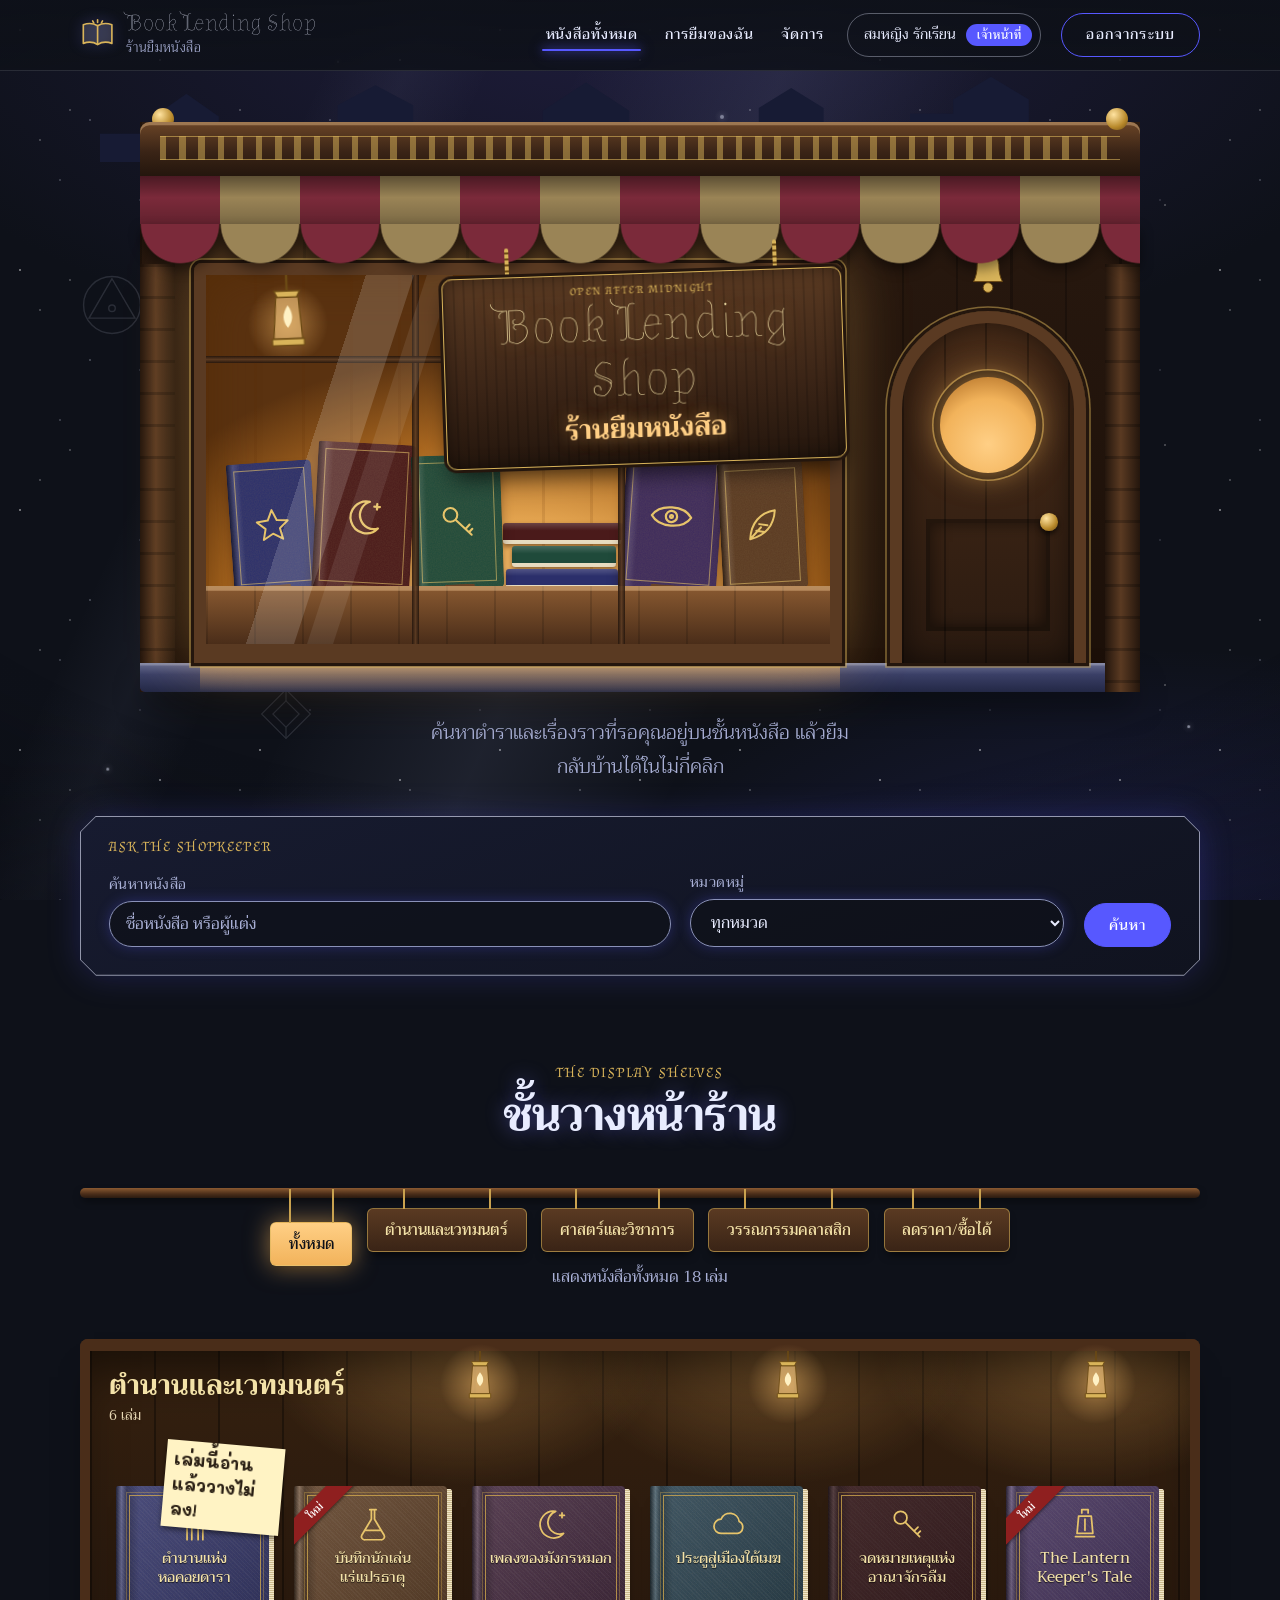
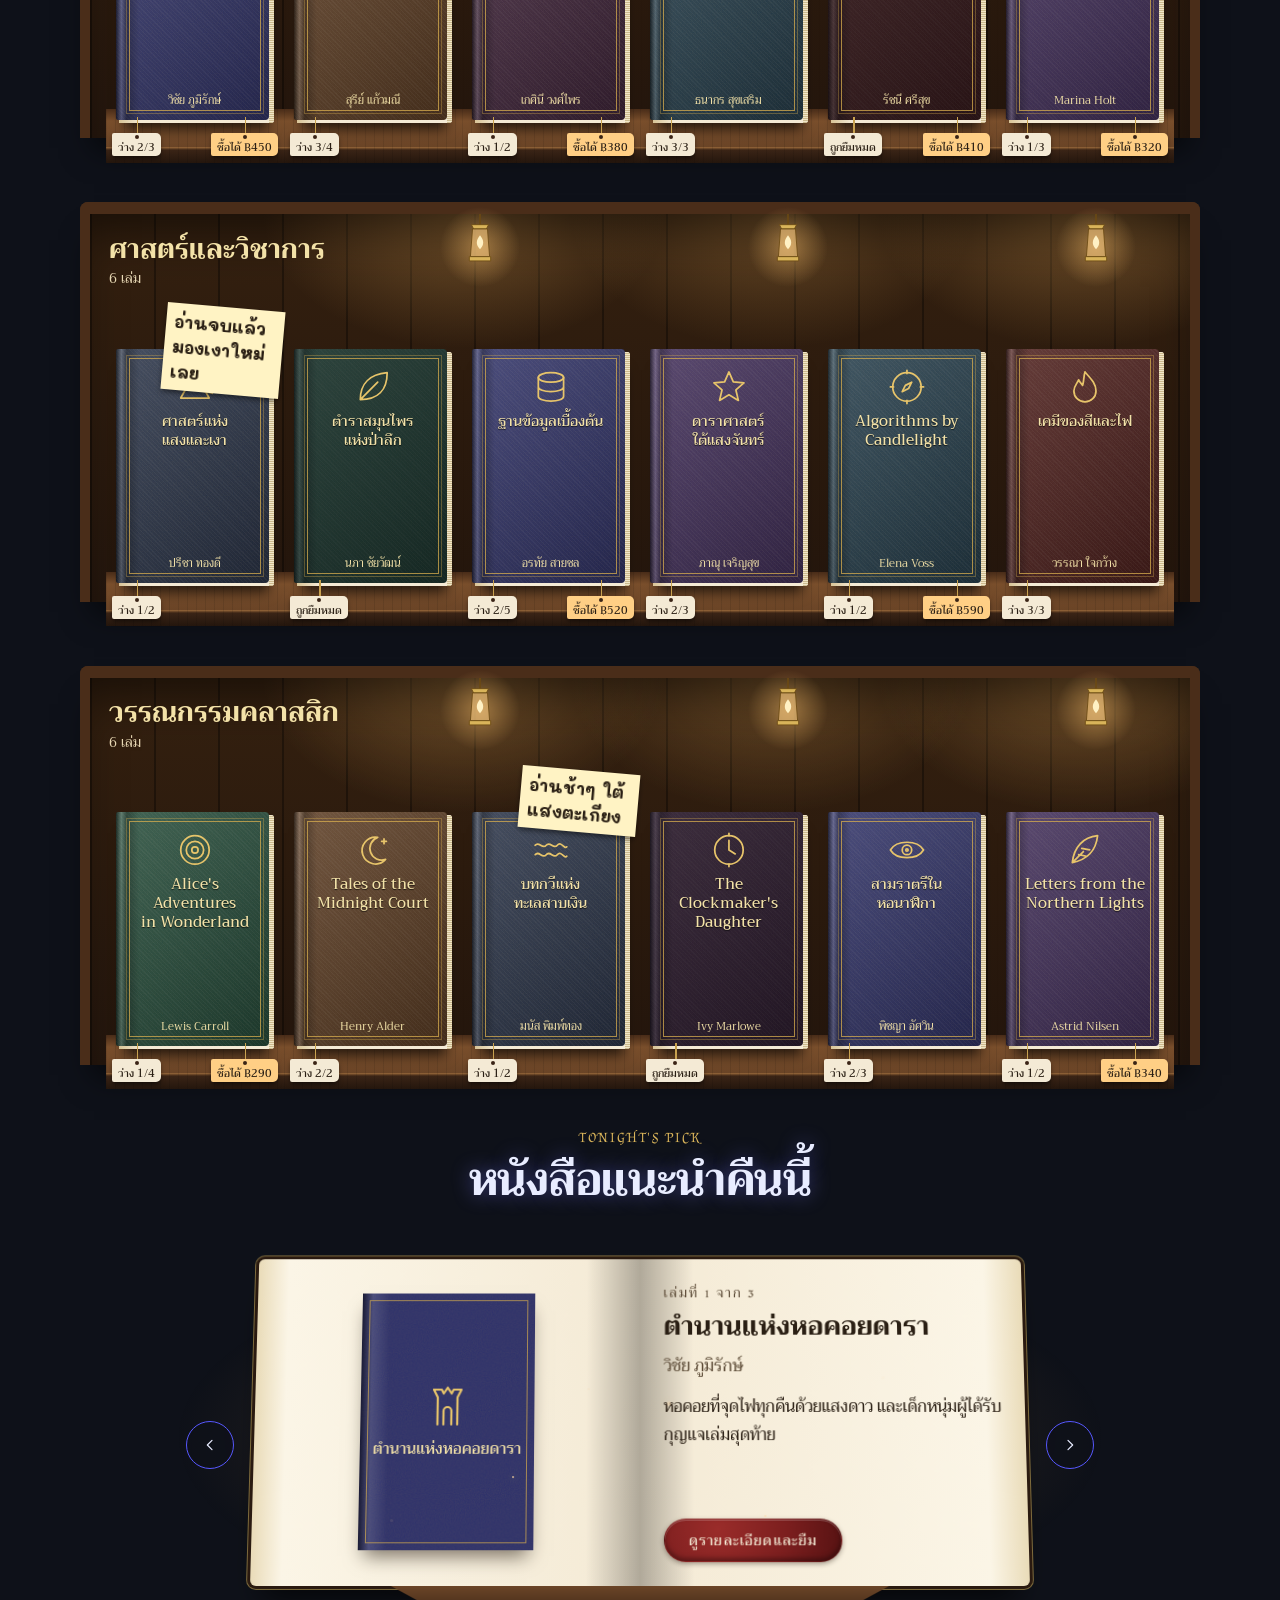
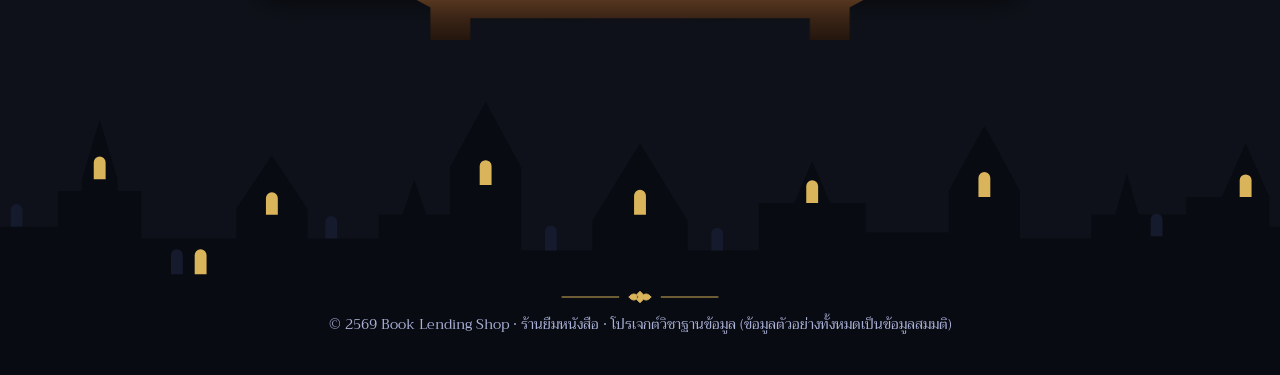
<file: index.html>
<!doctype html>
<html lang="th">
<head>
  <meta charset="utf-8">
  <title>Book Lending Shop</title>
  <meta http-equiv="refresh" content="0; url=prototype/index.html">
</head>
<body>
  <a href="prototype/index.html">เข้าสู่ร้าน Book Lending Shop</a>
</body>
</html>
</file>
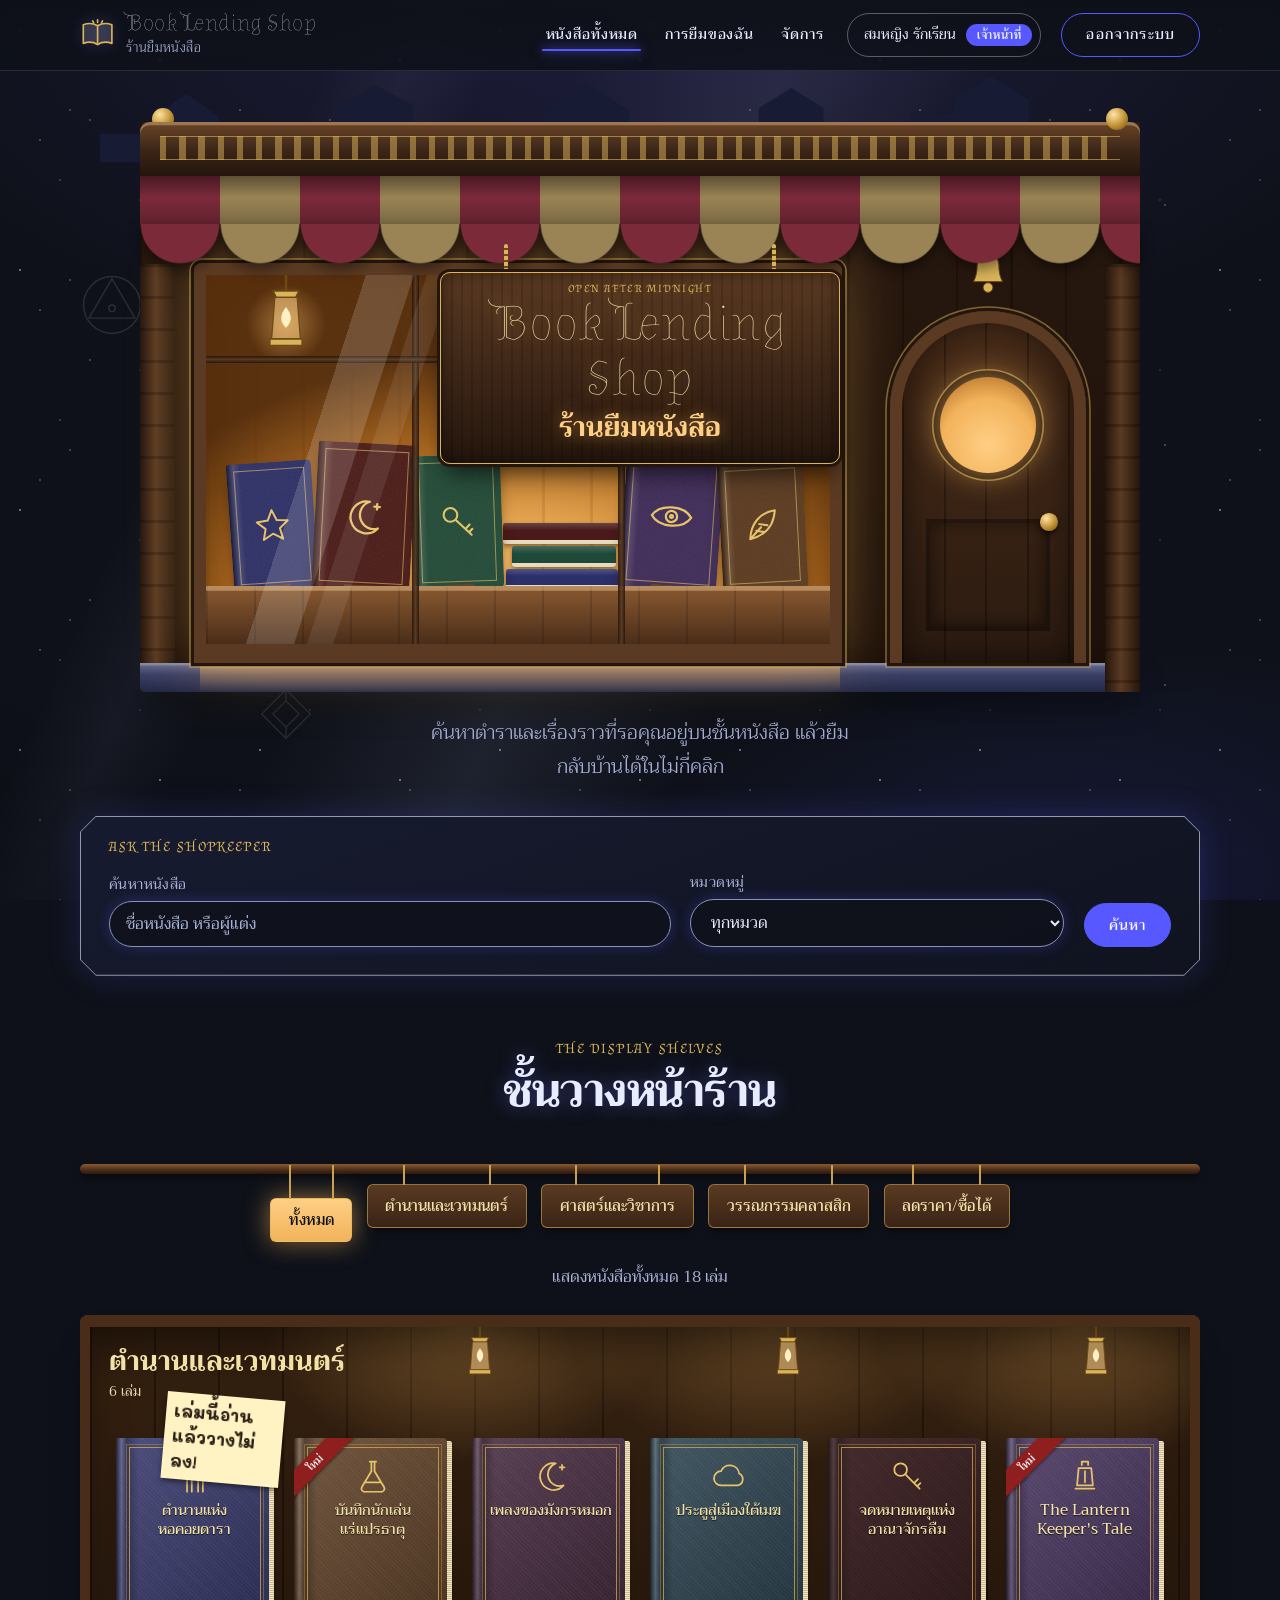
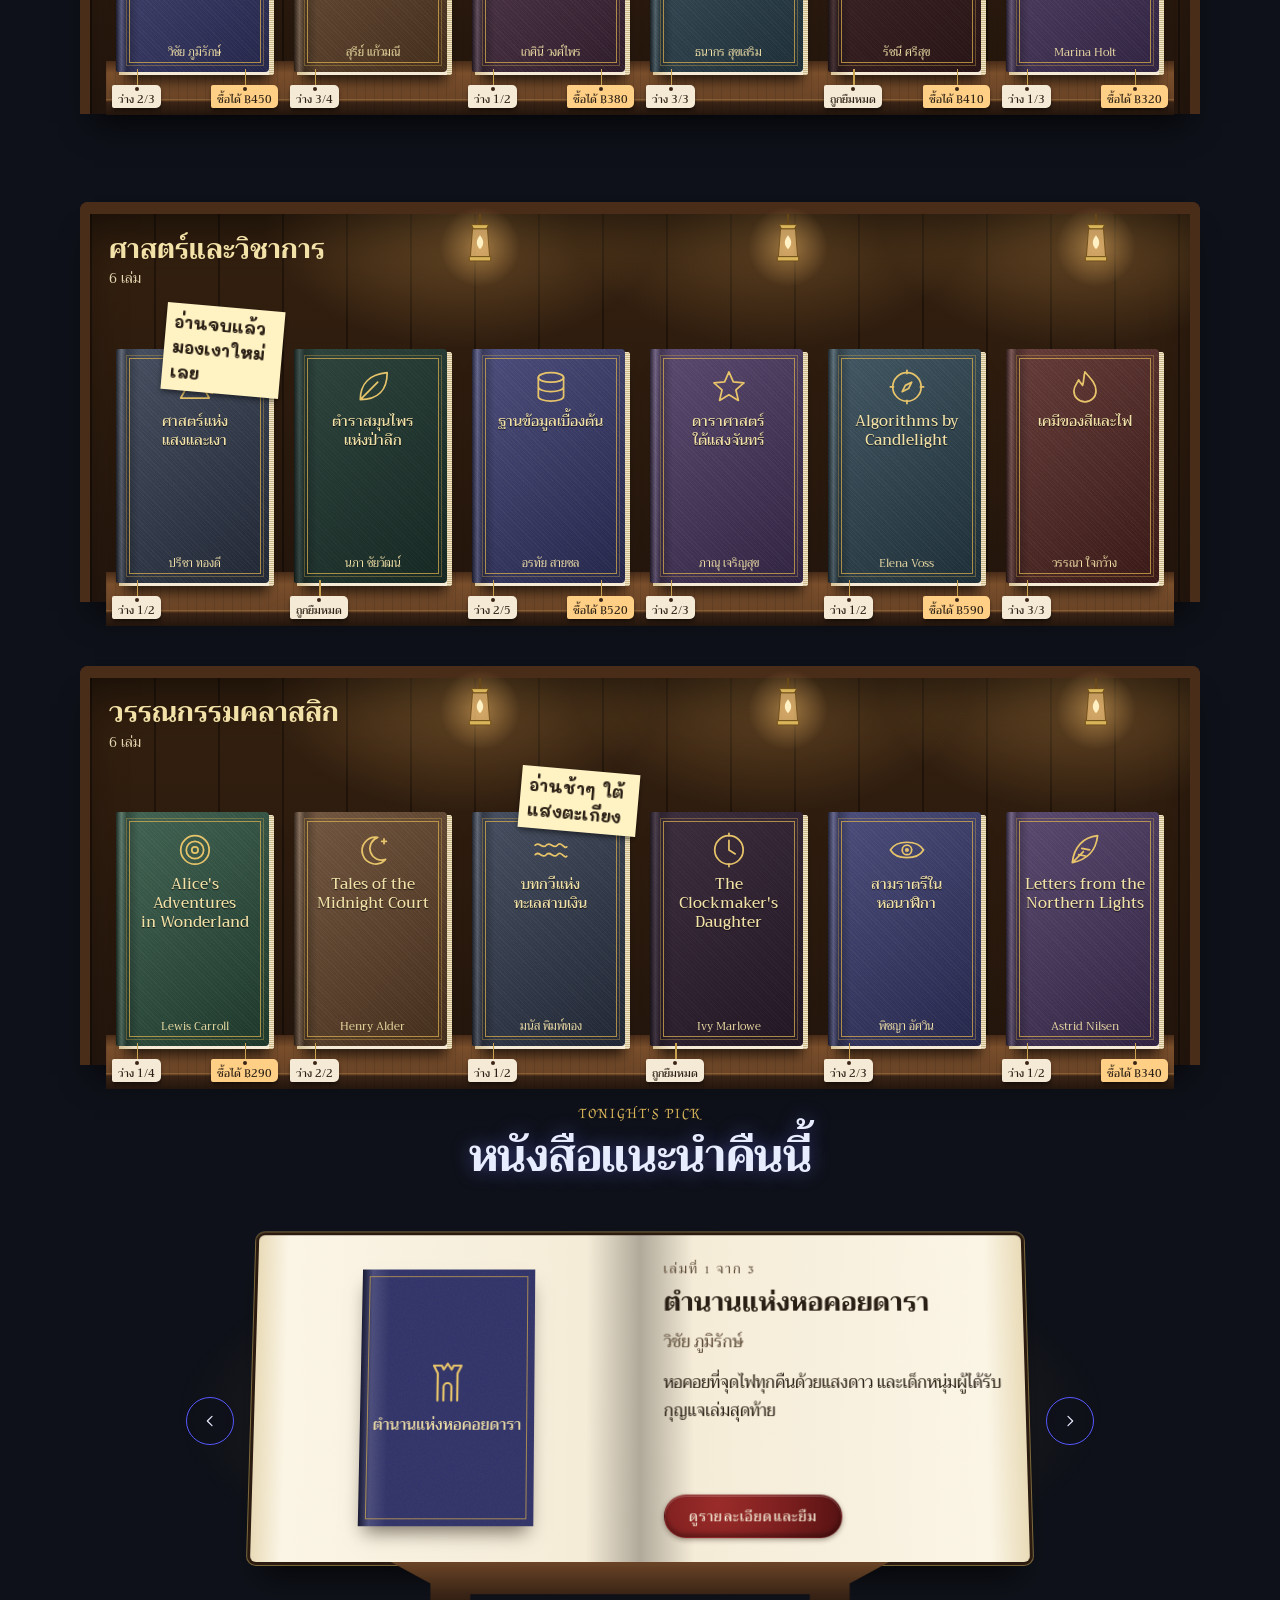
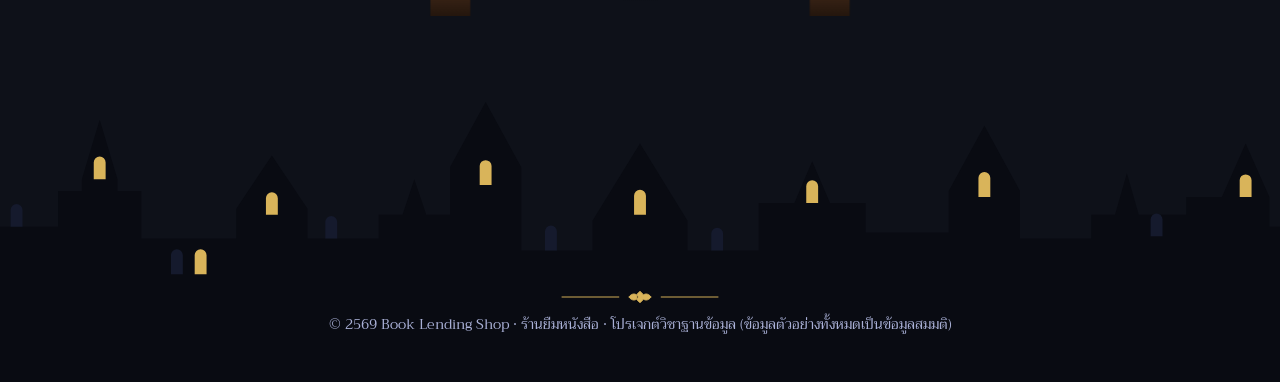
<file: prototype/index.html>
<!DOCTYPE html>
<html lang="th">
<head>
  <meta charset="utf-8">
  <meta name="viewport" content="width=device-width, initial-scale=1">
  <title>หนังสือทั้งหมด | Book Lending Shop</title>
  <link rel="preconnect" href="https://fonts.googleapis.com">
  <link rel="preconnect" href="https://fonts.gstatic.com" crossorigin>
  <link href="https://fonts.googleapis.com/css2?family=Almendra+Display&amp;family=Almendra+SC&amp;family=Mali:wght@400;600&amp;family=IM+Fell+English+SC&amp;family=Special+Elite&amp;family=Trirong:wght@300;400;500;700&amp;display=swap" rel="stylesheet">
  <link rel="stylesheet" href="../assets/css/style.css">
</head>
<body>
<!-- header start -->
<a class="skip-link" href="#main">ข้ามไปยังเนื้อหา</a>
<div class="atmos" aria-hidden="true">
  <div class="stars"></div><div class="stars stars--far"></div><div class="moonbeam"></div>
  <span class="mote" style="--x:8%;--s:3px;--t:38s;--d:-4s;--dx:30px"></span>
  <span class="mote" style="--x:18%;--s:2px;--t:46s;--d:-20s;--dx:-20px"></span>
  <span class="mote" style="--x:30%;--s:3px;--t:52s;--d:-33s;--dx:40px"></span>
  <span class="mote" style="--x:42%;--s:2px;--t:41s;--d:-9s;--dx:-30px"></span>
  <span class="mote" style="--x:55%;--s:4px;--t:58s;--d:-45s;--dx:20px"></span>
  <span class="mote" style="--x:66%;--s:2px;--t:44s;--d:-15s;--dx:50px"></span>
  <span class="mote" style="--x:76%;--s:3px;--t:49s;--d:-27s;--dx:-40px"></span>
  <span class="mote" style="--x:86%;--s:2px;--t:55s;--d:-38s;--dx:25px"></span>
  <span class="mote" style="--x:93%;--s:3px;--t:40s;--d:-6s;--dx:-15px"></span>
  <span class="mote" style="--x:24%;--s:2px;--t:60s;--d:-50s;--dx:35px"></span>
  <svg class="rune" style="--x:6%;--y:30%;--s:70px" viewBox="0 0 64 64"><circle cx="32" cy="32" r="26"/><path d="M32 8 53 44H11z"/><circle cx="32" cy="35" r="3"/></svg>
  <svg class="rune" style="--x:84%;--y:18%;--s:56px;animation-delay:-20s" viewBox="0 0 64 64"><path d="M32 6 54 19v26L32 58 10 45V19z"/><path d="M32 6v52M10 19l44 26M54 19 10 45"/></svg>
  <svg class="rune" style="--x:72%;--y:68%;--s:64px;animation-delay:-40s" viewBox="0 0 64 64"><path d="M40 8a24 24 0 1 0 0 48 18 18 0 1 1 0-48z"/><path d="M18 32h14M25 25v14"/></svg>
  <svg class="rune" style="--x:20%;--y:76%;--s:60px;animation-delay:-55s" viewBox="0 0 64 64"><path d="M32 6 58 32 32 58 6 32z"/><path d="M32 18 46 32 32 46 18 32z"/><path d="M32 6v12M32 46v12"/></svg>
</div>
<header class="site-header">
  <div class="container nav-bar">
    <a class="logo" href="index.html"><svg class="logo-mark" viewBox="0 0 32 32" aria-hidden="true"><path d="M16 8C12 5.5 7 5.5 3 7v17c4-1.5 9-1.5 13 1 4-2.5 9-2.5 13-1V7c-4-1.5-9-1.5-13 1z"/><path d="M16 8v17M16 2.5v2.5M11.5 3.5l1 1.8M20.5 3.5l-1 1.8"/></svg><span class="logo-text">Book Lending Shop<small>ร้านยืมหนังสือ</small></span></a>
    <button class="nav-toggle" type="button" aria-expanded="false" aria-controls="nav-menu" aria-label="เปิด/ปิดเมนู"><svg class="icon" viewBox="0 0 24 24" aria-hidden="true"><path d="M4 6h16M4 12h16M4 18h16"/></svg></button>
    <nav aria-label="เมนูหลัก">
      <ul class="nav-menu" id="nav-menu">
        <li><a href="index.html" aria-current="page">หนังสือทั้งหมด</a></li>
        <li><a href="my-loans.html">การยืมของฉัน</a></li>
        <li><a href="overdue.html">จัดการ</a></li>
        <li><span class="user-name">สมหญิง รักเรียน <span class="role-badge">เจ้าหน้าที่</span></span></li>
        <li><a class="btn btn-outline" href="login.html">ออกจากระบบ</a></li>
      </ul>
    </nav>
  </div>
</header>
<!-- header end -->

<main id="main">
  <svg class="sprite" width="0" height="0" aria-hidden="true" focusable="false"><defs>
  <symbol id="e-tower" viewBox="0 0 48 48"><path d="M14 44V16M34 44V16M14 16l-4-8h8l2 4 4-6 4 6 2-4h8l-4 8M20 44V30a4 4 0 0 1 8 0v14"/></symbol>
  <symbol id="e-potion" viewBox="0 0 48 48"><path d="M20 6h8M22 6v12L10 38a4 4 0 0 0 4 6h20a4 4 0 0 0 4-6L26 18V6M14 32h20"/></symbol>
  <symbol id="e-moon" viewBox="0 0 48 48"><path d="M30 8a17 17 0 1 0 10 28A14 14 0 0 1 30 8zM38 10v6M35 13h6"/></symbol>
  <symbol id="e-cloud" viewBox="0 0 48 48"><path d="M14 36a9 9 0 0 1 0-18 12 12 0 0 1 23 3 8 8 0 0 1-2 15z"/></symbol>
  <symbol id="e-key" viewBox="0 0 48 48"><circle cx="16" cy="16" r="8"/><path d="M22 22 40 40M33 33l5-5M37 37l4-4"/></symbol>
  <symbol id="e-lantern" viewBox="0 0 48 48"><path d="M20 10V6h8v4M16 14h16l2 22H14zM12 40h24M24 18v14"/></symbol>
  <symbol id="e-prism" viewBox="0 0 48 48"><path d="M24 6 42 38H6zM2 26l15-2M27 24l19-8M28 28l18 4"/></symbol>
  <symbol id="e-leaf" viewBox="0 0 48 48"><path d="M8 40C8 20 20 8 42 6 42 28 30 40 8 40zM8 40 30 18"/></symbol>
  <symbol id="e-database" viewBox="0 0 48 48"><ellipse cx="24" cy="12" rx="16" ry="6"/><path d="M8 12v24c0 3.3 7 6 16 6s16-2.7 16-6V12M8 24c0 3.3 7 6 16 6s16-2.7 16-6"/></symbol>
  <symbol id="e-star" viewBox="0 0 48 48"><path d="M24 5l5.5 12.5 13.5 1.3-10.2 9 3.1 13.2L24 34 12.1 41l3.1-13.2-10.2-9 13.5-1.3z"/></symbol>
  <symbol id="e-compass" viewBox="0 0 48 48"><circle cx="24" cy="24" r="18"/><path d="M30 18l-4 8-8 4 4-8zM24 3v4M24 41v4M3 24h4M41 24h4"/></symbol>
  <symbol id="e-flame" viewBox="0 0 48 48"><path d="M24 5c8 9 14 15 14 24a14 14 0 0 1-28 0c0-6 4-9 6-14 2 4 4 5 5 7 2-6 1-10 3-17z"/></symbol>
  <symbol id="e-spiral" viewBox="0 0 48 48"><circle cx="24" cy="24" r="18"/><circle cx="24" cy="24" r="11"/><circle cx="24" cy="24" r="4"/></symbol>
  <symbol id="e-wave" viewBox="0 0 48 48"><path d="M4 18c5-6 9 6 14 0s9 6 14 0 9 6 12 2M4 30c5-6 9 6 14 0s9 6 14 0 9 6 12 2"/></symbol>
  <symbol id="e-clock" viewBox="0 0 48 48"><circle cx="24" cy="24" r="18"/><path d="M24 12v12l8 5M24 3v3M24 42v3"/></symbol>
  <symbol id="e-eye" viewBox="0 0 48 48"><path d="M3 24C11 11 37 11 45 24 37 37 11 37 3 24z"/><circle cx="24" cy="24" r="6"/><circle cx="24" cy="24" r="1.5"/></symbol>
  <symbol id="e-feather" viewBox="0 0 48 48"><path d="M40 6C22 8 10 20 8 40M40 6C38 24 28 36 8 40M8 40 22 26M20 22l10 2M16 30l10 2"/></symbol>
</defs></svg>
  <div class="container">
    <section class="hero" id="hero" aria-labelledby="hero-title">
      <div class="shop" id="shop">
        <svg class="px-roofs" viewBox="0 0 1000 160" preserveAspectRatio="none" aria-hidden="true"><path d="M0 160V110h50V80l30-40 30 40v30h70V90h40V60l35-35 35 35v30h60v30h60V70l40-50 40 50v50h70V95h50V65l30-35 30 35v30h80v-20h40V50l35-40 35 40v70h90v40z"/><path class="win" d="M70 120v-14a6 6 0 0 1 12 0v14zM300 130v-14a6 6 0 0 1 12 0v14zM560 128v-14a6 6 0 0 1 12 0v14zM820 120v-14a6 6 0 0 1 12 0v14z"/></svg>
        <div class="facade">
          <div class="roof" aria-hidden="true"><div class="fascia"></div><div class="awning"></div></div>
          <div class="sign"><div class="sign-swing"><span class="chain"></span><span class="chain"></span>
            <div class="board"><p class="eyebrow">OPEN AFTER MIDNIGHT</p><h1 id="hero-title"><span class="h1-latin">Book Lending Shop</span><span class="h1-th">ร้านยืมหนังสือ</span></h1></div></div></div>
          <div class="front">
            <div class="shop-window" aria-hidden="true">
              <div class="win-back"></div>
              <span class="win-lantern" style="--x:9%;--d:0s"><svg viewBox="0 0 30 56" aria-hidden="true"><path d="M15 0v12" class="ln"/><path d="M9 14h12l2-4H7z" class="lg"/><path d="M8 14h14l2 26H6z" class="lg lg-glass"/><path class="lf" d="M15 20c4 5 4 9 0 13-4-4-4-8 0-13z"/><path d="M5 40h20v4H5z" class="lg"/></svg></span><span class="win-lantern" style="--x:88%;--d:-2.2s"><svg viewBox="0 0 30 56" aria-hidden="true"><path d="M15 0v12" class="ln"/><path d="M9 14h12l2-4H7z" class="lg"/><path d="M8 14h14l2 26H6z" class="lg lg-glass"/><path class="lf" d="M15 20c4 5 4 9 0 13-4-4-4-8 0-13z"/><path d="M5 40h20v4H5z" class="lg"/></svg></span>
              <div class="display"><span class="mini" style="--c:#2b2f6b;--r:-4deg;--k:1"><svg class="emb" viewBox="0 0 48 48" aria-hidden="true"><use href="#e-star"/></svg></span><span class="mini" style="--c:#4a1a1a;--r:3deg;--k:1.15"><svg class="emb" viewBox="0 0 48 48" aria-hidden="true"><use href="#e-moon"/></svg></span><span class="mini" style="--c:#1f4a3a;--r:-2deg;--k:1.05"><svg class="emb" viewBox="0 0 48 48" aria-hidden="true"><use href="#e-key"/></svg></span><span class="stack"><i style="--c:#4a1a1a;--w:7.5em"></i><i style="--c:#1f4a3a;--w:6.5em;--o:.6em"></i><i style="--c:#2b2f6b;--w:7em;--o:.2em"></i></span><span class="mini" style="--c:#3d2a5c;--r:4deg;--k:1.15"><svg class="emb" viewBox="0 0 48 48" aria-hidden="true"><use href="#e-eye"/></svg></span><span class="mini" style="--c:#5a3a22;--r:-3deg;--k:1"><svg class="emb" viewBox="0 0 48 48" aria-hidden="true"><use href="#e-feather"/></svg></span></div>
              <div class="win-floor"></div>
              <span class="mullion mullion--v" style="--x:33%"></span><span class="mullion mullion--v" style="--x:66%"></span><span class="mullion mullion--h"></span>
            </div>
            <a class="door" href="#shelves" aria-label="เข้าร้าน ไปที่ชั้นหนังสือ">
              <svg class="bell" viewBox="0 0 40 52" aria-hidden="true"><path d="M20 0v10" class="ln"/><path d="M8 38c2-4 3-8 3-14a9 9 0 0 1 18 0c0 6 1 10 3 14z" class="lg"/><circle cx="20" cy="43" r="4" class="lg"/></svg>
              <span class="ting" aria-hidden="true">ติ๊ง</span><span class="door-inset" aria-hidden="true"></span>
            </a>
          </div>
          <div class="step" aria-hidden="true"></div>
        </div>
      </div>
      <p class="tagline">ค้นหาตำราและเรื่องราวที่รอคุณอยู่บนชั้นหนังสือ แล้วยืมกลับบ้านได้ในไม่กี่คลิก</p>
    </section>

    <form class="ask frame-silver reveal" action="index.html" method="get" aria-label="ค้นหาหนังสือ">
      <!-- ฟอร์ม GET จริงจะส่ง ?q=...&category=... ให้ PHP กรองด้วย WHERE ... LIKE ส่วนหน้านี้กรองสดในเบราว์เซอร์ (progressive enhancement) -->
      <p class="eyebrow">Ask the shopkeeper</p>
      <div class="field">
        <label for="q">ค้นหาหนังสือ</label>
        <input type="text" id="q" name="q" placeholder="ชื่อหนังสือ หรือผู้แต่ง" autocomplete="off">
      </div>
      <div class="field">
        <label for="category">หมวดหมู่</label>
        <select id="category" name="category"><option value="">ทุกหมวด</option><option>นิยายแฟนตาซี</option><option>วิทยาศาสตร์</option><option>ประวัติศาสตร์</option><option>วรรณกรรมคลาสสิก</option><option>คอมพิวเตอร์</option></select>
      </div>
      <button type="submit" class="btn btn-primary btn-magic">ค้นหา</button>
    </form>

    <div class="section-head reveal">
      <p class="eyebrow">The Display Shelves</p>
      <h2 id="catalogue-title">ชั้นวางหน้าร้าน</h2>
    </div>
    <!-- ป้ายหมวดเป็น progressive enhancement: PHP จริงกรองด้วย GET เช่น index.php?group=myth ส่วนนี้ซ่อน/แสดงฝั่งเบราว์เซอร์ -->
    <div class="sign-rail reveal" role="group" aria-label="เลือกหมวดหนังสือ"><button type="button" class="sign-tab" data-filter="all" aria-pressed="true">ทั้งหมด</button><button type="button" class="sign-tab" data-filter="myth" aria-pressed="false">ตำนานและเวทมนตร์</button><button type="button" class="sign-tab" data-filter="science" aria-pressed="false">ศาสตร์และวิชาการ</button><button type="button" class="sign-tab" data-filter="classic" aria-pressed="false">วรรณกรรมคลาสสิก</button><button type="button" class="sign-tab" data-filter="sale" aria-pressed="false">ลดราคา/ซื้อได้</button></div>
    <p class="shelf-status" id="status" aria-live="polite">แสดงหนังสือทั้งหมด 18 เล่ม</p>

    <div id="shelves">
      <section class="shelf-row reveal" data-group="myth" aria-labelledby="shelf-1">
        <div class="lanterns" aria-hidden="true"><span class="lantern" style="--x:34%;--d:0s"><svg viewBox="0 0 30 56" aria-hidden="true"><path d="M15 0v12" class="ln"/><path d="M9 14h12l2-4H7z" class="lg"/><path d="M8 14h14l2 26H6z" class="lg lg-glass"/><path class="lf" d="M15 20c4 5 4 9 0 13-4-4-4-8 0-13z"/><path d="M5 40h20v4H5z" class="lg"/></svg></span><span class="lantern" style="--x:62%;--d:-1.7s"><svg viewBox="0 0 30 56" aria-hidden="true"><path d="M15 0v12" class="ln"/><path d="M9 14h12l2-4H7z" class="lg"/><path d="M8 14h14l2 26H6z" class="lg lg-glass"/><path class="lf" d="M15 20c4 5 4 9 0 13-4-4-4-8 0-13z"/><path d="M5 40h20v4H5z" class="lg"/></svg></span><span class="lantern" style="--x:90%;--d:-3.1s"><svg viewBox="0 0 30 56" aria-hidden="true"><path d="M15 0v12" class="ln"/><path d="M9 14h12l2-4H7z" class="lg"/><path d="M8 14h14l2 26H6z" class="lg lg-glass"/><path class="lf" d="M15 20c4 5 4 9 0 13-4-4-4-8 0-13z"/><path d="M5 40h20v4H5z" class="lg"/></svg></span></div>
        <header class="shelf-head"><h2 id="shelf-1">ตำนานและเวทมนตร์</h2><p class="row-count">6 เล่ม</p></header>
        <ul class="books">
          <li style="--i:0"><button type="button" class="book" style="--c:#2b2f6b" aria-label="ตำนานแห่งหอคอยดารา — วิชัย ภูมิรักษ์ (ว่าง 2 จาก 3 เล่ม, ซื้อได้ ฿450)" data-title="ตำนานแห่งหอคอยดารา" data-author="วิชัย ภูมิรักษ์" data-category="นิยายแฟนตาซี" data-available="2" data-total="3" data-sale="450" data-blurb="หอคอยที่จุดไฟทุกคืนด้วยแสงดาว และเด็กหนุ่มผู้ได้รับกุญแจเล่มสุดท้าย" data-pick><span class="pages"></span><span class="face"><svg class="emb" viewBox="0 0 48 48" aria-hidden="true"><use href="#e-tower"/></svg><span class="c-title">ตำนานแห่งหอคอยดารา</span><span class="c-author">วิชัย ภูมิรักษ์</span></span></button><span class="hang" aria-hidden="true"><span class="hang-tag"><i>ว่าง 2/3</i></span><span class="hang-tag hang-tag--sale"><i>ซื้อได้ ฿450</i></span></span><span class="note" aria-hidden="true">เล่มนี้อ่านแล้ววางไม่ลง!</span></li>
          <li style="--i:1"><button type="button" class="book" style="--c:#5a3a22" aria-label="บันทึกนักเล่นแร่แปรธาตุ — สุรีย์ แก้วมณี (ว่าง 3 จาก 4 เล่ม)" data-title="บันทึกนักเล่นแร่แปรธาตุ" data-author="สุรีย์ แก้วมณี" data-category="ประวัติศาสตร์" data-available="3" data-total="4" data-blurb="สมุดจดสูตรและความล้มเหลวของนักเล่นแร่ตลอดสามสิบปี"><span class="pages"></span><span class="face"><svg class="emb" viewBox="0 0 48 48" aria-hidden="true"><use href="#e-potion"/></svg><span class="c-title">บันทึกนักเล่นแร่แปรธาตุ</span><span class="c-author">สุรีย์ แก้วมณี</span><span class="ribbon-new">ใหม่</span></span></button><span class="hang" aria-hidden="true"><span class="hang-tag"><i>ว่าง 3/4</i></span></span></li>
          <li style="--i:2"><button type="button" class="book" style="--c:#3b1f3a" aria-label="เพลงของมังกรหมอก — เกศินี วงศ์ไพร (ว่าง 1 จาก 2 เล่ม, ซื้อได้ ฿380)" data-title="เพลงของมังกรหมอก" data-author="เกศินี วงศ์ไพร" data-category="นิยายแฟนตาซี" data-available="1" data-total="2" data-sale="380" data-blurb="มังกรตัวเล็กที่ร้องเพลงเรียกหมอกมาปกคลุมหุบเขา" data-pick><span class="pages"></span><span class="face"><svg class="emb" viewBox="0 0 48 48" aria-hidden="true"><use href="#e-moon"/></svg><span class="c-title">เพลงของมังกรหมอก</span><span class="c-author">เกศินี วงศ์ไพร</span></span></button><span class="hang" aria-hidden="true"><span class="hang-tag"><i>ว่าง 1/2</i></span><span class="hang-tag hang-tag--sale"><i>ซื้อได้ ฿380</i></span></span></li>
          <li style="--i:3"><button type="button" class="book" style="--c:#1f3b4d" aria-label="ประตูสู่เมืองใต้เมฆ — ธนากร สุขเสริม (ว่าง 3 จาก 3 เล่ม)" data-title="ประตูสู่เมืองใต้เมฆ" data-author="ธนากร สุขเสริม" data-category="นิยายแฟนตาซี" data-available="3" data-total="3" data-blurb="บันไดวนที่ไม่มีที่สิ้นสุดพาเด็กสามคนขึ้นไปสู่เมืองลอยฟ้า"><span class="pages"></span><span class="face"><svg class="emb" viewBox="0 0 48 48" aria-hidden="true"><use href="#e-cloud"/></svg><span class="c-title">ประตูสู่เมืองใต้เมฆ</span><span class="c-author">ธนากร สุขเสริม</span></span></button><span class="hang" aria-hidden="true"><span class="hang-tag"><i>ว่าง 3/3</i></span></span></li>
          <li style="--i:4"><button type="button" class="book is-out" style="--c:#4a1a1a" aria-label="จดหมายเหตุแห่งอาณาจักรลืม — รัชนี ศรีสุข (ถูกยืมหมด, ซื้อได้ ฿410)" data-title="จดหมายเหตุแห่งอาณาจักรลืม" data-author="รัชนี ศรีสุข" data-category="ประวัติศาสตร์" data-available="0" data-total="2" data-sale="410" data-blurb="บันทึกของอาณาจักรที่แผนที่ไม่เคยกล่าวถึง"><span class="pages"></span><span class="face"><svg class="emb" viewBox="0 0 48 48" aria-hidden="true"><use href="#e-key"/></svg><span class="c-title">จดหมายเหตุแห่งอาณาจักรลืม</span><span class="c-author">รัชนี ศรีสุข</span></span></button><span class="hang" aria-hidden="true"><span class="hang-tag"><i>ถูกยืมหมด</i></span><span class="hang-tag hang-tag--sale"><i>ซื้อได้ ฿410</i></span></span></li>
          <li style="--i:5"><button type="button" class="book" style="--c:#3d2a5c" aria-label="The Lantern Keeper&#x27;s Tale — Marina Holt (ว่าง 1 จาก 3 เล่ม, ซื้อได้ ฿320)" data-title="The Lantern Keeper&#x27;s Tale" data-author="Marina Holt" data-category="นิยายแฟนตาซี" data-available="1" data-total="3" data-sale="320" data-blurb="A keeper of lanterns follows a light that moves against the wind."><span class="pages"></span><span class="face"><svg class="emb" viewBox="0 0 48 48" aria-hidden="true"><use href="#e-lantern"/></svg><span class="c-title">The Lantern Keeper&#x27;s Tale</span><span class="c-author">Marina Holt</span><span class="ribbon-new">ใหม่</span></span></button><span class="hang" aria-hidden="true"><span class="hang-tag"><i>ว่าง 1/3</i></span><span class="hang-tag hang-tag--sale"><i>ซื้อได้ ฿320</i></span></span></li>
        </ul>
      </section>
      <section class="shelf-row reveal" data-group="science" aria-labelledby="shelf-2">
        <div class="lanterns" aria-hidden="true"><span class="lantern" style="--x:34%;--d:0s"><svg viewBox="0 0 30 56" aria-hidden="true"><path d="M15 0v12" class="ln"/><path d="M9 14h12l2-4H7z" class="lg"/><path d="M8 14h14l2 26H6z" class="lg lg-glass"/><path class="lf" d="M15 20c4 5 4 9 0 13-4-4-4-8 0-13z"/><path d="M5 40h20v4H5z" class="lg"/></svg></span><span class="lantern" style="--x:62%;--d:-1.7s"><svg viewBox="0 0 30 56" aria-hidden="true"><path d="M15 0v12" class="ln"/><path d="M9 14h12l2-4H7z" class="lg"/><path d="M8 14h14l2 26H6z" class="lg lg-glass"/><path class="lf" d="M15 20c4 5 4 9 0 13-4-4-4-8 0-13z"/><path d="M5 40h20v4H5z" class="lg"/></svg></span><span class="lantern" style="--x:90%;--d:-3.1s"><svg viewBox="0 0 30 56" aria-hidden="true"><path d="M15 0v12" class="ln"/><path d="M9 14h12l2-4H7z" class="lg"/><path d="M8 14h14l2 26H6z" class="lg lg-glass"/><path class="lf" d="M15 20c4 5 4 9 0 13-4-4-4-8 0-13z"/><path d="M5 40h20v4H5z" class="lg"/></svg></span></div>
        <header class="shelf-head"><h2 id="shelf-2">ศาสตร์และวิชาการ</h2><p class="row-count">6 เล่ม</p></header>
        <ul class="books">
          <li style="--i:0"><button type="button" class="book" style="--c:#243049" aria-label="ศาสตร์แห่งแสงและเงา — ปรีชา ทองดี (ว่าง 1 จาก 2 เล่ม)" data-title="ศาสตร์แห่งแสงและเงา" data-author="ปรีชา ทองดี" data-category="วิทยาศาสตร์" data-available="1" data-total="2" data-blurb="ทำไมเงาจึงยาวขึ้นยามเย็น และแสงเดินทางอย่างไร"><span class="pages"></span><span class="face"><svg class="emb" viewBox="0 0 48 48" aria-hidden="true"><use href="#e-prism"/></svg><span class="c-title">ศาสตร์แห่งแสงและเงา</span><span class="c-author">ปรีชา ทองดี</span></span></button><span class="hang" aria-hidden="true"><span class="hang-tag"><i>ว่าง 1/2</i></span></span><span class="note" aria-hidden="true">อ่านจบแล้วมองเงาใหม่เลย</span></li>
          <li style="--i:1"><button type="button" class="book is-out" style="--c:#1f4a3a" aria-label="ตำราสมุนไพรแห่งป่าลึก — นภา ชัยวัฒน์ (ถูกยืมหมด)" data-title="ตำราสมุนไพรแห่งป่าลึก" data-author="นภา ชัยวัฒน์" data-category="วิทยาศาสตร์" data-available="0" data-total="2" data-blurb="ภาพวาดมือของพืชสมุนไพรกว่าร้อยชนิด พร้อมวิธีสังเกต"><span class="pages"></span><span class="face"><svg class="emb" viewBox="0 0 48 48" aria-hidden="true"><use href="#e-leaf"/></svg><span class="c-title">ตำราสมุนไพรแห่งป่าลึก</span><span class="c-author">นภา ชัยวัฒน์</span></span></button><span class="hang" aria-hidden="true"><span class="hang-tag"><i>ถูกยืมหมด</i></span></span></li>
          <li style="--i:2"><button type="button" class="book" style="--c:#2b2f6b" aria-label="ฐานข้อมูลเบื้องต้น — อรทัย สายชล (ว่าง 2 จาก 5 เล่ม, ซื้อได้ ฿520)" data-title="ฐานข้อมูลเบื้องต้น" data-author="อรทัย สายชล" data-category="คอมพิวเตอร์" data-available="2" data-total="5" data-sale="520" data-blurb="ตาราง คีย์ และคำสั่ง SQL แรกๆ สำหรับผู้เริ่มต้น"><span class="pages"></span><span class="face"><svg class="emb" viewBox="0 0 48 48" aria-hidden="true"><use href="#e-database"/></svg><span class="c-title">ฐานข้อมูลเบื้องต้น</span><span class="c-author">อรทัย สายชล</span></span></button><span class="hang" aria-hidden="true"><span class="hang-tag"><i>ว่าง 2/5</i></span><span class="hang-tag hang-tag--sale"><i>ซื้อได้ ฿520</i></span></span></li>
          <li style="--i:3"><button type="button" class="book" style="--c:#3d2a5c" aria-label="ดาราศาสตร์ใต้แสงจันทร์ — ภาณุ เจริญสุข (ว่าง 2 จาก 3 เล่ม)" data-title="ดาราศาสตร์ใต้แสงจันทร์" data-author="ภาณุ เจริญสุข" data-category="วิทยาศาสตร์" data-available="2" data-total="3" data-blurb="คู่มือดูดาวด้วยตาเปล่าในคืนที่พระจันทร์เต็มดวง" data-pick><span class="pages"></span><span class="face"><svg class="emb" viewBox="0 0 48 48" aria-hidden="true"><use href="#e-star"/></svg><span class="c-title">ดาราศาสตร์ใต้แสงจันทร์</span><span class="c-author">ภาณุ เจริญสุข</span></span></button><span class="hang" aria-hidden="true"><span class="hang-tag"><i>ว่าง 2/3</i></span></span></li>
          <li style="--i:4"><button type="button" class="book" style="--c:#1f3b4d" aria-label="Algorithms by Candlelight — Elena Voss (ว่าง 1 จาก 2 เล่ม, ซื้อได้ ฿590)" data-title="Algorithms by Candlelight" data-author="Elena Voss" data-category="คอมพิวเตอร์" data-available="1" data-total="2" data-sale="590" data-blurb="Sorting, searching and other small spells for the curious coder."><span class="pages"></span><span class="face"><svg class="emb" viewBox="0 0 48 48" aria-hidden="true"><use href="#e-compass"/></svg><span class="c-title">Algorithms by Candlelight</span><span class="c-author">Elena Voss</span></span></button><span class="hang" aria-hidden="true"><span class="hang-tag"><i>ว่าง 1/2</i></span><span class="hang-tag hang-tag--sale"><i>ซื้อได้ ฿590</i></span></span></li>
          <li style="--i:5"><button type="button" class="book" style="--c:#4a1a1a" aria-label="เคมีของสีและไฟ — วรรณา ใจกว้าง (ว่าง 3 จาก 3 เล่ม)" data-title="เคมีของสีและไฟ" data-author="วรรณา ใจกว้าง" data-category="วิทยาศาสตร์" data-available="3" data-total="3" data-blurb="ทำไมดอกไม้ไฟจึงมีหลายสี และสีย้อมผ้าทำมาจากอะไร"><span class="pages"></span><span class="face"><svg class="emb" viewBox="0 0 48 48" aria-hidden="true"><use href="#e-flame"/></svg><span class="c-title">เคมีของสีและไฟ</span><span class="c-author">วรรณา ใจกว้าง</span></span></button><span class="hang" aria-hidden="true"><span class="hang-tag"><i>ว่าง 3/3</i></span></span></li>
        </ul>
      </section>
      <section class="shelf-row reveal" data-group="classic" aria-labelledby="shelf-3">
        <div class="lanterns" aria-hidden="true"><span class="lantern" style="--x:34%;--d:0s"><svg viewBox="0 0 30 56" aria-hidden="true"><path d="M15 0v12" class="ln"/><path d="M9 14h12l2-4H7z" class="lg"/><path d="M8 14h14l2 26H6z" class="lg lg-glass"/><path class="lf" d="M15 20c4 5 4 9 0 13-4-4-4-8 0-13z"/><path d="M5 40h20v4H5z" class="lg"/></svg></span><span class="lantern" style="--x:62%;--d:-1.7s"><svg viewBox="0 0 30 56" aria-hidden="true"><path d="M15 0v12" class="ln"/><path d="M9 14h12l2-4H7z" class="lg"/><path d="M8 14h14l2 26H6z" class="lg lg-glass"/><path class="lf" d="M15 20c4 5 4 9 0 13-4-4-4-8 0-13z"/><path d="M5 40h20v4H5z" class="lg"/></svg></span><span class="lantern" style="--x:90%;--d:-3.1s"><svg viewBox="0 0 30 56" aria-hidden="true"><path d="M15 0v12" class="ln"/><path d="M9 14h12l2-4H7z" class="lg"/><path d="M8 14h14l2 26H6z" class="lg lg-glass"/><path class="lf" d="M15 20c4 5 4 9 0 13-4-4-4-8 0-13z"/><path d="M5 40h20v4H5z" class="lg"/></svg></span></div>
        <header class="shelf-head"><h2 id="shelf-3">วรรณกรรมคลาสสิก</h2><p class="row-count">6 เล่ม</p></header>
        <ul class="books">
          <li style="--i:0"><button type="button" class="book" style="--c:#1f4a3a" aria-label="Alice&#x27;s Adventures in Wonderland — Lewis Carroll (ว่าง 1 จาก 4 เล่ม, ซื้อได้ ฿290)" data-title="Alice&#x27;s Adventures in Wonderland" data-author="Lewis Carroll" data-category="วรรณกรรมคลาสสิก" data-available="1" data-total="4" data-sale="290" data-blurb="หลุมกระต่ายที่พาเด็กหญิงไปพบโลกที่กลับหัวกลับหาง"><span class="pages"></span><span class="face"><svg class="emb" viewBox="0 0 48 48" aria-hidden="true"><use href="#e-spiral"/></svg><span class="c-title">Alice&#x27;s Adventures in Wonderland</span><span class="c-author">Lewis Carroll</span></span></button><span class="hang" aria-hidden="true"><span class="hang-tag"><i>ว่าง 1/4</i></span><span class="hang-tag hang-tag--sale"><i>ซื้อได้ ฿290</i></span></span></li>
          <li style="--i:1"><button type="button" class="book" style="--c:#5a3a22" aria-label="Tales of the Midnight Court — Henry Alder (ว่าง 2 จาก 2 เล่ม)" data-title="Tales of the Midnight Court" data-author="Henry Alder" data-category="วรรณกรรมคลาสสิก" data-available="2" data-total="2" data-blurb="Stories whispered between the last clock chime and dawn."><span class="pages"></span><span class="face"><svg class="emb" viewBox="0 0 48 48" aria-hidden="true"><use href="#e-moon"/></svg><span class="c-title">Tales of the Midnight Court</span><span class="c-author">Henry Alder</span></span></button><span class="hang" aria-hidden="true"><span class="hang-tag"><i>ว่าง 2/2</i></span></span></li>
          <li style="--i:2"><button type="button" class="book" style="--c:#243049" aria-label="บทกวีแห่งทะเลสาบเงิน — มนัส พิมพ์ทอง (ว่าง 1 จาก 2 เล่ม)" data-title="บทกวีแห่งทะเลสาบเงิน" data-author="มนัส พิมพ์ทอง" data-category="วรรณกรรมคลาสสิก" data-available="1" data-total="2" data-blurb="รวมบทกวีว่าด้วยผิวน้ำ แสงเดือน และคนพายเรือ"><span class="pages"></span><span class="face"><svg class="emb" viewBox="0 0 48 48" aria-hidden="true"><use href="#e-wave"/></svg><span class="c-title">บทกวีแห่งทะเลสาบเงิน</span><span class="c-author">มนัส พิมพ์ทอง</span></span></button><span class="hang" aria-hidden="true"><span class="hang-tag"><i>ว่าง 1/2</i></span></span><span class="note" aria-hidden="true">อ่านช้าๆ ใต้แสงตะเกียง</span></li>
          <li style="--i:3"><button type="button" class="book is-out" style="--c:#3b1f3a" aria-label="The Clockmaker&#x27;s Daughter — Ivy Marlowe (ถูกยืมหมด)" data-title="The Clockmaker&#x27;s Daughter" data-author="Ivy Marlowe" data-category="วรรณกรรมคลาสสิก" data-available="0" data-total="1" data-blurb="A girl who can hear every clock in the city, and one that has stopped."><span class="pages"></span><span class="face"><svg class="emb" viewBox="0 0 48 48" aria-hidden="true"><use href="#e-clock"/></svg><span class="c-title">The Clockmaker&#x27;s Daughter</span><span class="c-author">Ivy Marlowe</span></span></button><span class="hang" aria-hidden="true"><span class="hang-tag"><i>ถูกยืมหมด</i></span></span></li>
          <li style="--i:4"><button type="button" class="book" style="--c:#2b2f6b" aria-label="สามราตรีในหอนาฬิกา — พิชญา อัศวิน (ว่าง 2 จาก 3 เล่ม)" data-title="สามราตรีในหอนาฬิกา" data-author="พิชญา อัศวิน" data-category="วรรณกรรมคลาสสิก" data-available="2" data-total="3" data-blurb="สามคืนที่เด็กกลุ่มหนึ่งถูกลืมไว้ในหอนาฬิกาเก่า"><span class="pages"></span><span class="face"><svg class="emb" viewBox="0 0 48 48" aria-hidden="true"><use href="#e-eye"/></svg><span class="c-title">สามราตรีในหอนาฬิกา</span><span class="c-author">พิชญา อัศวิน</span></span></button><span class="hang" aria-hidden="true"><span class="hang-tag"><i>ว่าง 2/3</i></span></span></li>
          <li style="--i:5"><button type="button" class="book" style="--c:#3d2a5c" aria-label="Letters from the Northern Lights — Astrid Nilsen (ว่าง 1 จาก 2 เล่ม, ซื้อได้ ฿340)" data-title="Letters from the Northern Lights" data-author="Astrid Nilsen" data-category="วรรณกรรมคลาสสิก" data-available="1" data-total="2" data-sale="340" data-blurb="Postcards sent from a village where the sky never sleeps."><span class="pages"></span><span class="face"><svg class="emb" viewBox="0 0 48 48" aria-hidden="true"><use href="#e-feather"/></svg><span class="c-title">Letters from the Northern Lights</span><span class="c-author">Astrid Nilsen</span></span></button><span class="hang" aria-hidden="true"><span class="hang-tag"><i>ว่าง 1/2</i></span><span class="hang-tag hang-tag--sale"><i>ซื้อได้ ฿340</i></span></span></li>
        </ul>
      </section>
    </div>

    <section class="feature reveal" aria-labelledby="ft-head">
      <div class="section-head"><p class="eyebrow">Tonight's pick</p><h2 id="ft-head">หนังสือแนะนำคืนนี้</h2></div>
      <div class="ft-wrap">
        <button type="button" class="ft-arrow" id="ft-prev" aria-label="เล่มแนะนำก่อนหน้า"><svg class="icon" viewBox="0 0 24 24" aria-hidden="true"><path d="M15 5l-7 7 7 7"/></svg></button>
        <div class="reading">
          <span class="dust" style="--x:18%;--s:3px;--t:7s;--d:0s;--dx:12px"></span><span class="dust" style="--x:34%;--s:2px;--t:9s;--d:-3s;--dx:-10px"></span><span class="dust" style="--x:52%;--s:4px;--t:8s;--d:-5s;--dx:14px"></span><span class="dust" style="--x:66%;--s:2px;--t:10s;--d:-1s;--dx:-16px"></span><span class="dust" style="--x:80%;--s:3px;--t:7.5s;--d:-6s;--dx:8px"></span><span class="dust" style="--x:44%;--s:2px;--t:11s;--d:-8s;--dx:-6px"></span>
          <div class="ft-book">
            <div class="ft-page ft-left" id="ft-art" style="--c:#2b2f6b" aria-hidden="true"><div class="ft-cover"><svg class="emb" viewBox="0 0 48 48"><use id="ft-use" href="#e-tower"/></svg><span id="ft-cover-title">ตำนานแห่งหอคอยดารา</span></div></div>
            <div class="ft-page ft-right paper">
              <p class="eyebrow" id="ft-count">เล่มที่ 1 จาก 3</p>
              <div aria-live="polite" aria-atomic="true"><h3 id="ft-title">ตำนานแห่งหอคอยดารา</h3><p class="meta" id="ft-author">วิชัย ภูมิรักษ์</p><p id="ft-blurb">หอคอยที่จุดไฟทุกคืนด้วยแสงดาว และเด็กหนุ่มผู้ได้รับกุญแจเล่มสุดท้าย</p></div>
              <div class="actions"><button type="button" class="btn btn-primary btn-magic" id="ft-borrow">ดูรายละเอียดและยืม</button></div>
            </div>
          </div>
          <div class="ft-stand" aria-hidden="true"></div>
        </div>
        <button type="button" class="ft-arrow" id="ft-next" aria-label="เล่มแนะนำถัดไป"><svg class="icon" viewBox="0 0 24 24" aria-hidden="true"><path d="M9 5l7 7-7 7"/></svg></button>
      </div>
    </section>
  </div>

<dialog class="book-dialog" aria-labelledby="bd-title">
  <div class="tome"><!-- หนังสือที่เปิดอยู่ตรงหน้า: ปกหนังหมุนเปิดรอบสันหนังสือ -->
    <div class="tome-board" aria-hidden="true"></div>
    <div class="tome-page tome-left" aria-hidden="true"></div><!-- ที่ว่างฝั่งซ้าย: หน้าซ้ายจริงคือด้านในของปก (.cover-back) -->

    <section class="tome-page tome-right paper">
      <p class="eyebrow">Book Lending Shop</p>
      <h2 id="bd-title"></h2>
      <p class="meta" id="bd-author"></p>
      <p id="bd-blurb"></p>
      <p><span class="stamp stamp--ok" id="bd-stamp"></span> <span class="bd-price" id="bd-price" hidden></span></p>
      <div class="actions">
        <button type="button" class="btn btn-primary btn-magic" id="bd-borrow">ยืมหนังสือ</button>
        <button type="button" class="btn btn-outline" id="bd-buy" hidden>ซื้อเล่มนี้</button>
        <button type="button" class="btn btn-outline" id="bd-close">ปิด</button>
      </div>
    </section>
    <div class="tome-cover" aria-hidden="true">
      <div class="cover-front"><span id="bd-front-title"></span></div>
      <div class="cover-back"><!-- ด้านในของปก = หน้าซ้ายของหนังสือที่เปิดแล้ว -->
        <div class="tome-art">
          <svg class="emb" viewBox="0 0 24 24"><path d="M4 5h6a2 2 0 0 1 2 2v12a2 2 0 0 0-2-2H4zM20 5h-6a2 2 0 0 0-2 2v12a2 2 0 0 1 2-2h6z"/></svg>
          <span id="bd-cover-title"></span>
        </div>
        <p class="tome-hand">อ่านแล้วอย่าลืมคืนนะ</p>
        <p class="tome-flourish">❦</p>
      </div>
    </div>
    <span class="tome-ribbon" aria-hidden="true"></span>
  </div>
</dialog>
</main>

<!-- footer start -->
<footer class="site-footer">
  <svg class="skyline" viewBox="0 0 1200 160" preserveAspectRatio="xMidYMax slice" aria-hidden="true">
    <path d="M0 160V110H40V90L50 60 60 90V110H110V80H130V70L145 20 160 70V80H180V120H260V95L290 50 320 95V120H380V100H400L410 70 420 100H440V60L470 5 500 60V130H560V105L600 40 640 105V130H700V90H730L745 55 760 90H790V115H860V80L890 25 920 80V120H980V100H1000L1010 65 1020 100H1060V85H1090L1110 40 1130 85V110H1200V160Z"/>
    <path class="win" d="M70 110v-14a5 5 0 0 1 10 0v14zM205 150v-16a5 5 0 0 1 10 0v16zM335 120v-14a5 5 0 0 1 10 0v14zM520 130v-16a5 5 0 0 1 10 0v16zM660 130v-14a5 5 0 0 1 10 0v14zM1030 118v-14a5 5 0 0 1 10 0v14z"/>
    <path class="lit" style="--d:0s" d="M465 75v-16a5 5 0 0 1 10 0v16zM595 100v-16a5 5 0 0 1 10 0v16z"/>
    <path class="lit" style="--d:-2s" d="M140 70v-14a5 5 0 0 1 10 0v14zM885 85v-16a5 5 0 0 1 10 0v16zM1105 85v-14a5 5 0 0 1 10 0v14z"/>
    <path class="lit" style="--d:-3.5s" d="M285 100v-14a5 5 0 0 1 10 0v14zM740 90v-14a5 5 0 0 1 10 0v14zM225 150v-16a5 5 0 0 1 10 0v16z"/>
  </svg>
  <div class="foot-strip">
    <div class="container">
      <svg class="flourish" viewBox="0 0 200 20" aria-hidden="true"><path d="M2 10h72M126 10h72"/><path d="M100 3c-6 4-6 10 0 14 6-4 6-10 0-14zM86 10c4-5 9-5 12 0-3 5-8 5-12 0zM114 10c-4-5-9-5-12 0 3 5 8 5 12 0z"/></svg>
      <p>&copy; 2569 Book Lending Shop &middot; ร้านยืมหนังสือ &middot; โปรเจกต์วิชาฐานข้อมูล (ข้อมูลตัวอย่างทั้งหมดเป็นข้อมูลสมมติ)</p>
    </div>
  </div>
</footer>
<!-- footer end -->
<script src="../assets/js/app.js"></script>
</body>
</html>
</file>
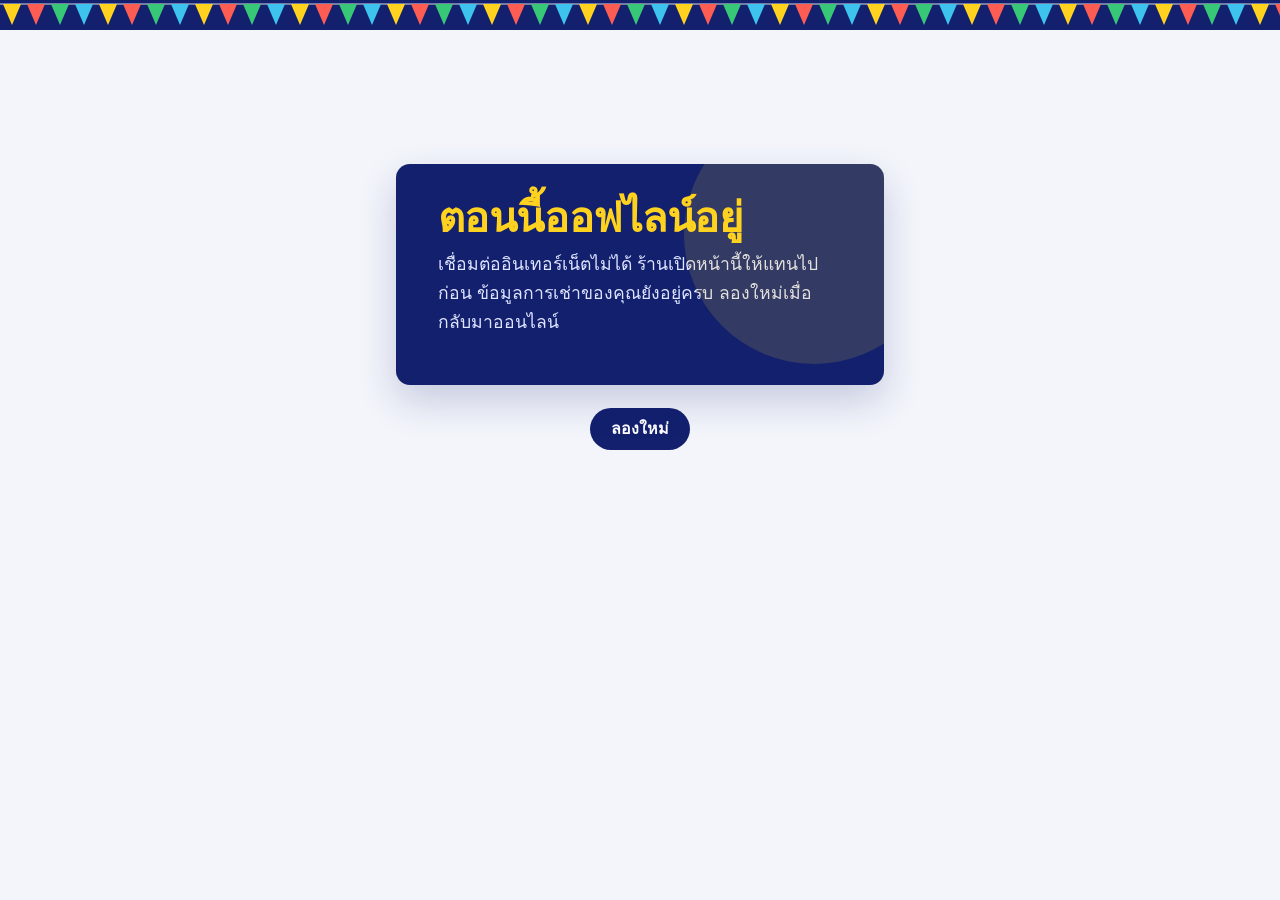
<file: offline.html>
<!DOCTYPE html>
<html lang="th">
<head>
  <meta charset="utf-8">
  <meta name="viewport" content="width=device-width, initial-scale=1">
  <meta name="theme-color" content="#12206e">
  <title>ออฟไลน์ | Book Lending Shop</title>
  <link rel="stylesheet" href="assets/css/app.css">
  <style>.off{max-width:520px;margin:12vh auto 0;text-align:center}.off .banner{text-align:left}.off h1{font-size:clamp(1.8rem,7vw,2.6rem)}</style>
</head>
<body>
<div class="bunting" aria-hidden="true"></div>
<main class="container off">
  <div class="banner">
    <h1>ตอนนี้ออฟไลน์อยู่</h1>
    <p>เชื่อมต่ออินเทอร์เน็ตไม่ได้ ร้านเปิดหน้านี้ให้แทนไปก่อน ข้อมูลการเช่าของคุณยังอยู่ครบ ลองใหม่เมื่อกลับมาออนไลน์</p>
  </div>
  <a class="btn btn-primary" href="index.php">ลองใหม่</a>
</main>
</body>
</html>
</file>
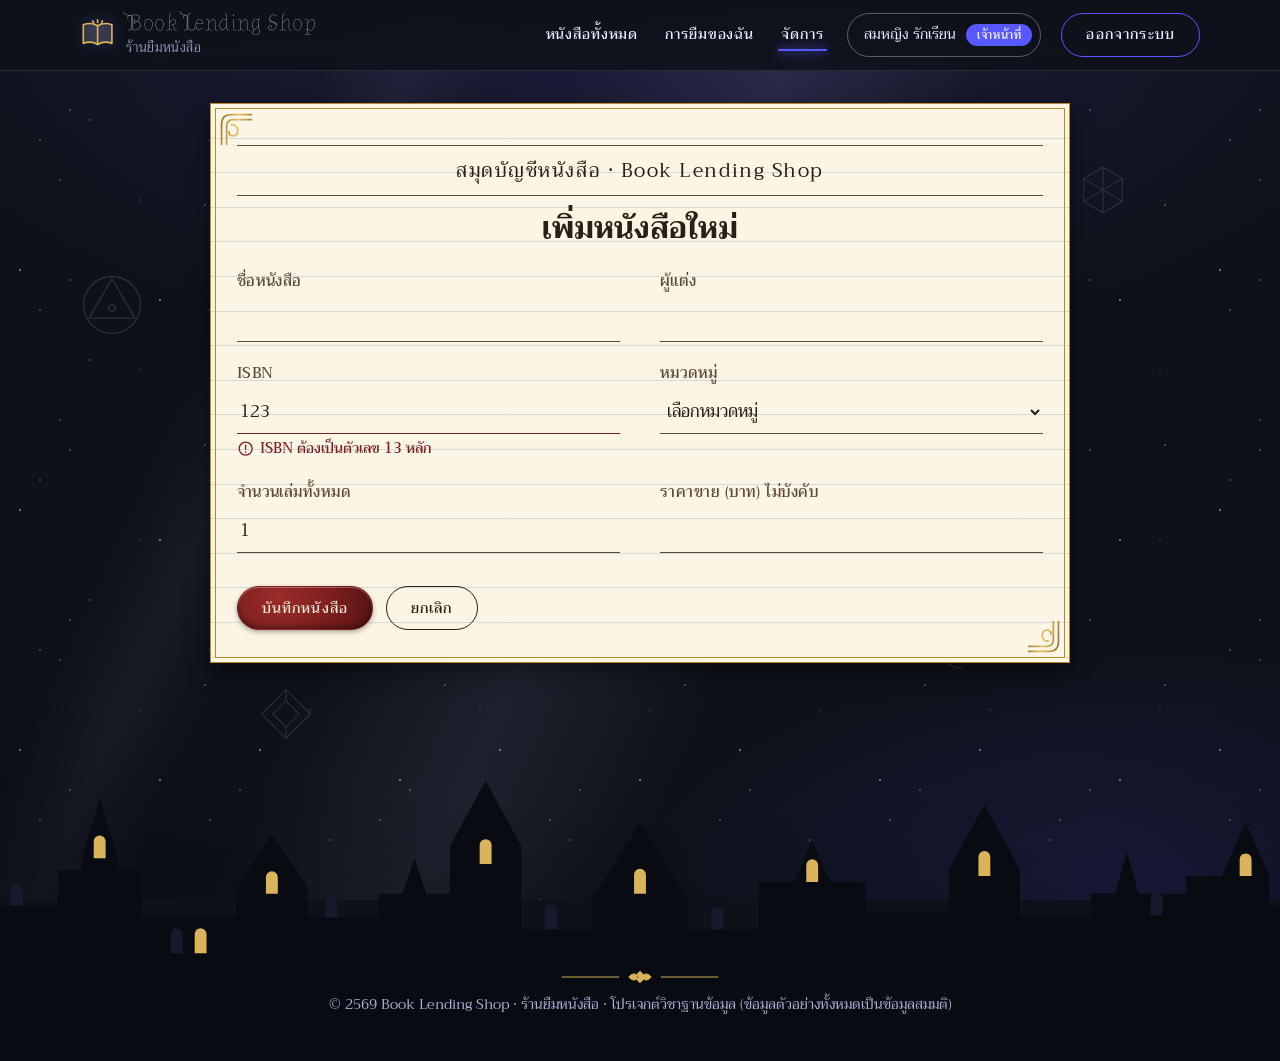
<file: prototype/book-form.html>
<!DOCTYPE html>
<html lang="th">
<head>
  <meta charset="utf-8">
  <meta name="viewport" content="width=device-width, initial-scale=1">
  <title>เพิ่มหนังสือใหม่ | Book Lending Shop</title>
  <link rel="preconnect" href="https://fonts.googleapis.com">
  <link rel="preconnect" href="https://fonts.gstatic.com" crossorigin>
  <link href="https://fonts.googleapis.com/css2?family=Almendra+Display&amp;family=Almendra+SC&amp;family=Mali:wght@400;600&amp;family=IM+Fell+English+SC&amp;family=Special+Elite&amp;family=Trirong:wght@300;400;500;700&amp;display=swap" rel="stylesheet">
  <link rel="stylesheet" href="../assets/css/style.css">
</head>
<body>
<!-- header start -->
<a class="skip-link" href="#main">ข้ามไปยังเนื้อหา</a>
<div class="atmos" aria-hidden="true">
  <div class="stars"></div><div class="stars stars--far"></div><div class="moonbeam"></div>
  <span class="mote" style="--x:8%;--s:3px;--t:38s;--d:-4s;--dx:30px"></span>
  <span class="mote" style="--x:18%;--s:2px;--t:46s;--d:-20s;--dx:-20px"></span>
  <span class="mote" style="--x:30%;--s:3px;--t:52s;--d:-33s;--dx:40px"></span>
  <span class="mote" style="--x:42%;--s:2px;--t:41s;--d:-9s;--dx:-30px"></span>
  <span class="mote" style="--x:55%;--s:4px;--t:58s;--d:-45s;--dx:20px"></span>
  <span class="mote" style="--x:66%;--s:2px;--t:44s;--d:-15s;--dx:50px"></span>
  <span class="mote" style="--x:76%;--s:3px;--t:49s;--d:-27s;--dx:-40px"></span>
  <span class="mote" style="--x:86%;--s:2px;--t:55s;--d:-38s;--dx:25px"></span>
  <span class="mote" style="--x:93%;--s:3px;--t:40s;--d:-6s;--dx:-15px"></span>
  <span class="mote" style="--x:24%;--s:2px;--t:60s;--d:-50s;--dx:35px"></span>
  <svg class="rune" style="--x:6%;--y:30%;--s:70px" viewBox="0 0 64 64"><circle cx="32" cy="32" r="26"/><path d="M32 8 53 44H11z"/><circle cx="32" cy="35" r="3"/></svg>
  <svg class="rune" style="--x:84%;--y:18%;--s:56px;animation-delay:-20s" viewBox="0 0 64 64"><path d="M32 6 54 19v26L32 58 10 45V19z"/><path d="M32 6v52M10 19l44 26M54 19 10 45"/></svg>
  <svg class="rune" style="--x:72%;--y:68%;--s:64px;animation-delay:-40s" viewBox="0 0 64 64"><path d="M40 8a24 24 0 1 0 0 48 18 18 0 1 1 0-48z"/><path d="M18 32h14M25 25v14"/></svg>
  <svg class="rune" style="--x:20%;--y:76%;--s:60px;animation-delay:-55s" viewBox="0 0 64 64"><path d="M32 6 58 32 32 58 6 32z"/><path d="M32 18 46 32 32 46 18 32z"/><path d="M32 6v12M32 46v12"/></svg>
</div>
<header class="site-header">
  <div class="container nav-bar">
    <a class="logo" href="index.html"><svg class="logo-mark" viewBox="0 0 32 32" aria-hidden="true"><path d="M16 8C12 5.5 7 5.5 3 7v17c4-1.5 9-1.5 13 1 4-2.5 9-2.5 13-1V7c-4-1.5-9-1.5-13 1z"/><path d="M16 8v17M16 2.5v2.5M11.5 3.5l1 1.8M20.5 3.5l-1 1.8"/></svg><span class="logo-text">Book Lending Shop<small>ร้านยืมหนังสือ</small></span></a>
    <button class="nav-toggle" type="button" aria-expanded="false" aria-controls="nav-menu" aria-label="เปิด/ปิดเมนู"><svg class="icon" viewBox="0 0 24 24" aria-hidden="true"><path d="M4 6h16M4 12h16M4 18h16"/></svg></button>
    <nav aria-label="เมนูหลัก">
      <ul class="nav-menu" id="nav-menu">
        <li><a href="index.html">หนังสือทั้งหมด</a></li>
        <li><a href="my-loans.html">การยืมของฉัน</a></li>
        <li><a href="overdue.html" aria-current="page">จัดการ</a></li>
        <li><span class="user-name">สมหญิง รักเรียน <span class="role-badge">เจ้าหน้าที่</span></span></li>
        <li><a class="btn btn-outline" href="login.html">ออกจากระบบ</a></li>
      </ul>
    </nav>
  </div>
</header>
<!-- header end -->

<main id="main">
  <div class="container">
    <section class="ledger paper frame" aria-labelledby="bf-title">
      <p class="card-head"><span>สมุดบัญชีหนังสือ</span> &middot; <span>Book Lending Shop</span></p>
      <h1 id="bf-title">เพิ่มหนังสือใหม่</h1>
      <!-- ต้นแบบ: JS ดัก submit แล้วไปหน้า data-demo-next (ไม่ส่งข้อมูลไปไหน) / เวอร์ชัน PHP: ลบ data-demo-next แล้วให้ action ชี้ไฟล์ .php -->
      <form action="book-form.html" method="post" data-demo-next="index.html">
        <input type="hidden" name="csrf_token" value="CSRF_TOKEN_HERE">
        <div class="cols">
          <div class="field">
            <label for="title">ชื่อหนังสือ</label>
            <input type="text" id="title" name="title" required>
          </div>
          <div class="field">
            <label for="author">ผู้แต่ง</label>
            <input type="text" id="author" name="author" required>
          </div>
          <div class="field has-error">
            <label for="isbn">ISBN</label>
            <input type="text" id="isbn" name="isbn" value="123" aria-invalid="true" aria-describedby="isbn-error" required>
            <p class="field-error" id="isbn-error"><svg class="icon" viewBox="0 0 24 24" aria-hidden="true"><circle cx="12" cy="12" r="9"/><path d="M12 7v6M12 16.5v.5"/></svg>ISBN ต้องเป็นตัวเลข 13 หลัก</p>
          </div>
          <div class="field">
            <label for="category_id">หมวดหมู่</label>
            <select id="category_id" name="category_id" required><option value="">เลือกหมวดหมู่</option><option>นิยายแฟนตาซี</option><option>วิทยาศาสตร์</option><option>ประวัติศาสตร์</option><option>วรรณกรรมคลาสสิก</option><option>คอมพิวเตอร์</option></select>
          </div>
          <div class="field">
            <label for="copies_total">จำนวนเล่มทั้งหมด</label>
            <input type="number" id="copies_total" name="copies_total" min="1" value="1" required>
          </div>
          <div class="field">
            <label for="sale_price">ราคาขาย (บาท) ไม่บังคับ</label>
            <input type="number" id="sale_price" name="sale_price" min="0" step="0.01">
          </div>
        </div>
        <div class="actions">
          <button type="submit" class="btn btn-primary btn-magic">บันทึกหนังสือ</button>
          <a class="btn btn-outline" href="index.html">ยกเลิก</a>
        </div>
      </form>
    </section>
  </div>
</main>

<!-- footer start -->
<footer class="site-footer">
  <svg class="skyline" viewBox="0 0 1200 160" preserveAspectRatio="xMidYMax slice" aria-hidden="true">
    <path d="M0 160V110H40V90L50 60 60 90V110H110V80H130V70L145 20 160 70V80H180V120H260V95L290 50 320 95V120H380V100H400L410 70 420 100H440V60L470 5 500 60V130H560V105L600 40 640 105V130H700V90H730L745 55 760 90H790V115H860V80L890 25 920 80V120H980V100H1000L1010 65 1020 100H1060V85H1090L1110 40 1130 85V110H1200V160Z"/>
    <path class="win" d="M70 110v-14a5 5 0 0 1 10 0v14zM205 150v-16a5 5 0 0 1 10 0v16zM335 120v-14a5 5 0 0 1 10 0v14zM520 130v-16a5 5 0 0 1 10 0v16zM660 130v-14a5 5 0 0 1 10 0v14zM1030 118v-14a5 5 0 0 1 10 0v14z"/>
    <path class="lit" style="--d:0s" d="M465 75v-16a5 5 0 0 1 10 0v16zM595 100v-16a5 5 0 0 1 10 0v16z"/>
    <path class="lit" style="--d:-2s" d="M140 70v-14a5 5 0 0 1 10 0v14zM885 85v-16a5 5 0 0 1 10 0v16zM1105 85v-14a5 5 0 0 1 10 0v14z"/>
    <path class="lit" style="--d:-3.5s" d="M285 100v-14a5 5 0 0 1 10 0v14zM740 90v-14a5 5 0 0 1 10 0v14zM225 150v-16a5 5 0 0 1 10 0v16z"/>
  </svg>
  <div class="foot-strip">
    <div class="container">
      <svg class="flourish" viewBox="0 0 200 20" aria-hidden="true"><path d="M2 10h72M126 10h72"/><path d="M100 3c-6 4-6 10 0 14 6-4 6-10 0-14zM86 10c4-5 9-5 12 0-3 5-8 5-12 0zM114 10c-4-5-9-5-12 0 3 5 8 5 12 0z"/></svg>
      <p>&copy; 2569 Book Lending Shop &middot; ร้านยืมหนังสือ &middot; โปรเจกต์วิชาฐานข้อมูล (ข้อมูลตัวอย่างทั้งหมดเป็นข้อมูลสมมติ)</p>
    </div>
  </div>
</footer>
<!-- footer end -->
<script src="../assets/js/app.js"></script>
</body>
</html>
</file>
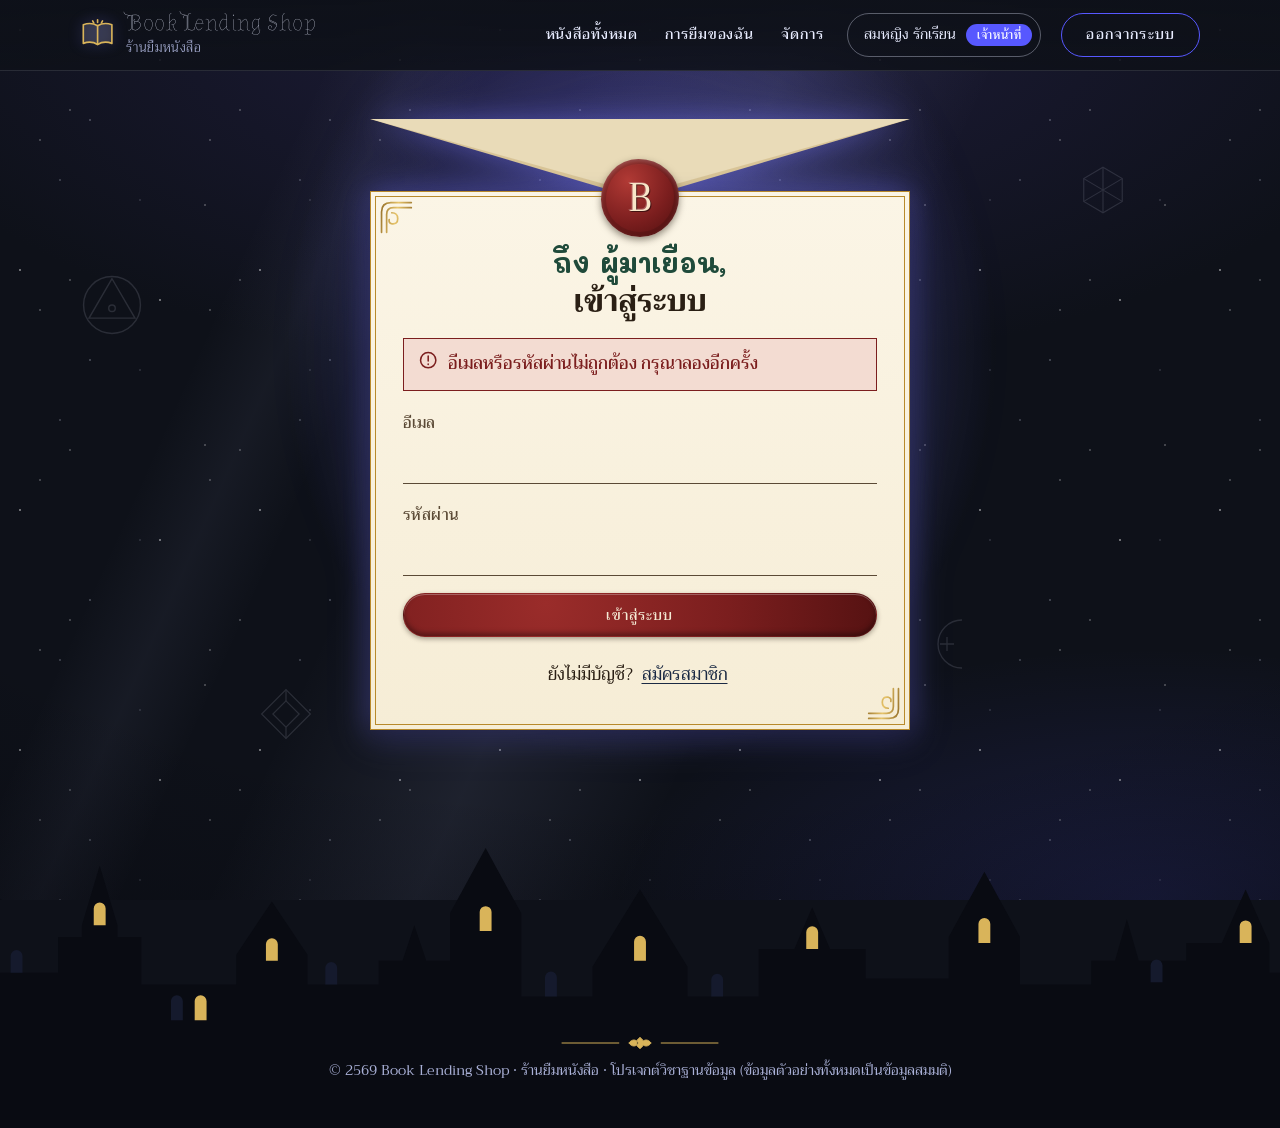
<file: prototype/login.html>
<!DOCTYPE html>
<html lang="th">
<head>
  <meta charset="utf-8">
  <meta name="viewport" content="width=device-width, initial-scale=1">
  <title>เข้าสู่ระบบ | Book Lending Shop</title>
  <link rel="preconnect" href="https://fonts.googleapis.com">
  <link rel="preconnect" href="https://fonts.gstatic.com" crossorigin>
  <link href="https://fonts.googleapis.com/css2?family=Almendra+Display&amp;family=Almendra+SC&amp;family=Mali:wght@400;600&amp;family=IM+Fell+English+SC&amp;family=Special+Elite&amp;family=Trirong:wght@300;400;500;700&amp;display=swap" rel="stylesheet">
  <link rel="stylesheet" href="../assets/css/style.css">
</head>
<body>
<!-- header start -->
<a class="skip-link" href="#main">ข้ามไปยังเนื้อหา</a>
<div class="atmos" aria-hidden="true">
  <div class="stars"></div><div class="stars stars--far"></div><div class="moonbeam"></div>
  <span class="mote" style="--x:8%;--s:3px;--t:38s;--d:-4s;--dx:30px"></span>
  <span class="mote" style="--x:18%;--s:2px;--t:46s;--d:-20s;--dx:-20px"></span>
  <span class="mote" style="--x:30%;--s:3px;--t:52s;--d:-33s;--dx:40px"></span>
  <span class="mote" style="--x:42%;--s:2px;--t:41s;--d:-9s;--dx:-30px"></span>
  <span class="mote" style="--x:55%;--s:4px;--t:58s;--d:-45s;--dx:20px"></span>
  <span class="mote" style="--x:66%;--s:2px;--t:44s;--d:-15s;--dx:50px"></span>
  <span class="mote" style="--x:76%;--s:3px;--t:49s;--d:-27s;--dx:-40px"></span>
  <span class="mote" style="--x:86%;--s:2px;--t:55s;--d:-38s;--dx:25px"></span>
  <span class="mote" style="--x:93%;--s:3px;--t:40s;--d:-6s;--dx:-15px"></span>
  <span class="mote" style="--x:24%;--s:2px;--t:60s;--d:-50s;--dx:35px"></span>
  <svg class="rune" style="--x:6%;--y:30%;--s:70px" viewBox="0 0 64 64"><circle cx="32" cy="32" r="26"/><path d="M32 8 53 44H11z"/><circle cx="32" cy="35" r="3"/></svg>
  <svg class="rune" style="--x:84%;--y:18%;--s:56px;animation-delay:-20s" viewBox="0 0 64 64"><path d="M32 6 54 19v26L32 58 10 45V19z"/><path d="M32 6v52M10 19l44 26M54 19 10 45"/></svg>
  <svg class="rune" style="--x:72%;--y:68%;--s:64px;animation-delay:-40s" viewBox="0 0 64 64"><path d="M40 8a24 24 0 1 0 0 48 18 18 0 1 1 0-48z"/><path d="M18 32h14M25 25v14"/></svg>
  <svg class="rune" style="--x:20%;--y:76%;--s:60px;animation-delay:-55s" viewBox="0 0 64 64"><path d="M32 6 58 32 32 58 6 32z"/><path d="M32 18 46 32 32 46 18 32z"/><path d="M32 6v12M32 46v12"/></svg>
</div>
<header class="site-header">
  <div class="container nav-bar">
    <a class="logo" href="index.html"><svg class="logo-mark" viewBox="0 0 32 32" aria-hidden="true"><path d="M16 8C12 5.5 7 5.5 3 7v17c4-1.5 9-1.5 13 1 4-2.5 9-2.5 13-1V7c-4-1.5-9-1.5-13 1z"/><path d="M16 8v17M16 2.5v2.5M11.5 3.5l1 1.8M20.5 3.5l-1 1.8"/></svg><span class="logo-text">Book Lending Shop<small>ร้านยืมหนังสือ</small></span></a>
    <button class="nav-toggle" type="button" aria-expanded="false" aria-controls="nav-menu" aria-label="เปิด/ปิดเมนู"><svg class="icon" viewBox="0 0 24 24" aria-hidden="true"><path d="M4 6h16M4 12h16M4 18h16"/></svg></button>
    <nav aria-label="เมนูหลัก">
      <ul class="nav-menu" id="nav-menu">
        <li><a href="index.html">หนังสือทั้งหมด</a></li>
        <li><a href="my-loans.html">การยืมของฉัน</a></li>
        <li><a href="overdue.html">จัดการ</a></li>
        <li><span class="user-name">สมหญิง รักเรียน <span class="role-badge">เจ้าหน้าที่</span></span></li>
        <li><a class="btn btn-outline" href="login.html">ออกจากระบบ</a></li>
      </ul>
    </nav>
  </div>
</header>
<!-- header end -->

<main id="main">
  <div class="container">
    <div class="letter-wrap">
      <div class="envelope" aria-hidden="true"></div>
      <span class="seal" aria-hidden="true">B</span>
      <section class="letter paper frame" aria-labelledby="login-title">
        <p class="greeting">ถึง ผู้มาเยือน,</p>
        <h1 id="login-title">เข้าสู่ระบบ</h1>
        <div class="alert" role="alert"><svg class="icon" viewBox="0 0 24 24" aria-hidden="true"><circle cx="12" cy="12" r="9"/><path d="M12 7v6M12 16.5v.5"/></svg><span>อีเมลหรือรหัสผ่านไม่ถูกต้อง กรุณาลองอีกครั้ง</span></div>
        <!-- ต้นแบบ: JS ดัก submit แล้วไปหน้า data-demo-next (ไม่ส่งข้อมูลไปไหน) / เวอร์ชัน PHP: ลบ data-demo-next แล้วให้ action ชี้ไฟล์ .php -->
        <form action="login.html" method="post" data-demo-next="my-loans.html">
          <input type="hidden" name="csrf_token" value="CSRF_TOKEN_HERE">
          <div class="field">
            <label for="email">อีเมล</label>
            <input type="email" id="email" name="email" autocomplete="email" required>
          </div>
          <div class="field">
            <label for="password">รหัสผ่าน</label>
            <input type="password" id="password" name="password" autocomplete="current-password" required>
          </div>
          <button type="submit" class="btn btn-primary btn-magic btn-block">เข้าสู่ระบบ</button>
        </form>
        <p class="form-foot">ยังไม่มีบัญชี? <a href="register.html">สมัครสมาชิก</a></p>
      </section>
    </div>
  </div>
</main>

<!-- footer start -->
<footer class="site-footer">
  <svg class="skyline" viewBox="0 0 1200 160" preserveAspectRatio="xMidYMax slice" aria-hidden="true">
    <path d="M0 160V110H40V90L50 60 60 90V110H110V80H130V70L145 20 160 70V80H180V120H260V95L290 50 320 95V120H380V100H400L410 70 420 100H440V60L470 5 500 60V130H560V105L600 40 640 105V130H700V90H730L745 55 760 90H790V115H860V80L890 25 920 80V120H980V100H1000L1010 65 1020 100H1060V85H1090L1110 40 1130 85V110H1200V160Z"/>
    <path class="win" d="M70 110v-14a5 5 0 0 1 10 0v14zM205 150v-16a5 5 0 0 1 10 0v16zM335 120v-14a5 5 0 0 1 10 0v14zM520 130v-16a5 5 0 0 1 10 0v16zM660 130v-14a5 5 0 0 1 10 0v14zM1030 118v-14a5 5 0 0 1 10 0v14z"/>
    <path class="lit" style="--d:0s" d="M465 75v-16a5 5 0 0 1 10 0v16zM595 100v-16a5 5 0 0 1 10 0v16z"/>
    <path class="lit" style="--d:-2s" d="M140 70v-14a5 5 0 0 1 10 0v14zM885 85v-16a5 5 0 0 1 10 0v16zM1105 85v-14a5 5 0 0 1 10 0v14z"/>
    <path class="lit" style="--d:-3.5s" d="M285 100v-14a5 5 0 0 1 10 0v14zM740 90v-14a5 5 0 0 1 10 0v14zM225 150v-16a5 5 0 0 1 10 0v16z"/>
  </svg>
  <div class="foot-strip">
    <div class="container">
      <svg class="flourish" viewBox="0 0 200 20" aria-hidden="true"><path d="M2 10h72M126 10h72"/><path d="M100 3c-6 4-6 10 0 14 6-4 6-10 0-14zM86 10c4-5 9-5 12 0-3 5-8 5-12 0zM114 10c-4-5-9-5-12 0 3 5 8 5 12 0z"/></svg>
      <p>&copy; 2569 Book Lending Shop &middot; ร้านยืมหนังสือ &middot; โปรเจกต์วิชาฐานข้อมูล (ข้อมูลตัวอย่างทั้งหมดเป็นข้อมูลสมมติ)</p>
    </div>
  </div>
</footer>
<!-- footer end -->
<script src="../assets/js/app.js"></script>
</body>
</html>
</file>
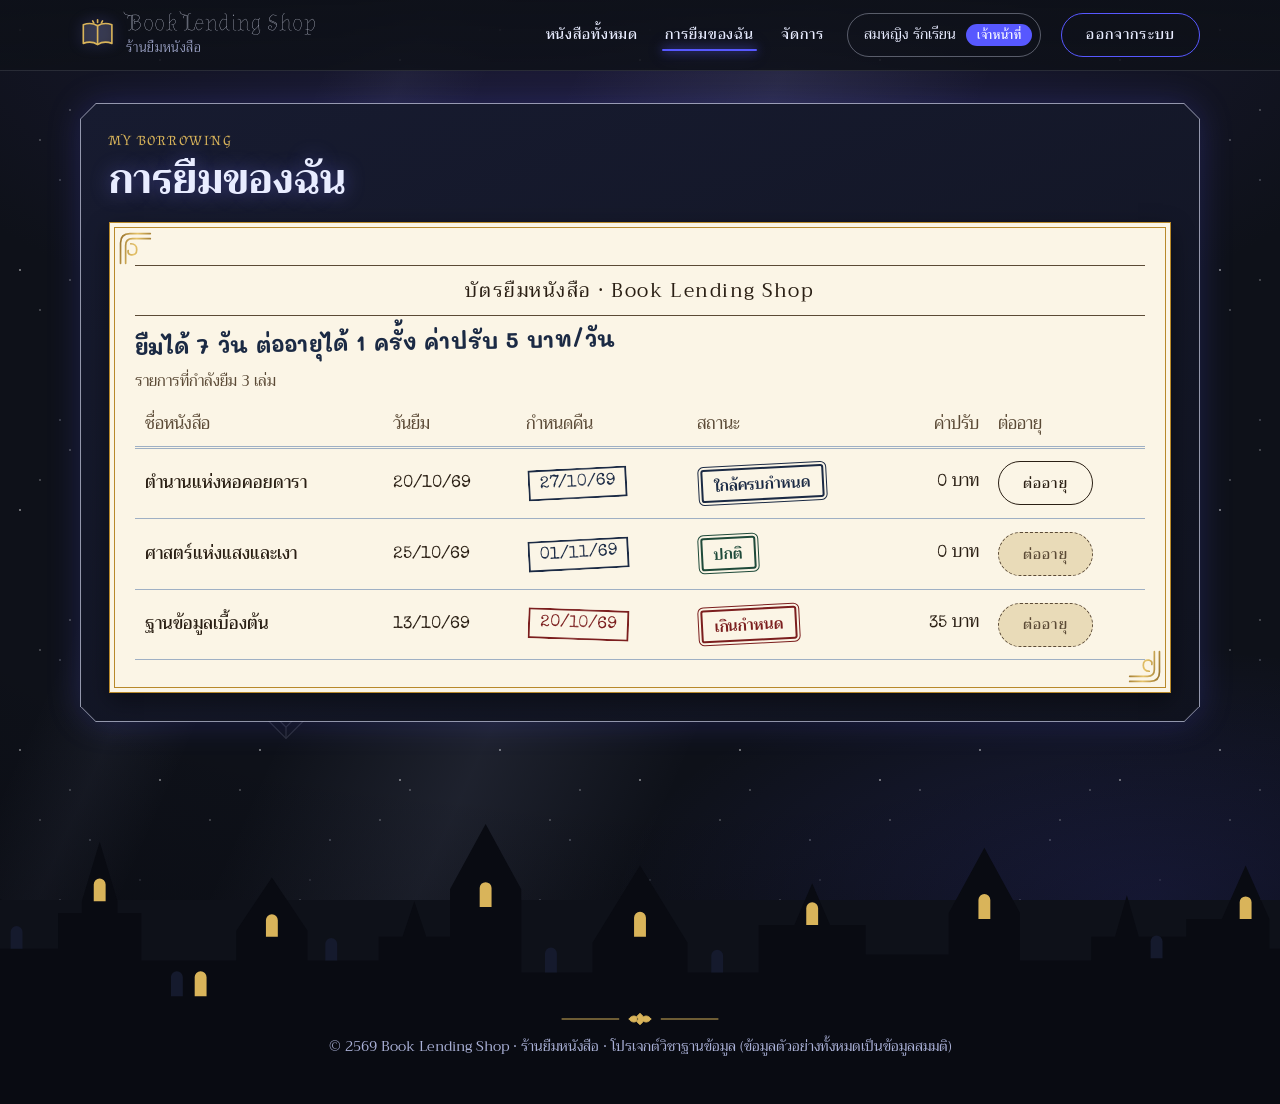
<file: prototype/my-loans.html>
<!DOCTYPE html>
<html lang="th">
<head>
  <meta charset="utf-8">
  <meta name="viewport" content="width=device-width, initial-scale=1">
  <title>การยืมของฉัน | Book Lending Shop</title>
  <link rel="preconnect" href="https://fonts.googleapis.com">
  <link rel="preconnect" href="https://fonts.gstatic.com" crossorigin>
  <link href="https://fonts.googleapis.com/css2?family=Almendra+Display&amp;family=Almendra+SC&amp;family=Mali:wght@400;600&amp;family=IM+Fell+English+SC&amp;family=Special+Elite&amp;family=Trirong:wght@300;400;500;700&amp;display=swap" rel="stylesheet">
  <link rel="stylesheet" href="../assets/css/style.css">
</head>
<body>
<!-- header start -->
<a class="skip-link" href="#main">ข้ามไปยังเนื้อหา</a>
<div class="atmos" aria-hidden="true">
  <div class="stars"></div><div class="stars stars--far"></div><div class="moonbeam"></div>
  <span class="mote" style="--x:8%;--s:3px;--t:38s;--d:-4s;--dx:30px"></span>
  <span class="mote" style="--x:18%;--s:2px;--t:46s;--d:-20s;--dx:-20px"></span>
  <span class="mote" style="--x:30%;--s:3px;--t:52s;--d:-33s;--dx:40px"></span>
  <span class="mote" style="--x:42%;--s:2px;--t:41s;--d:-9s;--dx:-30px"></span>
  <span class="mote" style="--x:55%;--s:4px;--t:58s;--d:-45s;--dx:20px"></span>
  <span class="mote" style="--x:66%;--s:2px;--t:44s;--d:-15s;--dx:50px"></span>
  <span class="mote" style="--x:76%;--s:3px;--t:49s;--d:-27s;--dx:-40px"></span>
  <span class="mote" style="--x:86%;--s:2px;--t:55s;--d:-38s;--dx:25px"></span>
  <span class="mote" style="--x:93%;--s:3px;--t:40s;--d:-6s;--dx:-15px"></span>
  <span class="mote" style="--x:24%;--s:2px;--t:60s;--d:-50s;--dx:35px"></span>
  <svg class="rune" style="--x:6%;--y:30%;--s:70px" viewBox="0 0 64 64"><circle cx="32" cy="32" r="26"/><path d="M32 8 53 44H11z"/><circle cx="32" cy="35" r="3"/></svg>
  <svg class="rune" style="--x:84%;--y:18%;--s:56px;animation-delay:-20s" viewBox="0 0 64 64"><path d="M32 6 54 19v26L32 58 10 45V19z"/><path d="M32 6v52M10 19l44 26M54 19 10 45"/></svg>
  <svg class="rune" style="--x:72%;--y:68%;--s:64px;animation-delay:-40s" viewBox="0 0 64 64"><path d="M40 8a24 24 0 1 0 0 48 18 18 0 1 1 0-48z"/><path d="M18 32h14M25 25v14"/></svg>
  <svg class="rune" style="--x:20%;--y:76%;--s:60px;animation-delay:-55s" viewBox="0 0 64 64"><path d="M32 6 58 32 32 58 6 32z"/><path d="M32 18 46 32 32 46 18 32z"/><path d="M32 6v12M32 46v12"/></svg>
</div>
<header class="site-header">
  <div class="container nav-bar">
    <a class="logo" href="index.html"><svg class="logo-mark" viewBox="0 0 32 32" aria-hidden="true"><path d="M16 8C12 5.5 7 5.5 3 7v17c4-1.5 9-1.5 13 1 4-2.5 9-2.5 13-1V7c-4-1.5-9-1.5-13 1z"/><path d="M16 8v17M16 2.5v2.5M11.5 3.5l1 1.8M20.5 3.5l-1 1.8"/></svg><span class="logo-text">Book Lending Shop<small>ร้านยืมหนังสือ</small></span></a>
    <button class="nav-toggle" type="button" aria-expanded="false" aria-controls="nav-menu" aria-label="เปิด/ปิดเมนู"><svg class="icon" viewBox="0 0 24 24" aria-hidden="true"><path d="M4 6h16M4 12h16M4 18h16"/></svg></button>
    <nav aria-label="เมนูหลัก">
      <ul class="nav-menu" id="nav-menu">
        <li><a href="index.html">หนังสือทั้งหมด</a></li>
        <li><a href="my-loans.html" aria-current="page">การยืมของฉัน</a></li>
        <li><a href="overdue.html">จัดการ</a></li>
        <li><span class="user-name">สมหญิง รักเรียน <span class="role-badge">เจ้าหน้าที่</span></span></li>
        <li><a class="btn btn-outline" href="login.html">ออกจากระบบ</a></li>
      </ul>
    </nav>
  </div>
</header>
<!-- header end -->

<main id="main">
  <div class="container">
    <section class="panel frame-silver" aria-labelledby="loans-title">
    <p class="eyebrow">MY BORROWING</p>
    <h1 class="page-title" id="loans-title">การยืมของฉัน</h1>
    <div class="checkout-card paper frame" role="group" aria-label="บัตรยืมหนังสือ">
      <p class="card-head"><span>บัตรยืมหนังสือ</span> &middot; <span>Book Lending Shop</span></p>
      <p class="margin-note">ยืมได้ 7 วัน ต่ออายุได้ 1 ครั้ง ค่าปรับ 5 บาท/วัน</p>
      <div class="table-wrap">
        <table>
          <caption>รายการที่กำลังยืม 3 เล่ม</caption>
          <thead><tr><th scope="col">ชื่อหนังสือ</th><th scope="col">วันยืม</th><th scope="col">กำหนดคืน</th><th scope="col">สถานะ</th><th scope="col" class="num">ค่าปรับ</th><th scope="col">ต่ออายุ</th></tr></thead>
          <tbody>
            <tr style="--i:0"><td data-label="ชื่อหนังสือ" class="book-title">ตำนานแห่งหอคอยดารา</td><td data-label="วันยืม"><span class="typed">20/10/69</span></td><td data-label="กำหนดคืน"><span class="stamp-date stamp-date--navy">27/10/69</span></td><td data-label="สถานะ"><span class="stamp stamp--soon">ใกล้ครบกำหนด</span></td><td data-label="ค่าปรับ" class="num typed">0 บาท</td><td data-label="ต่ออายุ"><button type="button" class="btn btn-outline btn-magic">ต่ออายุ</button></td></tr>
            <tr style="--i:1"><td data-label="ชื่อหนังสือ" class="book-title">ศาสตร์แห่งแสงและเงา</td><td data-label="วันยืม"><span class="typed">25/10/69</span></td><td data-label="กำหนดคืน"><span class="stamp-date stamp-date--navy">01/11/69</span></td><td data-label="สถานะ"><span class="stamp stamp--ok">ปกติ</span></td><td data-label="ค่าปรับ" class="num typed">0 บาท</td><td data-label="ต่ออายุ"><button type="button" class="btn btn-outline" disabled title="ต่ออายุครบ 1 ครั้งแล้ว">ต่ออายุ</button></td></tr>
            <tr style="--i:2"><td data-label="ชื่อหนังสือ" class="book-title">ฐานข้อมูลเบื้องต้น</td><td data-label="วันยืม"><span class="typed">13/10/69</span></td><td data-label="กำหนดคืน"><span class="stamp-date stamp-date--late">20/10/69</span></td><td data-label="สถานะ"><span class="stamp stamp--late">เกินกำหนด</span></td><td data-label="ค่าปรับ" class="num typed">35 บาท</td><td data-label="ต่ออายุ"><button type="button" class="btn btn-outline" disabled title="เกินกำหนดแล้ว ต่ออายุไม่ได้">ต่ออายุ</button></td></tr>
          </tbody>
        </table>
      </div>
    </div>
    </section>
  </div>
</main>

<!-- footer start -->
<footer class="site-footer">
  <svg class="skyline" viewBox="0 0 1200 160" preserveAspectRatio="xMidYMax slice" aria-hidden="true">
    <path d="M0 160V110H40V90L50 60 60 90V110H110V80H130V70L145 20 160 70V80H180V120H260V95L290 50 320 95V120H380V100H400L410 70 420 100H440V60L470 5 500 60V130H560V105L600 40 640 105V130H700V90H730L745 55 760 90H790V115H860V80L890 25 920 80V120H980V100H1000L1010 65 1020 100H1060V85H1090L1110 40 1130 85V110H1200V160Z"/>
    <path class="win" d="M70 110v-14a5 5 0 0 1 10 0v14zM205 150v-16a5 5 0 0 1 10 0v16zM335 120v-14a5 5 0 0 1 10 0v14zM520 130v-16a5 5 0 0 1 10 0v16zM660 130v-14a5 5 0 0 1 10 0v14zM1030 118v-14a5 5 0 0 1 10 0v14z"/>
    <path class="lit" style="--d:0s" d="M465 75v-16a5 5 0 0 1 10 0v16zM595 100v-16a5 5 0 0 1 10 0v16z"/>
    <path class="lit" style="--d:-2s" d="M140 70v-14a5 5 0 0 1 10 0v14zM885 85v-16a5 5 0 0 1 10 0v16zM1105 85v-14a5 5 0 0 1 10 0v14z"/>
    <path class="lit" style="--d:-3.5s" d="M285 100v-14a5 5 0 0 1 10 0v14zM740 90v-14a5 5 0 0 1 10 0v14zM225 150v-16a5 5 0 0 1 10 0v16z"/>
  </svg>
  <div class="foot-strip">
    <div class="container">
      <svg class="flourish" viewBox="0 0 200 20" aria-hidden="true"><path d="M2 10h72M126 10h72"/><path d="M100 3c-6 4-6 10 0 14 6-4 6-10 0-14zM86 10c4-5 9-5 12 0-3 5-8 5-12 0zM114 10c-4-5-9-5-12 0 3 5 8 5 12 0z"/></svg>
      <p>&copy; 2569 Book Lending Shop &middot; ร้านยืมหนังสือ &middot; โปรเจกต์วิชาฐานข้อมูล (ข้อมูลตัวอย่างทั้งหมดเป็นข้อมูลสมมติ)</p>
    </div>
  </div>
</footer>
<!-- footer end -->
<script src="../assets/js/app.js"></script>
</body>
</html>
</file>
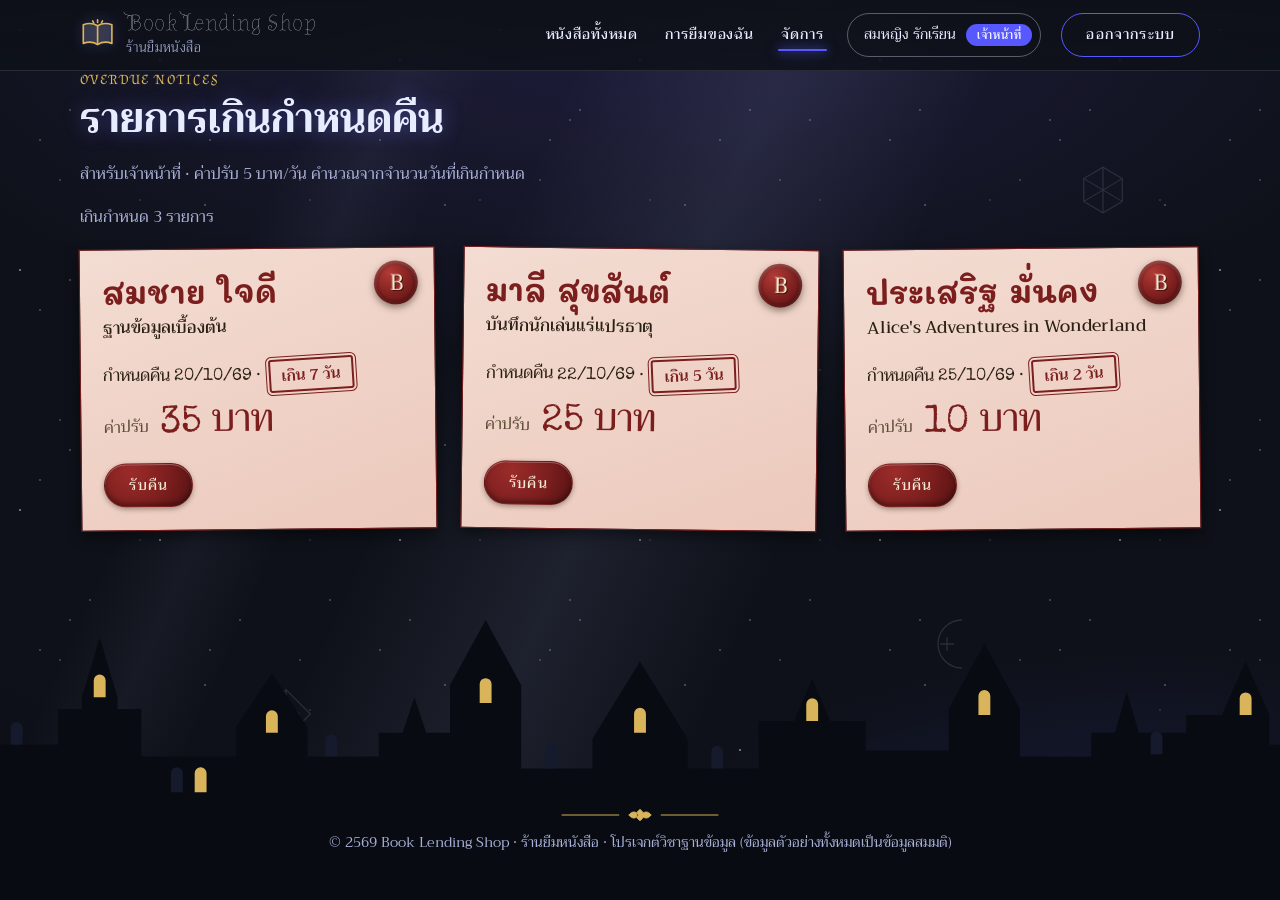
<file: prototype/overdue.html>
<!DOCTYPE html>
<html lang="th">
<head>
  <meta charset="utf-8">
  <meta name="viewport" content="width=device-width, initial-scale=1">
  <title>รายการเกินกำหนด | Book Lending Shop</title>
  <link rel="preconnect" href="https://fonts.googleapis.com">
  <link rel="preconnect" href="https://fonts.gstatic.com" crossorigin>
  <link href="https://fonts.googleapis.com/css2?family=Almendra+Display&amp;family=Almendra+SC&amp;family=Mali:wght@400;600&amp;family=IM+Fell+English+SC&amp;family=Special+Elite&amp;family=Trirong:wght@300;400;500;700&amp;display=swap" rel="stylesheet">
  <link rel="stylesheet" href="../assets/css/style.css">
</head>
<body>
<!-- header start -->
<a class="skip-link" href="#main">ข้ามไปยังเนื้อหา</a>
<div class="atmos" aria-hidden="true">
  <div class="stars"></div><div class="stars stars--far"></div><div class="moonbeam"></div>
  <span class="mote" style="--x:8%;--s:3px;--t:38s;--d:-4s;--dx:30px"></span>
  <span class="mote" style="--x:18%;--s:2px;--t:46s;--d:-20s;--dx:-20px"></span>
  <span class="mote" style="--x:30%;--s:3px;--t:52s;--d:-33s;--dx:40px"></span>
  <span class="mote" style="--x:42%;--s:2px;--t:41s;--d:-9s;--dx:-30px"></span>
  <span class="mote" style="--x:55%;--s:4px;--t:58s;--d:-45s;--dx:20px"></span>
  <span class="mote" style="--x:66%;--s:2px;--t:44s;--d:-15s;--dx:50px"></span>
  <span class="mote" style="--x:76%;--s:3px;--t:49s;--d:-27s;--dx:-40px"></span>
  <span class="mote" style="--x:86%;--s:2px;--t:55s;--d:-38s;--dx:25px"></span>
  <span class="mote" style="--x:93%;--s:3px;--t:40s;--d:-6s;--dx:-15px"></span>
  <span class="mote" style="--x:24%;--s:2px;--t:60s;--d:-50s;--dx:35px"></span>
  <svg class="rune" style="--x:6%;--y:30%;--s:70px" viewBox="0 0 64 64"><circle cx="32" cy="32" r="26"/><path d="M32 8 53 44H11z"/><circle cx="32" cy="35" r="3"/></svg>
  <svg class="rune" style="--x:84%;--y:18%;--s:56px;animation-delay:-20s" viewBox="0 0 64 64"><path d="M32 6 54 19v26L32 58 10 45V19z"/><path d="M32 6v52M10 19l44 26M54 19 10 45"/></svg>
  <svg class="rune" style="--x:72%;--y:68%;--s:64px;animation-delay:-40s" viewBox="0 0 64 64"><path d="M40 8a24 24 0 1 0 0 48 18 18 0 1 1 0-48z"/><path d="M18 32h14M25 25v14"/></svg>
  <svg class="rune" style="--x:20%;--y:76%;--s:60px;animation-delay:-55s" viewBox="0 0 64 64"><path d="M32 6 58 32 32 58 6 32z"/><path d="M32 18 46 32 32 46 18 32z"/><path d="M32 6v12M32 46v12"/></svg>
</div>
<header class="site-header">
  <div class="container nav-bar">
    <a class="logo" href="index.html"><svg class="logo-mark" viewBox="0 0 32 32" aria-hidden="true"><path d="M16 8C12 5.5 7 5.5 3 7v17c4-1.5 9-1.5 13 1 4-2.5 9-2.5 13-1V7c-4-1.5-9-1.5-13 1z"/><path d="M16 8v17M16 2.5v2.5M11.5 3.5l1 1.8M20.5 3.5l-1 1.8"/></svg><span class="logo-text">Book Lending Shop<small>ร้านยืมหนังสือ</small></span></a>
    <button class="nav-toggle" type="button" aria-expanded="false" aria-controls="nav-menu" aria-label="เปิด/ปิดเมนู"><svg class="icon" viewBox="0 0 24 24" aria-hidden="true"><path d="M4 6h16M4 12h16M4 18h16"/></svg></button>
    <nav aria-label="เมนูหลัก">
      <ul class="nav-menu" id="nav-menu">
        <li><a href="index.html">หนังสือทั้งหมด</a></li>
        <li><a href="my-loans.html">การยืมของฉัน</a></li>
        <li><a href="overdue.html" aria-current="page">จัดการ</a></li>
        <li><span class="user-name">สมหญิง รักเรียน <span class="role-badge">เจ้าหน้าที่</span></span></li>
        <li><a class="btn btn-outline" href="login.html">ออกจากระบบ</a></li>
      </ul>
    </nav>
  </div>
</header>
<!-- header end -->

<main id="main">
  <div class="container">
    <p class="eyebrow">OVERDUE NOTICES</p>
    <h1 class="page-title">รายการเกินกำหนดคืน</h1>
    <p class="margin-note">สำหรับเจ้าหน้าที่ &middot; ค่าปรับ 5 บาท/วัน คำนวณจากจำนวนวันที่เกินกำหนด</p>
    <p class="count-line">เกินกำหนด 3 รายการ</p>
    <div class="letters">
      <article class="red-letter paper">
        <span class="seal seal--sm" aria-hidden="true">B</span>
        <h2 class="member">สมชาย ใจดี</h2>
        <p class="book-name">ฐานข้อมูลเบื้องต้น</p>
        <p class="late-info">กำหนดคืน <span class="typed">20/10/69</span> &middot; <span class="stamp stamp--late">เกิน 7 วัน</span></p>
        <p class="fine"><span class="fine-label">ค่าปรับ</span> 35 บาท</p>
        <button type="button" class="btn btn-primary btn-magic">รับคืน</button>
      </article>
      <article class="red-letter paper">
        <span class="seal seal--sm" aria-hidden="true">B</span>
        <h2 class="member">มาลี สุขสันต์</h2>
        <p class="book-name">บันทึกนักเล่นแร่แปรธาตุ</p>
        <p class="late-info">กำหนดคืน <span class="typed">22/10/69</span> &middot; <span class="stamp stamp--late">เกิน 5 วัน</span></p>
        <p class="fine"><span class="fine-label">ค่าปรับ</span> 25 บาท</p>
        <button type="button" class="btn btn-primary btn-magic">รับคืน</button>
      </article>
      <article class="red-letter paper">
        <span class="seal seal--sm" aria-hidden="true">B</span>
        <h2 class="member">ประเสริฐ มั่นคง</h2>
        <p class="book-name">Alice's Adventures in Wonderland</p>
        <p class="late-info">กำหนดคืน <span class="typed">25/10/69</span> &middot; <span class="stamp stamp--late">เกิน 2 วัน</span></p>
        <p class="fine"><span class="fine-label">ค่าปรับ</span> 10 บาท</p>
        <button type="button" class="btn btn-primary btn-magic">รับคืน</button>
      </article>
    </div>
  </div>
</main>

<!-- footer start -->
<footer class="site-footer">
  <svg class="skyline" viewBox="0 0 1200 160" preserveAspectRatio="xMidYMax slice" aria-hidden="true">
    <path d="M0 160V110H40V90L50 60 60 90V110H110V80H130V70L145 20 160 70V80H180V120H260V95L290 50 320 95V120H380V100H400L410 70 420 100H440V60L470 5 500 60V130H560V105L600 40 640 105V130H700V90H730L745 55 760 90H790V115H860V80L890 25 920 80V120H980V100H1000L1010 65 1020 100H1060V85H1090L1110 40 1130 85V110H1200V160Z"/>
    <path class="win" d="M70 110v-14a5 5 0 0 1 10 0v14zM205 150v-16a5 5 0 0 1 10 0v16zM335 120v-14a5 5 0 0 1 10 0v14zM520 130v-16a5 5 0 0 1 10 0v16zM660 130v-14a5 5 0 0 1 10 0v14zM1030 118v-14a5 5 0 0 1 10 0v14z"/>
    <path class="lit" style="--d:0s" d="M465 75v-16a5 5 0 0 1 10 0v16zM595 100v-16a5 5 0 0 1 10 0v16z"/>
    <path class="lit" style="--d:-2s" d="M140 70v-14a5 5 0 0 1 10 0v14zM885 85v-16a5 5 0 0 1 10 0v16zM1105 85v-14a5 5 0 0 1 10 0v14z"/>
    <path class="lit" style="--d:-3.5s" d="M285 100v-14a5 5 0 0 1 10 0v14zM740 90v-14a5 5 0 0 1 10 0v14zM225 150v-16a5 5 0 0 1 10 0v16z"/>
  </svg>
  <div class="foot-strip">
    <div class="container">
      <svg class="flourish" viewBox="0 0 200 20" aria-hidden="true"><path d="M2 10h72M126 10h72"/><path d="M100 3c-6 4-6 10 0 14 6-4 6-10 0-14zM86 10c4-5 9-5 12 0-3 5-8 5-12 0zM114 10c-4-5-9-5-12 0 3 5 8 5 12 0z"/></svg>
      <p>&copy; 2569 Book Lending Shop &middot; ร้านยืมหนังสือ &middot; โปรเจกต์วิชาฐานข้อมูล (ข้อมูลตัวอย่างทั้งหมดเป็นข้อมูลสมมติ)</p>
    </div>
  </div>
</footer>
<!-- footer end -->
<script src="../assets/js/app.js"></script>
</body>
</html>
</file>
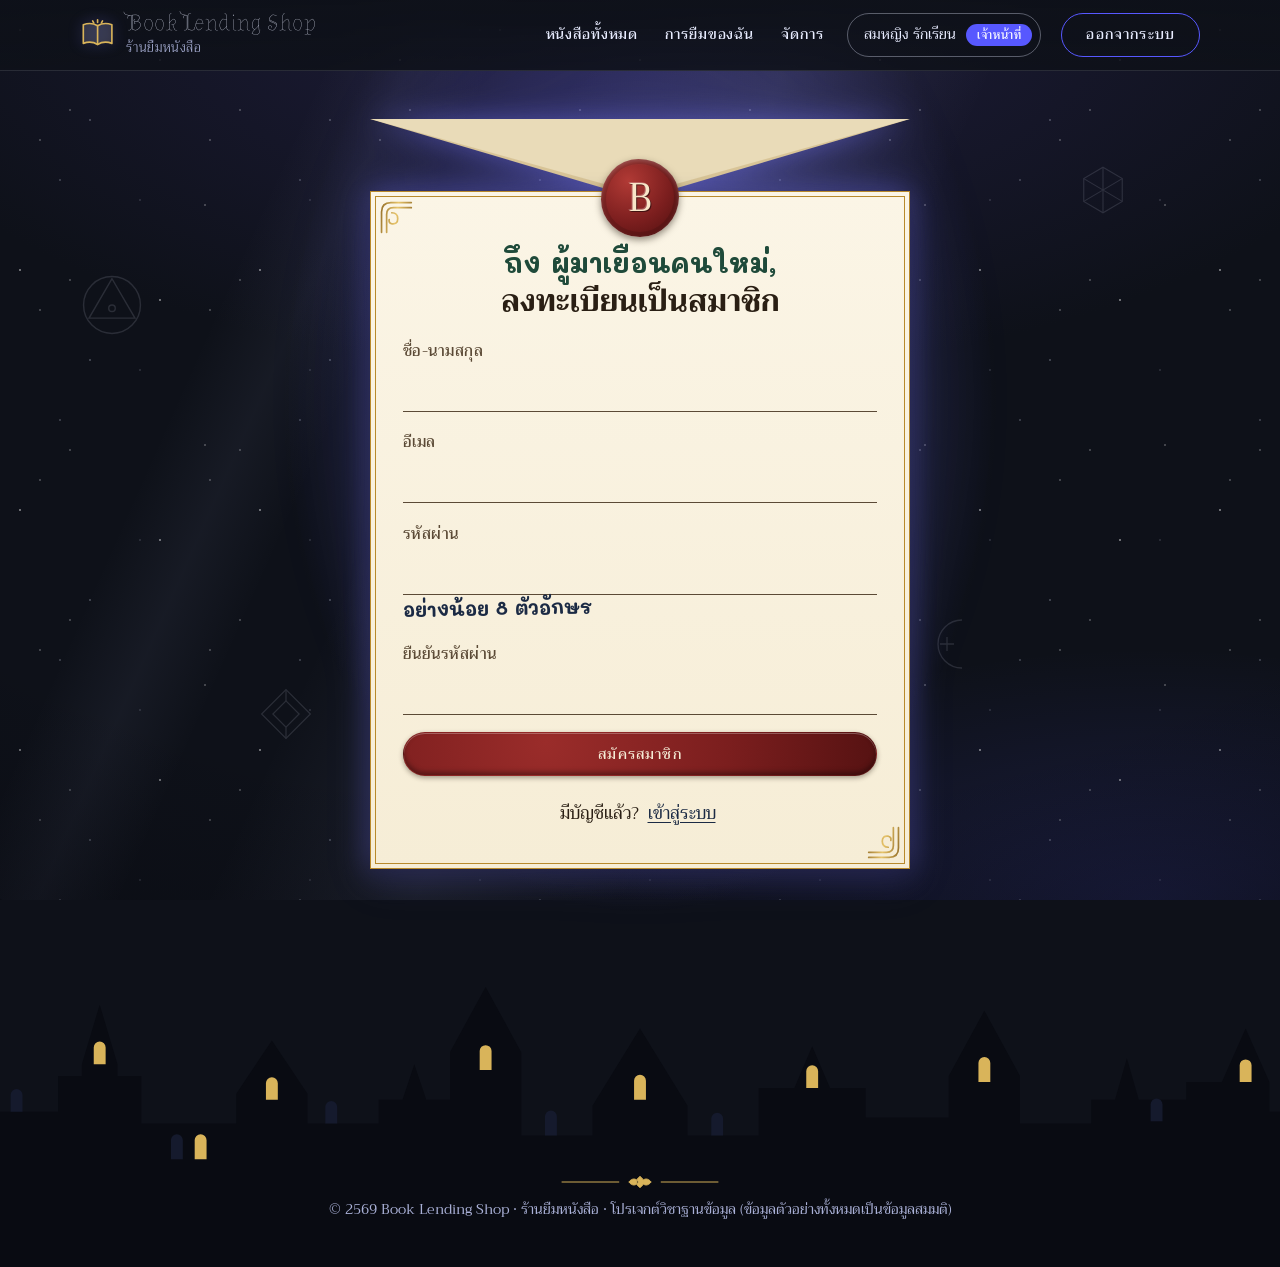
<file: prototype/register.html>
<!DOCTYPE html>
<html lang="th">
<head>
  <meta charset="utf-8">
  <meta name="viewport" content="width=device-width, initial-scale=1">
  <title>สมัครสมาชิก | Book Lending Shop</title>
  <link rel="preconnect" href="https://fonts.googleapis.com">
  <link rel="preconnect" href="https://fonts.gstatic.com" crossorigin>
  <link href="https://fonts.googleapis.com/css2?family=Almendra+Display&amp;family=Almendra+SC&amp;family=Mali:wght@400;600&amp;family=IM+Fell+English+SC&amp;family=Special+Elite&amp;family=Trirong:wght@300;400;500;700&amp;display=swap" rel="stylesheet">
  <link rel="stylesheet" href="../assets/css/style.css">
</head>
<body>
<!-- header start -->
<a class="skip-link" href="#main">ข้ามไปยังเนื้อหา</a>
<div class="atmos" aria-hidden="true">
  <div class="stars"></div><div class="stars stars--far"></div><div class="moonbeam"></div>
  <span class="mote" style="--x:8%;--s:3px;--t:38s;--d:-4s;--dx:30px"></span>
  <span class="mote" style="--x:18%;--s:2px;--t:46s;--d:-20s;--dx:-20px"></span>
  <span class="mote" style="--x:30%;--s:3px;--t:52s;--d:-33s;--dx:40px"></span>
  <span class="mote" style="--x:42%;--s:2px;--t:41s;--d:-9s;--dx:-30px"></span>
  <span class="mote" style="--x:55%;--s:4px;--t:58s;--d:-45s;--dx:20px"></span>
  <span class="mote" style="--x:66%;--s:2px;--t:44s;--d:-15s;--dx:50px"></span>
  <span class="mote" style="--x:76%;--s:3px;--t:49s;--d:-27s;--dx:-40px"></span>
  <span class="mote" style="--x:86%;--s:2px;--t:55s;--d:-38s;--dx:25px"></span>
  <span class="mote" style="--x:93%;--s:3px;--t:40s;--d:-6s;--dx:-15px"></span>
  <span class="mote" style="--x:24%;--s:2px;--t:60s;--d:-50s;--dx:35px"></span>
  <svg class="rune" style="--x:6%;--y:30%;--s:70px" viewBox="0 0 64 64"><circle cx="32" cy="32" r="26"/><path d="M32 8 53 44H11z"/><circle cx="32" cy="35" r="3"/></svg>
  <svg class="rune" style="--x:84%;--y:18%;--s:56px;animation-delay:-20s" viewBox="0 0 64 64"><path d="M32 6 54 19v26L32 58 10 45V19z"/><path d="M32 6v52M10 19l44 26M54 19 10 45"/></svg>
  <svg class="rune" style="--x:72%;--y:68%;--s:64px;animation-delay:-40s" viewBox="0 0 64 64"><path d="M40 8a24 24 0 1 0 0 48 18 18 0 1 1 0-48z"/><path d="M18 32h14M25 25v14"/></svg>
  <svg class="rune" style="--x:20%;--y:76%;--s:60px;animation-delay:-55s" viewBox="0 0 64 64"><path d="M32 6 58 32 32 58 6 32z"/><path d="M32 18 46 32 32 46 18 32z"/><path d="M32 6v12M32 46v12"/></svg>
</div>
<header class="site-header">
  <div class="container nav-bar">
    <a class="logo" href="index.html"><svg class="logo-mark" viewBox="0 0 32 32" aria-hidden="true"><path d="M16 8C12 5.5 7 5.5 3 7v17c4-1.5 9-1.5 13 1 4-2.5 9-2.5 13-1V7c-4-1.5-9-1.5-13 1z"/><path d="M16 8v17M16 2.5v2.5M11.5 3.5l1 1.8M20.5 3.5l-1 1.8"/></svg><span class="logo-text">Book Lending Shop<small>ร้านยืมหนังสือ</small></span></a>
    <button class="nav-toggle" type="button" aria-expanded="false" aria-controls="nav-menu" aria-label="เปิด/ปิดเมนู"><svg class="icon" viewBox="0 0 24 24" aria-hidden="true"><path d="M4 6h16M4 12h16M4 18h16"/></svg></button>
    <nav aria-label="เมนูหลัก">
      <ul class="nav-menu" id="nav-menu">
        <li><a href="index.html">หนังสือทั้งหมด</a></li>
        <li><a href="my-loans.html">การยืมของฉัน</a></li>
        <li><a href="overdue.html">จัดการ</a></li>
        <li><span class="user-name">สมหญิง รักเรียน <span class="role-badge">เจ้าหน้าที่</span></span></li>
        <li><a class="btn btn-outline" href="login.html">ออกจากระบบ</a></li>
      </ul>
    </nav>
  </div>
</header>
<!-- header end -->

<main id="main">
  <div class="container">
    <div class="letter-wrap">
      <div class="envelope" aria-hidden="true"></div>
      <span class="seal" aria-hidden="true">B</span>
      <section class="letter paper frame" aria-labelledby="reg-title">
        <p class="greeting">ถึง ผู้มาเยือนคนใหม่,</p>
        <h1 id="reg-title">ลงทะเบียนเป็นสมาชิก</h1>
        <!-- ต้นแบบ: JS ดัก submit แล้วไปหน้า data-demo-next (ไม่ส่งข้อมูลไปไหน) / เวอร์ชัน PHP: ลบ data-demo-next แล้วให้ action ชี้ไฟล์ .php -->
        <form action="register.html" method="post" data-demo-next="login.html">
          <input type="hidden" name="csrf_token" value="CSRF_TOKEN_HERE">
          <div class="field">
            <label for="full_name">ชื่อ-นามสกุล</label>
            <input type="text" id="full_name" name="full_name" autocomplete="name" required>
          </div>
          <div class="field">
            <label for="email">อีเมล</label>
            <input type="email" id="email" name="email" autocomplete="email" required>
          </div>
          <div class="field">
            <label for="password">รหัสผ่าน</label>
            <input type="password" id="password" name="password" autocomplete="new-password" minlength="8" aria-describedby="pw-hint" required>
            <p class="hint" id="pw-hint">อย่างน้อย 8 ตัวอักษร</p>
          </div>
          <div class="field">
            <label for="password_confirm">ยืนยันรหัสผ่าน</label>
            <input type="password" id="password_confirm" name="password_confirm" autocomplete="new-password" required>
          </div>
          <button type="submit" class="btn btn-primary btn-magic btn-block">สมัครสมาชิก</button>
        </form>
        <p class="form-foot">มีบัญชีแล้ว? <a href="login.html">เข้าสู่ระบบ</a></p>
      </section>
    </div>
  </div>
</main>

<!-- footer start -->
<footer class="site-footer">
  <svg class="skyline" viewBox="0 0 1200 160" preserveAspectRatio="xMidYMax slice" aria-hidden="true">
    <path d="M0 160V110H40V90L50 60 60 90V110H110V80H130V70L145 20 160 70V80H180V120H260V95L290 50 320 95V120H380V100H400L410 70 420 100H440V60L470 5 500 60V130H560V105L600 40 640 105V130H700V90H730L745 55 760 90H790V115H860V80L890 25 920 80V120H980V100H1000L1010 65 1020 100H1060V85H1090L1110 40 1130 85V110H1200V160Z"/>
    <path class="win" d="M70 110v-14a5 5 0 0 1 10 0v14zM205 150v-16a5 5 0 0 1 10 0v16zM335 120v-14a5 5 0 0 1 10 0v14zM520 130v-16a5 5 0 0 1 10 0v16zM660 130v-14a5 5 0 0 1 10 0v14zM1030 118v-14a5 5 0 0 1 10 0v14z"/>
    <path class="lit" style="--d:0s" d="M465 75v-16a5 5 0 0 1 10 0v16zM595 100v-16a5 5 0 0 1 10 0v16z"/>
    <path class="lit" style="--d:-2s" d="M140 70v-14a5 5 0 0 1 10 0v14zM885 85v-16a5 5 0 0 1 10 0v16zM1105 85v-14a5 5 0 0 1 10 0v14z"/>
    <path class="lit" style="--d:-3.5s" d="M285 100v-14a5 5 0 0 1 10 0v14zM740 90v-14a5 5 0 0 1 10 0v14zM225 150v-16a5 5 0 0 1 10 0v16z"/>
  </svg>
  <div class="foot-strip">
    <div class="container">
      <svg class="flourish" viewBox="0 0 200 20" aria-hidden="true"><path d="M2 10h72M126 10h72"/><path d="M100 3c-6 4-6 10 0 14 6-4 6-10 0-14zM86 10c4-5 9-5 12 0-3 5-8 5-12 0zM114 10c-4-5-9-5-12 0 3 5 8 5 12 0z"/></svg>
      <p>&copy; 2569 Book Lending Shop &middot; ร้านยืมหนังสือ &middot; โปรเจกต์วิชาฐานข้อมูล (ข้อมูลตัวอย่างทั้งหมดเป็นข้อมูลสมมติ)</p>
    </div>
  </div>
</footer>
<!-- footer end -->
<script src="../assets/js/app.js"></script>
</body>
</html>
</file>
<file: assets/css/style.css>
/* ===== style.css : Book Lending Shop (ร้านยืมหนังสือ) "ห้องสมุดยามเที่ยงคืน" =====
   โลกรอบๆ เป็นกลางคืนสีกรมท่า ส่วนวัตถุกระดาษ (จดหมาย บัตรยืม ตราประทับ) ยังเป็นกระดาษเหมือนเดิม
   กติกา: เนื้อหาสำคัญต้องมองเห็นได้แม้แอนิเมชันไม่ทำงาน เอฟเฟกต์ที่ค่อยๆ จางใช้กับของตกแต่งเท่านั้น */

/* ----- 1) ตัวแปร ----- */
:root {
  /* ฉากกลางคืน */
  --night: #0e1119; --night-2: #161a2b; --indigo: #1f1d3d;
  --violet: #5758ff; --violet-glow: rgba(120, 120, 255, .45);
  --moon: #e8ecff; --mist: #a9b0d6; --silver: #c9cde0; --link: #aab0ff;
  --gold: #d9b45a; --wood-1: #3a2416; --wood-2: #24160d;
  /* วัตถุกระดาษ */
  --paper: #f4ead5; --paper-deep: #e9dbb8; --paper-edge: #d8c497; --sheet: #fbf5e6;
  --ink: #2a1f14; --ink-soft: #5b4a36;
  --crimson: #7b1e1e; --crimson-tint: #f3dcd2; --forest: #1f4a3a; --navy: #1b2a44; --rule-blue: #9fb0c4;
  --gold-paper: #b8892b; /* เส้นตกแต่งบนกระดาษเท่านั้น ห้ามใช้เป็นตัวอักษร */
  --gold-foil: linear-gradient(100deg, #8a6420, #e7c46a 50%, #8a6420);
  /* แสงอุ่นในร้าน (ตัดกับฉากกลางคืนสีเย็น) */
  --amber: #f2b35b; --amber-soft: #ffcf85;
  /* จังหวะการเคลื่อนไหว: ใช้เส้นโค้งเดียว กับ 3 ระดับเวลา ทั้งเว็บ */
  --ease-out: cubic-bezier(.22, 1, .36, 1); --t-fast: 180ms; --t-mid: 320ms; --t-slow: 600ms;
  /* ระยะห่าง (spacing) และขนาดหัวข้อ */
  --s-1: .25rem; --s-2: .5rem; --s-3: 1rem; --s-4: 1.5rem; --s-5: 2.5rem; --s-6: 4rem;
  --fs-h2: clamp(1.9rem, 4.2vw, 2.8rem);
  /* ฟอนต์ */
  --f-ui: "Trirong", serif; /* เนื้อหา: ตัวพิมพ์โบราณ อ่านง่าย */
  --f-head: "Trirong", serif; /* หัวข้อไทย: ตัวอักษรมีหัว อ่านง่าย (เดิมใช้ Srisakdi แบบลายมือเอียง) */
  --f-latin: "Almendra SC", "Trirong", serif;
  --f-display: "Almendra Display", "Almendra SC", serif; /* ชื่อร้านตัวใหญ่เท่านั้น (ตัวโปร่ง อ่านยากถ้าเล็ก) */
  --f-sc: "IM Fell English SC", "Trirong", serif;
  --f-paper: "Trirong", serif;
  --f-hand: "Mali", "Trirong", cursive; /* ลายมือภาษาไทยที่อ่านง่าย (เดิม Charm ตัวเอียงอ่านยาก) */
  --f-type: "Special Elite", "Trirong", monospace;
  --grain: url("data:image/svg+xml,%3Csvg xmlns='http://www.w3.org/2000/svg' width='160' height='160'%3E%3Cfilter id='g'%3E%3CfeTurbulence type='fractalNoise' baseFrequency='.9' numOctaves='2' stitchTiles='stitch'/%3E%3CfeColorMatrix values='0 0 0 0 1 0 0 0 0 1 0 0 0 0 1 0 0 0 .6 0'/%3E%3C/filter%3E%3Crect width='160' height='160' filter='url(%23g)'/%3E%3C/svg%3E");
  --noise: url("data:image/svg+xml,%3Csvg xmlns='http://www.w3.org/2000/svg' width='120' height='120'%3E%3Cfilter id='n'%3E%3CfeTurbulence type='fractalNoise' baseFrequency='.8' numOctaves='2'/%3E%3CfeColorMatrix values='0 0 0 0 .35 0 0 0 0 .25 0 0 0 0 .1 0 0 0 .5 0'/%3E%3C/filter%3E%3Crect width='120' height='120' filter='url(%23n)' opacity='.3'/%3E%3C/svg%3E");
  --corner: url("data:image/svg+xml,%3Csvg xmlns='http://www.w3.org/2000/svg' viewBox='0 0 40 40'%3E%3Cpath d='M3 38V14Q3 3 14 3H38M9 38V17Q9 9 17 9H38M15 15q7 0 7 7t-7 6q-4-1-3-5' fill='none' stroke='%23000' stroke-width='2' stroke-linecap='round'/%3E%3C/svg%3E");
}

/* ----- 2) พื้นฐาน ----- */
*, *::before, *::after { box-sizing: border-box; }
html { -webkit-text-size-adjust: 100%; }
body { margin: 0; min-height: 100vh; display: flex; flex-direction: column; font: 400 16px/1.7 var(--f-ui); color: var(--moon); background: var(--night); }
main { position: relative; z-index: 1; flex: 1; padding-bottom: 2rem; overflow-x: clip; } /* กันแสงเรืองของจดหมายล้นขอบจอ */
.container { width: min(1120px, 100% - 2rem); margin-inline: auto; }
h1, h2, h3 { font-family: var(--f-head); font-weight: 700; line-height: 1.3; margin: 0 0 .6rem; }
p { margin: 0 0 .8rem; }
a { color: var(--link); text-underline-offset: 3px; }
a:hover { color: #fff; }
.icon { width: 1.2em; height: 1.2em; fill: none; stroke: currentColor; stroke-width: 1.8; stroke-linecap: round; stroke-linejoin: round; flex: none; }
:focus-visible { outline: 2px solid var(--violet); outline-offset: 3px; transition: outline-offset var(--t-fast) var(--ease-out); }
.skip-link { position: absolute; left: .5rem; top: -4rem; background: var(--moon); color: var(--night); padding: .6rem 1rem; z-index: 100; border-radius: 30px; }
.skip-link:focus { top: .5rem; }
.typed { font-family: var(--f-type); }
.eyebrow { margin: 0 0 .4rem; font: 400 .85rem var(--f-latin); letter-spacing: .14em; text-transform: uppercase; color: var(--gold); }
.tag { display: inline-block; padding: .15rem .9rem; border: 1px solid rgba(201, 205, 224, .55); border-radius: 30px; font: 500 .75rem var(--f-latin); letter-spacing: .14em; text-transform: uppercase; color: var(--moon); }
.page-title { font-size: clamp(1.8rem, 4vw, 2.5rem); margin: 0 0 1rem; text-shadow: 0 0 20px var(--violet-glow); }
.margin-note { margin: 0 0 1rem; color: var(--mist); }
.count-line { margin: 0 0 .6rem; color: var(--mist); }

/* ----- 3) บรรยากาศกลางคืน (ชั้นคงที่ด้านหลังทุกหน้า คลิกทะลุได้) ----- */
.atmos { position: fixed; inset: 0; z-index: 0; overflow: hidden; pointer-events: none;
  background: radial-gradient(ellipse 90% 60% at 50% 0%, var(--indigo), transparent 70%), radial-gradient(ellipse 60% 40% at 90% 100%, rgba(87, 88, 255, .16), transparent 70%), var(--night); }
.stars { position: absolute; inset: 0; opacity: .75; background-size: 240px 240px;
  background-image: radial-gradient(1.5px 1.5px at 20px 30px, #fff, transparent), radial-gradient(1px 1px at 90px 120px, var(--moon), transparent), radial-gradient(1.5px 1.5px at 160px 60px, #fff, transparent), radial-gradient(1px 1px at 60px 180px, var(--silver), transparent), radial-gradient(1px 1px at 205px 205px, #fff, transparent); }
.stars--far { background-size: 170px 170px; background-position: 50px 80px; opacity: .4; }
.moonbeam { position: absolute; top: -20%; left: 55%; width: 30vw; min-width: 220px; height: 150%; transform: rotate(24deg); transform-origin: top center; /* ไม่ blur: เบลอแผ่นใหญ่ทุกเฟรมคือตัวหน่วงหลัก ไล่สีนุ่มอยู่แล้ว */
  background: linear-gradient(90deg, transparent, rgba(190, 200, 255, .09) 50%, transparent); }
.moonbeam::after { content: ""; position: absolute; inset: 0 auto 0 -60%; width: 40%; background: linear-gradient(90deg, transparent, rgba(190, 200, 255, .05) 50%, transparent); }
.mote { position: absolute; left: var(--x); bottom: -10px; width: var(--s); height: var(--s); border-radius: 50%; background: var(--moon); box-shadow: 0 0 6px var(--moon); opacity: 0; animation: mote var(--t) linear infinite; animation-delay: var(--d); }
/* เกรนฟิล์มบางๆ + วิกเนตต์ทับฉากกลางคืน (ชั้นเดียวกับ .atmos จึงไม่บังเนื้อหา) */
.atmos::before { content: ""; position: absolute; inset: 0; z-index: 1; background: radial-gradient(ellipse 120% 90% at 50% 40%, transparent 55%, rgba(5, 6, 12, .55)); }
.rune { position: absolute; left: var(--x); top: var(--y); width: var(--s); height: var(--s); fill: none; stroke: var(--silver); stroke-width: 1.3; opacity: .15; }

/* ----- 4) หัวเว็บ: แถบโปร่งเกือบทึบ ติดบนสุด ----- */
.site-header { position: sticky; top: 0; z-index: 20; border-bottom: 1px solid rgba(201, 205, 224, .14); background: linear-gradient(180deg, rgba(14, 17, 25, .97), rgba(14, 17, 25, .88)); } /* ไม่ใช้ backdrop-filter: เบลอทุกเฟรมทับฉากที่ขยับ ทำให้หน่วง */
.nav-bar { position: relative; display: flex; align-items: center; justify-content: space-between; gap: .5rem 1rem; padding-block: .7rem; }
.logo { display: flex; align-items: center; gap: .7rem; min-height: 44px; text-decoration: none; color: var(--moon); }
.logo-mark { width: 2.2rem; height: 2.2rem; fill: rgba(232, 236, 255, .14); stroke: var(--gold); stroke-width: 1.5; stroke-linecap: round; stroke-linejoin: round; filter: drop-shadow(0 0 7px var(--violet-glow)); }
.logo-text { font: 400 1.45rem/1.1 var(--f-display); letter-spacing: .02em; }
.logo-text small { display: block; font: 300 .8rem var(--f-ui); letter-spacing: .05em; text-transform: none; color: var(--mist); }
.nav-menu { list-style: none; margin: 0; padding: 0; display: flex; align-items: center; gap: .2rem 1.3rem; }
.nav-menu a:not(.btn) { position: relative; display: inline-flex; align-items: center; min-height: 44px; padding-inline: .2rem; font: 500 .9rem var(--f-ui); letter-spacing: .06em; color: var(--moon); text-decoration: none; }
.nav-menu a:not(.btn)::after { content: ""; position: absolute; left: 0; right: 0; bottom: 6px; height: 2px; border-radius: 2px; background: var(--violet); box-shadow: 0 0 10px var(--violet), 0 0 20px var(--violet-glow); transform: scaleX(0); transition: transform .25s; }
.nav-menu a:not(.btn):hover::after, .nav-menu a[aria-current="page"]::after { transform: scaleX(1); }
.user-name { display: inline-flex; align-items: center; gap: .6rem; min-height: 44px; padding: .2rem .45rem .2rem 1rem; border: 1px solid rgba(201, 205, 224, .4); border-radius: 30px; font: 400 .9rem var(--f-ui); }
.role-badge { padding: .05rem .7rem; border-radius: 30px; font: 500 .72rem var(--f-ui); letter-spacing: .05em; color: #fff; background: var(--violet); }
.nav-toggle { display: none; min-width: 44px; min-height: 44px; align-items: center; justify-content: center; color: var(--moon); background: transparent; border: 1px solid var(--violet); border-radius: 30px; cursor: pointer; }

/* ----- 5) ปุ่ม: เม็ดยาสีม่วง (หลัก) และเส้นขอบม่วง (รอง) ----- */
.btn { display: inline-flex; align-items: center; justify-content: center; gap: .5rem; min-height: 44px; padding: .5rem 1.5rem; font: 500 .9rem var(--f-ui); letter-spacing: .08em; text-transform: uppercase; white-space: nowrap; text-decoration: none; border-radius: 30px; border: 1.5px solid transparent; cursor: pointer; transition: transform var(--t-fast) var(--ease-out), box-shadow var(--t-fast), background var(--t-fast); }
.btn:hover { transform: translateY(-1px); }
.btn-primary { color: #fff; background: var(--violet); border-color: var(--violet); }
.btn-primary:hover { color: #fff; box-shadow: 0 0 0 3px rgba(87, 88, 255, .25), 0 0 22px var(--violet-glow); }
.btn-outline { color: var(--moon); background: transparent; border-color: var(--violet); }
.btn-outline:hover { color: #fff; background: rgba(87, 88, 255, .2); box-shadow: 0 0 16px var(--violet-glow); }
.btn:disabled, .btn[disabled] { cursor: not-allowed; color: var(--mist); background: transparent; border: 1.5px dashed var(--mist); box-shadow: none; transform: none; }
.btn-block { width: 100%; }
.spark { position: fixed; width: 7px; height: 7px; border-radius: 50%; background: var(--gold); box-shadow: 0 0 8px var(--gold); pointer-events: none; z-index: 99; animation: spark-out .7s ease-out forwards; }
.spark--violet { background: #8f90ff; box-shadow: 0 0 8px var(--violet); }

/* ----- 6) ฟอร์มบนฉากมืด (ช่องค้นหา) ----- */
.field { margin-bottom: 1.1rem; }
label { display: block; margin-bottom: .25rem; font: 400 .9rem var(--f-ui); letter-spacing: .03em; color: var(--mist); }
input, select { width: 100%; min-height: 44px; padding: .5rem 1rem; font: 400 1rem var(--f-ui); color: var(--moon); background: rgba(14, 17, 25, .75); border: 1px solid #8a91b8; border-radius: 30px; color-scheme: dark; }
input::placeholder { color: var(--mist); opacity: 1; }
input:focus-visible, select:focus-visible { border-color: var(--violet); box-shadow: 0 0 0 3px var(--violet-glow); }
.hint, .field-error { margin: .2rem 0 0; font-size: .9rem; }
.field-error { display: flex; gap: .4rem; align-items: center; color: var(--crimson); font-weight: 500; }
.alert { display: flex; gap: .6rem; align-items: flex-start; margin-bottom: 1.2rem; padding: .7rem .9rem; font-weight: 500; color: var(--crimson); background: var(--crimson-tint); border: 1px solid var(--crimson); }
.form-foot { margin: 1rem 0 0; text-align: center; }
.form-foot a { display: inline-flex; align-items: center; min-height: 44px; padding-inline: .3rem; }

/* ----- 7) กรอบ: เงินบางๆ มุมตัด (บนฉากมืด) และกรอบทองสองชั้น (บนกระดาษ) ----- */
.frame-silver { --n: 16px; position: relative; isolation: isolate; padding: 1.6rem; filter: drop-shadow(0 0 16px rgba(87, 88, 255, .22)); }
.frame-silver::before, .frame-silver::after { content: ""; position: absolute; z-index: -1;
  clip-path: polygon(var(--n) 0, calc(100% - var(--n)) 0, 100% var(--n), 100% calc(100% - var(--n)), calc(100% - var(--n)) 100%, var(--n) 100%, 0 calc(100% - var(--n)), 0 var(--n)); }
.frame-silver::before { inset: 0; background: var(--silver); opacity: .7; }
.frame-silver::after { --n: 15px; inset: 1px; background: linear-gradient(160deg, #171b30, #10131f); }
.frame { position: relative; border: 1px solid var(--gold-paper); outline: 1px solid var(--gold-paper); outline-offset: -6px; }
.frame::before, .frame::after { content: ""; position: absolute; width: 34px; height: 34px; background: var(--gold-foil); pointer-events: none; -webkit-mask: var(--corner) center / contain no-repeat; mask: var(--corner) center / contain no-repeat; }
.frame::before { top: 8px; left: 8px; }
.frame::after { bottom: 8px; right: 8px; transform: rotate(180deg); }

/* ----- 8) วัตถุกระดาษ (.paper): ใช้สีหมึกบนกระดาษ ไม่ใช้สีฉากมืด ----- */
.paper { color: var(--ink); font-family: var(--f-paper); font-size: 1.0625rem; }
.paper a { color: var(--navy); }
.paper a:hover { color: var(--crimson); }
.paper :focus-visible { outline-color: var(--navy); }
.paper label { font: 500 .95rem var(--f-paper); color: var(--ink-soft); }
.paper input, .paper select { padding: .4rem .2rem; font: 400 1.05rem var(--f-paper); color: var(--ink); background: transparent; border: 0; border-bottom: 1.5px solid var(--ink-soft); border-radius: 0; color-scheme: light; }
.paper input::placeholder { color: var(--ink-soft); }
.paper input:focus-visible, .paper select:focus-visible { background: rgba(255, 255, 255, .45); box-shadow: none; }
.paper option { background: var(--sheet); color: var(--ink); }
.paper .eyebrow { color: var(--ink-soft); }
.paper .margin-note { font: 700 1.35rem/1.4 var(--f-hand); color: var(--navy); transform: rotate(-1deg); margin: .4rem 0 1rem; }
.paper .hint { font: 700 1.2rem/1.3 var(--f-hand); color: var(--navy); transform: rotate(-1deg); transform-origin: left; }
.paper .has-error input { border-bottom-color: var(--crimson); }
.paper .btn-primary { color: var(--paper); background: radial-gradient(circle at 30% 22%, #9a2c2a, var(--crimson) 55%, #561212) var(--crimson); border-color: transparent; box-shadow: inset 0 1px 0 rgba(255, 255, 255, .28), inset 0 -3px 5px rgba(0, 0, 0, .35), 0 2px 5px rgba(42, 31, 20, .4); }
.paper .btn-primary:hover { color: #fff; filter: brightness(1.12); }
.paper .btn-outline { color: var(--ink); border-color: var(--ink); }
.paper .btn-outline:hover { color: var(--ink); background: var(--paper-deep); box-shadow: none; }
.skip-link:hover { color: var(--night); }
.paper .btn:disabled { color: var(--ink-soft); background: var(--paper-deep); border: 1.5px dashed var(--ink-soft); filter: none; }

/* ----- 9) ตราประทับสถานะ (วางบนกระดาษเท่านั้น) ----- */
.stamp { display: inline-block; margin: 4px; padding: .1rem .7rem; font: 600 .95rem var(--f-paper); color: var(--ink); border: 2px solid currentColor; outline: 1px solid currentColor; outline-offset: 2px; border-radius: 3px; transform: rotate(var(--rot, -3deg)); white-space: nowrap; }
.stamp--ok { color: var(--forest); } .stamp--out { color: var(--ink); } .stamp--late { color: var(--crimson); } .stamp--soon { color: var(--navy); }
.count { font-size: .9rem; color: var(--ink-soft); }

/* ----- 10) หน้าแรก: ร้านหนังสือเวทมนตร์ยามค่ำ (หน้าร้าน ป้ายแขวน แสงตะเกียง) ----- */
.hero { padding-block: var(--s-4) var(--s-2); }
.shop { position: relative; max-width: 1000px; margin-inline: auto; container-type: inline-size; }
.facade { position: relative; font-size: max(1.6cqw, 6.5px); /* ชิ้นส่วนหน้าร้านวัดเป็น em ทั้งหมด จึงย่อตามความกว้างร้าน */
  background: repeating-linear-gradient(90deg, rgba(0, 0, 0, .25) 0 .15em, transparent .15em 3.4em), linear-gradient(180deg, #2a1a10, #1b0f08);
  transform: translateY(calc(var(--sy, 0) * .04px)); }
.px-roofs { position: absolute; left: -4%; top: -9%; z-index: 0; width: 108%; height: 16%; fill: #171b34; transform: translateY(calc(var(--sy, 0) * -.1px)); }
.px-roofs .win { fill: var(--amber); opacity: .55; }
.facade::before, .facade::after { content: ""; position: absolute; top: 8.9em; bottom: 0; width: 2.2em; background: repeating-linear-gradient(180deg, rgba(0, 0, 0, .22) 0 .2em, transparent .2em 2em), linear-gradient(90deg, #24160d, #5a3a22 45%, #24160d); }
.facade::before { left: 0; } .facade::after { right: 0; }
.roof { position: relative; z-index: 2; }
.roof::before, .roof::after { content: ""; position: absolute; top: -.9em; width: 1.4em; height: 1.4em; border-radius: 50%; background: radial-gradient(circle at 35% 30%, #ffe3a0, var(--gold-paper) 60%, #6b4a14); }
.roof::before { left: 1.2%; } .roof::after { right: 1.2%; }
.fascia { position: relative; height: 3.4em; border-radius: .6em .6em 0 0; background: linear-gradient(180deg, #6b4527, var(--wood-1) 55%, var(--wood-2)); box-shadow: inset 0 .2em 0 rgba(255, 214, 160, .35); }
.fascia::before { content: ""; position: absolute; inset: .9em 2% auto; height: 1.5em; border-block: 1px solid rgba(217, 180, 90, .6); background: repeating-linear-gradient(90deg, rgba(217, 180, 90, .5) 0 .4em, transparent .4em 1.2em); }
.awning { position: relative; height: 3em; background: linear-gradient(180deg, rgba(0, 0, 0, .4), transparent 45%, rgba(0, 0, 0, .2)), repeating-linear-gradient(90deg, #7b2a3a 0 5em, #9a8456 5em 10em); }
.awning::after { content: ""; position: absolute; top: 100%; left: 0; right: 0; height: 2.5em; filter: drop-shadow(0 .4em .4em rgba(0, 0, 0, .45));
  background: radial-gradient(circle at 2.5em 0, #7b2a3a 2.4em, transparent 2.5em) 0 0 / 10em 2.5em repeat-x, radial-gradient(circle at 7.5em 0, #9a8456 2.4em, transparent 2.5em) 0 0 / 10em 2.5em repeat-x; }

/* ป้ายร้านแขวนด้วยโซ่สองเส้น แกว่งรอบจุดบนสุด (transform-origin: top) */
.sign { position: absolute; z-index: 4; top: 7.6em; left: 50%; transform: translate(-50%, calc(var(--sy, 0) * .1px)); }
.sign-swing { position: relative; width: min(25rem, 76vw); padding-top: 1.8rem; transform-origin: 50% 0; animation: swing 6s ease-in-out infinite alternate; }
.sign:hover .sign-swing { --sw: 5deg; animation-duration: 1.8s; }
.chain { position: absolute; top: 0; width: 4px; height: 2.4rem; border-radius: 2px; background: repeating-linear-gradient(180deg, var(--gold) 0 4px, #6b4a14 4px 6px); }
.chain:first-child { left: 16%; } .chain:nth-child(2) { right: 16%; }
.board { position: relative; padding: var(--s-2) var(--s-3) var(--s-3); text-align: center; border-radius: 10px; border: 1px solid var(--gold); box-shadow: 0 0 0 3px #24160d, 0 14px 24px -6px rgba(0, 0, 0, .7), inset 0 0 18px rgba(0, 0, 0, .45);
  background: repeating-linear-gradient(90deg, rgba(0, 0, 0, .14) 0 2px, transparent 2px 10px), linear-gradient(180deg, #5a3a22, var(--wood-1) 60%, var(--wood-2)); }
.board .eyebrow { margin: 0; font-size: .7rem; }
.board h1 { margin: .1rem 0 0; line-height: 1.15; color: #f3e2a8; text-shadow: 0 0 16px rgba(242, 179, 91, .55); }
.h1-latin { display: block; font: 400 clamp(1.9rem, 4.6vw, 3.1rem)/1.1 var(--f-display); letter-spacing: .02em; }
.h1-th { display: block; margin-top: .15rem; font: 700 clamp(1.15rem, 2.6vw, 1.7rem)/1.4 var(--f-head); color: var(--amber-soft); }

.front { position: relative; z-index: 1; display: grid; grid-template-columns: minmax(0, 1fr) 22%; gap: 3em; align-items: end; padding: 2.4em 3.4em 0; }
.shop-window { position: relative; height: 25em; overflow: hidden; border: .8em solid #5a3a22; border-bottom-width: 1.2em; border-radius: .5em .5em 0 0;
  box-shadow: 0 0 0 .2em #24160d, 0 0 0 .3em rgba(217, 180, 90, .55), 0 0 4em rgba(242, 179, 91, .4), inset 0 0 3em rgba(80, 40, 0, .55);
  background: radial-gradient(ellipse 70% 80% at 50% 100%, var(--amber-soft), var(--amber) 35%, #a8661f 70%, #5a3210); }
.win-back { position: absolute; inset: 0; background: repeating-linear-gradient(90deg, rgba(90, 40, 0, .12) 0 .2em, transparent .2em 3em); }
.win-floor { position: absolute; left: 0; right: 0; bottom: 0; height: 3.6em; background: repeating-linear-gradient(90deg, rgba(0, 0, 0, .14) 0 .15em, transparent .15em 3em), linear-gradient(180deg, #8a5a31, #4a2d19); box-shadow: inset 0 .3em 0 rgba(255, 214, 160, .4); }
.display { position: absolute; left: 0; right: 0; bottom: 3.4em; display: flex; align-items: flex-end; justify-content: space-around; padding-inline: 1.5em; }
.mini { position: relative; display: grid; place-items: center; width: calc(6.2em * var(--k, 1)); aspect-ratio: 2 / 3; transform: rotate(var(--r, 0deg)); border-radius: .15em .3em .3em .15em; outline: 1px solid rgba(231, 196, 106, .6); outline-offset: -.5em;
  background: linear-gradient(90deg, rgba(0, 0, 0, .5), rgba(255, 255, 255, .12) 8%, transparent 16%), var(--noise), var(--c); box-shadow: 0 .6em .8em -.2em rgba(40, 15, 0, .6); }
.mini::after { content: ""; position: absolute; bottom: -.9em; left: 50%; z-index: -1; width: 46%; height: 1.2em; transform: translateX(-50%); background: linear-gradient(#6b4527, #3a2416); clip-path: polygon(15% 0, 85% 0, 100% 100%, 0 100%); }
.mini .emb { width: 46%; height: auto; aspect-ratio: 1; stroke-width: 2.4; }
.stack { display: flex; flex-direction: column; gap: .12em; align-self: flex-end; }
.stack i { display: block; width: var(--w); height: 1.3em; margin-left: var(--o, 0); border-radius: .2em; border-bottom: .3em solid #e8dcc0; background: linear-gradient(180deg, rgba(255, 255, 255, .18), transparent 45%), var(--c); box-shadow: 0 .15em .3em rgba(40, 15, 0, .5); }
.win-lantern { position: absolute; top: 0; left: var(--x); width: 3em; transform-origin: 50% 0; animation: sway 5s ease-in-out infinite alternate; animation-delay: var(--d); will-change: transform; }
.win-lantern svg, .lantern svg { display: block; width: 100%; height: auto; }
.ln { stroke: #6b4a14; stroke-width: 1.5; fill: none; }
.lg { fill: var(--gold); stroke: #6b4a14; stroke-width: .8; }
.lg-glass { fill: rgba(255, 207, 133, .55); }
.lf { fill: #fff1c4; transform-box: fill-box; transform-origin: 50% 100%; animation: flame 1s ease-in-out infinite alternate; }
.mullion { position: absolute; background: linear-gradient(90deg, #24160d, #5a3a22 50%, #24160d); opacity: .9; }
.mullion--v { top: 0; bottom: 0; left: var(--x); width: .45em; }
.mullion--h { left: 0; right: 0; top: 22%; height: .45em; background: linear-gradient(180deg, #24160d, #5a3a22 50%, #24160d); }
.shop-window::after { content: ""; position: absolute; top: -10%; bottom: -10%; left: 16%; width: 14%; transform: skewX(-18deg); pointer-events: none;
  background: linear-gradient(90deg, rgba(255, 255, 255, .15) 0 55%, transparent 55% 70%, rgba(255, 255, 255, .08) 70%); }

.door { position: relative; display: block; height: 22em; border: .8em solid #5a3a22; border-bottom: 0; border-radius: 7em 7em 0 0; text-decoration: none;
  box-shadow: 0 0 0 .2em #24160d, 0 0 0 .3em rgba(217, 180, 90, .5), inset 0 0 2em rgba(0, 0, 0, .6);
  background: repeating-linear-gradient(90deg, rgba(0, 0, 0, .28) 0 .12em, transparent .12em 2.6em), linear-gradient(180deg, #4a2d19, #2a1a10); }
.door::before { content: ""; position: absolute; top: 3.4em; left: 50%; width: 6em; height: 6em; margin-left: -3em; border-radius: 50%; box-shadow: 0 0 2em rgba(242, 179, 91, .7), 0 0 0 .4em #24160d, 0 0 0 .5em rgba(217, 180, 90, .6);
  background: radial-gradient(circle at 50% 70%, var(--amber-soft), var(--amber) 55%, #a8661f); }
.door::after { content: ""; position: absolute; top: 56%; right: 1em; width: 1.1em; height: 1.1em; border-radius: 50%; background: radial-gradient(circle at 35% 30%, #ffe3a0, var(--gold-paper) 60%, #6b4a14); box-shadow: 0 .2em .3em rgba(0, 0, 0, .6); }
.door-inset { position: absolute; left: 14%; right: 14%; bottom: 2em; height: 7em; border: .25em solid rgba(0, 0, 0, .35); box-shadow: inset 0 0 1em rgba(0, 0, 0, .5); }
.bell { position: absolute; top: -5.4em; left: 50%; width: 3em; margin-left: -1.5em; transform-origin: 50% 0; }
.ting { position: absolute; top: -6em; left: 58%; font: 700 1.4rem/1 var(--f-hand); color: var(--amber-soft); text-shadow: 0 0 10px rgba(242, 179, 91, .8); opacity: 0; pointer-events: none; }
.door:hover .bell, .door:focus-visible .bell { animation: ring 1s ease-in-out; }
.door:hover .ting, .door:focus-visible .ting { animation: ting 1.4s var(--ease-out); }
.step { position: relative; height: 1.8em; border-radius: 0 0 .3em .3em; background: linear-gradient(180deg, #6a6f92, #3a3f66 40%, #232846); box-shadow: 0 1em 2em -.5em rgba(0, 0, 0, .7), inset 0 .15em 0 rgba(255, 255, 255, .2); }
.step::before { content: ""; position: absolute; left: 6%; width: 64%; top: 0; height: 100%; background: linear-gradient(180deg, rgba(242, 179, 91, .55), transparent); }
/* "Lumos": แสงอุ่นตามเคอร์เซอร์ (JS ตั้ง --mx/--my และ class is-lit เฉพาะเมาส์) */
/* แสงตามเมาส์: วงกลมขนาดคงที่ เลื่อนด้วย transform (ไม่ต้องวาดใหม่ทั้งร้านทุกครั้งที่ขยับเมาส์) */
.shop::after { content: ""; position: absolute; left: 0; top: 0; width: 22rem; height: 22rem; z-index: 5; pointer-events: none; opacity: 0; transition: opacity var(--t-mid) var(--ease-out); will-change: transform;
  transform: translate(calc(var(--mx, 50%) - 11rem), calc(var(--my, 40%) - 11rem));
  background: radial-gradient(circle closest-side, rgba(255, 207, 133, .26), rgba(242, 179, 91, .08) 65%, transparent); }
.shop.is-lit::after { opacity: 1; }
.tagline { max-width: 40ch; margin: var(--s-4) auto 0; font-size: clamp(1.05rem, 1.6vw, 1.25rem); font-weight: 300; text-align: center; color: var(--mist); }
.ask { display: grid; grid-template-columns: 1.5fr 1fr auto; gap: 1rem 1.2rem; align-items: end; margin: var(--s-4) 0 var(--s-6); padding: 1.4rem 1.8rem 1.8rem; }
.ask .eyebrow { grid-column: 1 / -1; margin: 0; }
.ask .field { margin: 0; }
.ask input, .ask select { box-shadow: 0 0 14px rgba(87, 88, 255, .28); }

/* ----- 11) ป้ายหมวดแขวน + ชั้นวางโชว์ปก ----- */
.section-head { margin: 0 0 var(--s-5); text-align: center; }
.section-head h2 { margin: 0; font-size: var(--fs-h2); letter-spacing: -.01em; text-shadow: 0 0 20px var(--violet-glow); }
.sign-rail { position: relative; display: flex; flex-wrap: wrap; justify-content: center; gap: 1.2rem .9rem; padding: 1.5rem 1rem 2.2rem; }
.sign-rail::before { content: ""; position: absolute; left: 0; right: 0; top: .2rem; height: 10px; border-radius: 5px; background: linear-gradient(180deg, #8a5a31, #4a2d19 60%, #2a1a10); box-shadow: 0 4px 8px -2px rgba(0, 0, 0, .6); }
.sign-tab { --drop: 0px; position: relative; min-height: 44px; padding: .45rem 1.1rem; font: 500 .95rem var(--f-ui); color: #f3e2a8; cursor: pointer; transform: translateY(var(--drop)); transform-origin: 50% -1.3rem;
  border: 1px solid rgba(217, 180, 90, .55); border-radius: 6px; background: linear-gradient(180deg, #5a3a22, #3a2416); box-shadow: 0 6px 10px -4px rgba(0, 0, 0, .7);
  transition: transform var(--t-mid) var(--ease-out), box-shadow var(--t-mid) var(--ease-out), background var(--t-mid); }
.sign-tab::before, .sign-tab::after { content: ""; position: absolute; left: 22%; top: calc(-1.3rem - var(--drop)); width: 2px; height: calc(1.3rem + var(--drop)); background: #c9a24f; }
.sign-tab::after { left: auto; right: 22%; }
.sign-tab:hover { animation: tab-swing 1s ease-in-out; }
.sign-tab[aria-pressed="true"] { --drop: 14px; color: var(--night); background: linear-gradient(180deg, var(--amber-soft), var(--amber)); box-shadow: 0 0 24px rgba(242, 179, 91, .6), 0 6px 10px -4px rgba(0, 0, 0, .7); }
.shelf-status { min-height: 1.7rem; margin: 0 0 var(--s-4); text-align: center; color: var(--mist); }
.shelf-status.is-empty { padding-block: var(--s-3); font: 700 1.6rem/1.3 var(--f-hand); color: var(--amber-soft); }

.shelf-row { position: relative; margin-bottom: var(--s-6); padding: 4.8rem 1rem 0; border: solid #4a2d19; border-width: 12px 10px 0; border-radius: 8px 8px 0 0;
  background: radial-gradient(ellipse 18rem 12rem at 34% 0, rgba(255, 190, 100, .3), transparent 70%), radial-gradient(ellipse 18rem 12rem at 62% 0, rgba(255, 190, 100, .26), transparent 70%), radial-gradient(ellipse 18rem 12rem at 90% 0, rgba(255, 190, 100, .3), transparent 70%),
    repeating-linear-gradient(90deg, rgba(0, 0, 0, .35) 0 2px, transparent 2px 64px), linear-gradient(180deg, #34200f, #24160d);
  box-shadow: inset 0 2rem 3rem -1rem rgba(0, 0, 0, .55), 0 24px 30px -14px rgba(0, 0, 0, .7); }
.shelf-head { position: absolute; top: 1.1rem; left: 1.2rem; }
.shelf-head h2 { margin: 0; font-size: clamp(1.25rem, 2.4vw, 1.7rem); color: #f3e2a8; }
.row-count { margin: 0; font-size: .85rem; color: #e8d9b5; }
.lantern { position: absolute; top: 0; left: var(--x); width: 2rem; } /* โคมบนชั้นนิ่ง (9 ดวงแกว่งพร้อมกันทำให้หน่วง) แกว่งเฉพาะโคมในตู้กระจก */
/* ส่วนที่เลื่อนพ้นจอ: หยุดแอนิเมชันวนซ้ำทั้งหมด (JS ใส่ class นี้) */
.is-offscreen, .is-offscreen *, .is-offscreen *::before, .is-offscreen *::after { animation-play-state: paused !important; }
/* แสงโคม: วงไล่สีนิ่งๆ แกว่งไปพร้อมโคม (แทน drop-shadow ที่ต้องคำนวณใหม่ทุกเฟรม) */
.lantern::before, .win-lantern::before { content: ""; position: absolute; left: 50%; top: 55%; width: 5em; height: 5em; margin: -2.5em 0 0 -2.5em; border-radius: 50%; z-index: -1; background: radial-gradient(circle closest-side, rgba(255, 196, 110, .45), transparent); }
.lantern .lf { animation: none; } /* เปลวไฟกะพริบเฉพาะโคมในตู้กระจก 2 ดวง */
.books { list-style: none; margin: 0; padding: 0; display: grid; grid-template-columns: repeat(6, minmax(0, 1fr)); }
.books li { position: relative; container-type: inline-size; padding: 2.1rem 10px 40px; animation: pop var(--t-mid) var(--ease-out); transition: opacity var(--t-fast), transform var(--t-slow) var(--ease-out) calc(var(--i, 0) * 60ms); }
.books li[hidden] { display: none; }
.books li.is-leaving { opacity: 0; transform: scale(.85); transition: opacity var(--t-fast), transform var(--t-fast); }
.books li::after { content: ""; position: absolute; left: 0; right: 0; bottom: 0; z-index: 0; height: 54px;
  background: repeating-linear-gradient(90deg, rgba(0, 0, 0, .09) 0 1px, transparent 1px 9px),
    linear-gradient(180deg, #4a2d19 0, #7a4f2c 12px, #6b4527 38px, #9a6a3c 38px, #5a3a20 40px, #3a2416 41px, var(--wood-2) 100%); }
.book { --c: #3b1f3a; --rx: 0deg; --ry: 0deg; --lift: 0px;
  position: relative; z-index: 1; display: block; width: 100%; aspect-ratio: 2 / 3; padding: 0; border: 0; background: none; cursor: pointer; color: #f3e2a8; font: 500 14px/1.25 var(--f-ui);
  transform-style: preserve-3d; transform: perspective(700px) translateY(var(--lift)) rotateX(var(--rx)) rotateY(var(--ry)); transition: transform var(--t-mid) var(--ease-out); }
.book:hover, .book:focus-visible { --lift: -8px; z-index: 3; }
.pages { position: absolute; inset: 3px 0 0 3px; border-radius: 0 3px 3px 0; box-shadow: 0 12px 12px -6px rgba(0, 0, 0, .7);
  background: linear-gradient(90deg, #d8c497, #f4ead5 14%) , repeating-linear-gradient(180deg, transparent 0 14px, rgba(91, 74, 54, .3) 14px 15px); background-blend-mode: normal; }
.pages::after { content: ""; position: absolute; top: 0; right: 0; bottom: 0; width: 5px; border-radius: 0 3px 3px 0; background: repeating-linear-gradient(180deg, #f1e6c8 0 1px, #cdbb8e 1px 2px); }
.face { --dim: linear-gradient(transparent, transparent);
  position: absolute; inset: 0 5px 3px 0; display: flex; flex-direction: column; align-items: center; padding: 12cqw 8cqw 8cqw 11cqw; overflow: hidden; text-align: center; border-radius: 2px 4px 4px 2px;
  transform-origin: left center; backface-visibility: hidden; transition: transform .45s var(--ease-out), box-shadow var(--t-mid);
  background: var(--dim), linear-gradient(90deg, rgba(0, 0, 0, .55) 0, rgba(255, 255, 255, .14) 3.5%, rgba(0, 0, 0, .28) 7%, transparent 15%), repeating-linear-gradient(45deg, rgba(255, 255, 255, .035) 0 1px, transparent 1px 3px), linear-gradient(135deg, rgba(255, 255, 255, .12), rgba(0, 0, 0, .3)), var(--noise), var(--c); }
.book.is-out .face { --dim: linear-gradient(rgba(8, 10, 20, .35), rgba(8, 10, 20, .35)); }
.book:hover .face, .book:focus-visible .face { box-shadow: 0 0 22px rgba(242, 179, 91, .5); }
.face::before { content: ""; position: absolute; inset: 6cqw 5cqw 6cqw 8cqw; border: 1px solid rgba(217, 174, 78, .75); outline: 1px solid rgba(217, 174, 78, .35); outline-offset: 2px; pointer-events: none; }
.face::after { content: ""; position: absolute; inset: 0; pointer-events: none; background: linear-gradient(115deg, transparent 38%, rgba(255, 255, 255, .26) 50%, transparent 62%) 160% 0 / 250% 100% no-repeat; transition: background-position .8s var(--ease-out); }
.book:hover .face::after, .book:focus-visible .face::after { background-position: -60% 0; }
.emb { fill: none; stroke: #e7c46a; stroke-width: 2.2; stroke-linecap: round; stroke-linejoin: round; }
.face .emb { flex: none; width: 24cqw; height: 24cqw; margin-bottom: 4cqw; }
.c-title { font-size: clamp(12px, 9.4cqw, 18px); font-weight: 500; line-height: 1.28; color: #f3e2a8; text-shadow: 0 1px 1px rgba(0, 0, 0, .7); text-wrap: balance; overflow-wrap: anywhere; }
.c-author { margin-top: auto; padding-top: 2cqw; font-size: clamp(10.5px, 7cqw, 13px); font-weight: 400; line-height: 1.25; color: #f3e2a8; }
.ribbon-new { position: absolute; top: 15px; left: -29px; z-index: 2; width: 100px; padding: 3px 0; transform: rotate(-45deg); font: 500 .7rem/1.2 var(--f-ui); text-align: center; color: #fff; background: #8f1f1f; box-shadow: 0 1px 3px rgba(0, 0, 0, .5); }
.hang { position: absolute; left: 6px; right: 6px; bottom: 40px; z-index: 2; height: 0; pointer-events: none; }
.hang-tag { position: absolute; top: -6px; left: 0; padding-top: 14px; transform-origin: 50% 0; }
.hang-tag--sale { left: auto; right: 0; }
.hang-tag::before { content: ""; position: absolute; top: 0; left: 50%; width: 1.5px; height: 16px; background: #c9a24f; }
.hang-tag i { position: relative; display: block; margin-top: 2px; padding: 8px 6px 2px; font: 500 .68rem/1.25 var(--f-ui); font-style: normal; white-space: nowrap; color: var(--ink); background: var(--paper); border-radius: 2px 5px 5px 2px; box-shadow: 0 3px 5px -1px rgba(0, 0, 0, .6); }
.hang-tag--sale i { background: var(--amber-soft); }
.hang-tag i::before { content: ""; position: absolute; top: 2px; left: 50%; width: 4px; height: 4px; margin-left: -2px; border-radius: 50%; background: var(--wood-1); }
.books li:hover .hang-tag, .books li:focus-within .hang-tag { animation: tag-swing .9s ease-in-out; }
.note { position: absolute; top: -8px; right: 2px; z-index: 3; width: 7.4rem; padding: .35rem .5rem; transform: rotate(5deg); font: 700 1.05rem/1.5 var(--f-hand); color: var(--ink); background: #fff3c4; box-shadow: 0 3px 6px -1px rgba(0, 0, 0, .6); pointer-events: none; }
.book.is-wiggle { animation: wiggle 1.1s ease-in-out; }

/* ----- 11b) หนังสือแนะนำคืนนี้: เล่มเปิดบนที่วางหนังสือ ----- */
.feature { position: relative; margin-top: var(--s-6); }
.feature::before { content: ""; position: absolute; inset: 12% -4% 0; pointer-events: none; background: radial-gradient(ellipse 55% 60% at 50% 55%, rgba(242, 179, 91, .2), transparent 70%); }
.ft-wrap { position: relative; display: flex; align-items: center; justify-content: center; gap: var(--s-3); }
.ft-arrow { flex: none; display: grid; place-items: center; width: 48px; height: 48px; color: var(--moon); cursor: pointer; background: rgba(14, 17, 25, .7); border: 1.5px solid var(--violet); border-radius: 50%; transition: background var(--t-fast), box-shadow var(--t-fast), transform var(--t-fast) var(--ease-out); }
.ft-arrow:hover { background: rgba(87, 88, 255, .25); box-shadow: 0 0 16px var(--violet-glow); transform: scale(1.06); }
.reading { position: relative; flex: 1; max-width: 780px; padding-bottom: 3.4rem; }
.ft-book { position: relative; display: grid; grid-template-columns: 1fr 1fr; border-radius: 6px; transform: perspective(1200px) rotateX(5deg); transform-origin: 50% 100%; box-shadow: 0 0 0 3px #2a1a10, 0 0 0 4px rgba(217, 180, 90, .55), 0 24px 30px -12px rgba(0, 0, 0, .75); }
.ft-page { padding: var(--s-4) var(--s-4); min-height: 21rem; background-color: var(--paper); }
.ft-left { display: grid; place-items: center; border-radius: 6px 0 0 6px; background: linear-gradient(270deg, rgba(0, 0, 0, .28), transparent 14%), linear-gradient(90deg, var(--paper-deep), var(--sheet) 8%, var(--paper)); }
.ft-right { display: flex; flex-direction: column; border-radius: 0 6px 6px 0; background: linear-gradient(90deg, rgba(0, 0, 0, .28), transparent 14%), linear-gradient(270deg, var(--paper-deep), var(--sheet) 10%, var(--paper)); }
.ft-right h3 { font-size: clamp(1.3rem, 2.6vw, 1.7rem); }
.ft-right .meta { color: var(--ink-soft); }
.ft-right .actions { margin-top: auto; }
.ft-cover { position: relative; display: flex; flex-direction: column; align-items: center; justify-content: center; gap: .7rem; width: min(11rem, 72%); aspect-ratio: 2 / 3; padding: 1rem .8rem; text-align: center; font: 500 1rem/1.3 var(--f-ui); color: #f3e2a8; outline: 1px solid rgba(217, 174, 78, .7); outline-offset: -8px; box-shadow: 0 12px 18px -6px rgba(42, 31, 20, .6);
  background: linear-gradient(90deg, rgba(0, 0, 0, .5), rgba(255, 255, 255, .12) 6%, transparent 16%), var(--noise), var(--c); }
.ft-cover .emb { width: 3rem; height: 3rem; }
.ft-stand { position: absolute; left: 50%; bottom: 0; width: 64%; height: 3.4rem; transform: translateX(-50%); background: linear-gradient(180deg, #6b4527, #3a2416 60%, #24160d); clip-path: polygon(0 0, 100% 0, 92% 40%, 92% 100%, 84% 100%, 84% 60%, 16% 60%, 16% 100%, 8% 100%, 8% 40%); }
.dust { position: absolute; left: var(--x); bottom: 30%; z-index: 2; width: var(--s); height: var(--s); border-radius: 50%; background: #ffd9a0; box-shadow: 0 0 8px #ffcf85; opacity: 0; pointer-events: none; animation: dust var(--t) ease-in-out infinite; animation-delay: var(--d); }

/* ----- 12) กล่องหนังสือที่เปิดออก (dialog) ----- */
/* dialog โปร่งใส ตัวหนังสือ (.tome) คือสิ่งที่เห็น ค่าเริ่มต้น = เปิดอยู่แล้ว (อ่านได้แม้ไม่มีแอนิเมชัน) */
.book-dialog { width: min(860px, 100% - 2rem); max-height: none; padding: 0; border: 0; overflow: visible; color: var(--ink); background: transparent; }
.book-dialog::backdrop { background: rgba(6, 8, 16, .88); } /* ไม่เบลอฉากหลัง: หนักทุกเฟรม */
.tome { --tx0: -25%; position: relative; display: grid; grid-template-columns: 1fr 1fr; perspective: 1600px; filter: drop-shadow(0 28px 26px rgba(0, 0, 0, .65)); }
/* ปกหนังด้านหลัง ใหญ่กว่าหน้ากระดาษ 8px */
.tome-board { position: absolute; inset: -8px; border-radius: 10px;
  background: linear-gradient(90deg, transparent 49.5%, rgba(0, 0, 0, .55) 50%, transparent 50.6%), linear-gradient(135deg, rgba(255, 255, 255, .1), rgba(0, 0, 0, .35)), var(--noise), color-mix(in srgb, var(--c, #5b3a29) 60%, #000); }
.tome-board::after { content: ""; position: absolute; inset: 3px; border: 1px solid rgba(217, 174, 78, .6); border-radius: 7px; }
.tome-page { position: relative; z-index: 1; min-height: 26rem; padding: 2rem 2rem 1.6rem; background: var(--sheet); }
/* หน้าซ้าย: ขอบในมืดเข้าหาสัน ขอบนอกเป็นเส้นแผ่นกระดาษซ้อนกัน มุมนอกโค้งมากกว่า */
.tome-left, .cover-back { display: flex; flex-direction: column; align-items: center; justify-content: center; gap: 1rem; text-align: center; border-radius: 22px 0 0 14px;
  background: linear-gradient(270deg, rgba(60, 40, 20, .38), transparent 16%), linear-gradient(180deg, rgba(255, 255, 255, .6), transparent 8%), repeating-linear-gradient(90deg, #cdbb8e 0 1px, transparent 1px 3px) left / 9px 100% no-repeat, var(--paper-deep); }
.tome-right { max-height: 90vh; overflow: auto; border-radius: 0 22px 14px 0;
  background: linear-gradient(90deg, rgba(60, 40, 20, .38), transparent 8%), linear-gradient(180deg, rgba(255, 255, 255, .6), transparent 6%), repeating-linear-gradient(90deg, #cdbb8e 0 1px, transparent 1px 3px) right / 9px 100% no-repeat, var(--sheet); }
.tome-right h2 { font-size: 1.7rem; }
.tome-right .meta { margin: 0 0 .8rem; color: var(--ink-soft); }
.tome-right .actions { margin-top: 1.2rem; }
.bd-price { display: inline-block; margin: 4px; font: 600 1.1rem var(--f-paper); color: var(--ink); }
.tome-art { position: relative; display: grid; place-items: center; align-content: center; gap: .6rem; width: 62%; aspect-ratio: 3 / 4; padding: 1rem; font: 400 1.15rem/1.35 var(--f-latin); color: #f3e2a8; border-radius: 3px 8px 8px 3px;
  background: linear-gradient(135deg, rgba(255, 255, 255, .14), rgba(0, 0, 0, .4)), var(--noise), var(--c); box-shadow: 0 6px 14px rgba(0, 0, 0, .35); }
.tome-art::before { content: ""; position: absolute; inset: 8px; border: 1px solid #d9ae4e; }
.tome-art .emb { width: 2.6rem; height: 2.6rem; }
.tome-hand { margin: 0; font: 400 1.5rem/1.2 var(--f-hand); color: var(--ink-soft); }
.tome-flourish { margin: 0; font-size: 1.6rem; line-height: 1; color: var(--gold); }
/* ปกหน้า: บานพับที่ขอบซ้าย (สัน) สถานะปกติ = เปิดแล้ว (หมุน -180°) ด้านในปกจึงเป็นหน้าซ้าย
   แอนิเมชันแค่หมุนจาก "ปิด" มาที่สถานะนี้ ถ้าแอนิเมชันไม่เล่นหรือสะดุด หนังสือก็ยังเปิดถูกต้อง */
.tome-cover { position: absolute; z-index: 3; top: 0; bottom: 0; left: 50%; width: 50%; transform-origin: left center; transform-style: preserve-3d; transform: rotateY(-180deg); pointer-events: none; }
.cover-front, .cover-back { position: absolute; inset: -8px -8px -8px 0; backface-visibility: hidden; border-radius: 3px 12px 12px 3px; }
.cover-front { display: grid; place-items: center; padding: 2rem; text-align: center; font: 400 1.9rem/1.4 var(--f-display); color: #f3e2a8; text-shadow: 0 1px 2px rgba(0, 0, 0, .7);
  background: linear-gradient(90deg, rgba(0, 0, 0, .5), rgba(255, 255, 255, .12) 4%, transparent 14%), linear-gradient(135deg, rgba(255, 255, 255, .14), rgba(0, 0, 0, .4)), var(--noise), var(--c); }
.cover-front::before { content: ""; position: absolute; inset: 22px 22px 22px 30px; border: 1px solid #d9ae4e; outline: 1px solid rgba(217, 174, 78, .55); outline-offset: 3px; }
.cover-back { inset: 0; padding: 2rem; transform: rotateY(180deg); border-radius: 22px 0 0 14px; } /* พื้นหลัง/จัดวางใช้ร่วมกับ .tome-left ด้านบน */
.tome-left { visibility: hidden; } /* แค่จองความกว้างฝั่งซ้าย ไม่ให้โผล่ข้างหนังสือตอนยังปิด */
.tome-ribbon { position: absolute; z-index: 2; left: calc(50% - 5px); top: 100%; width: 10px; height: 2.6rem; margin-top: -4px; background: linear-gradient(90deg, #7a1424, #b3243a 50%, #7a1424); clip-path: polygon(0 0, 100% 0, 100% 100%, 50% 80%, 0 100%); }

@media (prefers-reduced-motion: no-preference) {
  .book-dialog[open] .tome { animation: tome-glide .9s var(--ease-out) backwards; }
  .book-dialog[open] .tome-cover { animation: cover-open .9s var(--ease-out) backwards; }
  .book-dialog[open] .tome-board { animation: board-in .9s var(--ease-out) backwards; }
  .book-dialog[open] .tome-right { animation: page-settle .9s var(--ease-out) backwards; }
}
@keyframes tome-glide { from { transform: translateX(var(--tx0)); } }
@keyframes cover-open { from { transform: rotateY(0); } }
@keyframes board-in { from { clip-path: inset(-10px -10px -10px 50%); } to { clip-path: inset(-10px); } }
@keyframes page-settle { from { transform: scale(.98); } }

/* มือถือ: เห็นหน้าเดียว (หน้าขวา) ปกเปิดจากขอบซ้าย */
@media (max-width: 639px) {
  .tome { --tx0: 0; grid-template-columns: 1fr; }
  .tome-left, .tome-ribbon { display: none; }
  .tome-right { padding: 1.4rem 1.2rem; border-radius: 6px 18px 14px 6px; }
  .tome-cover { left: 0; width: 100%; visibility: hidden; } /* จอแคบไม่มีที่ให้หน้าซ้าย: ปกหมุนพ้นไปแล้วหายไป */
  .book-dialog[open] .tome-cover { animation-name: cover-open-m; }
}
@keyframes cover-open-m { from { transform: rotateY(0); visibility: visible; } 99% { visibility: visible; } }

/* เลื่อนเจอแล้วค่อยลอยขึ้น: เฉพาะ transform (JS ใส่ class js ให้ html ก่อน ถ้าไม่มี JS เนื้อหาอยู่ที่เดิมเลย) */
.reveal { transition: transform var(--t-slow) var(--ease-out); }
.js .reveal:not(.is-in), .js .shelf-row:not(.is-in) .books li { transform: translateY(24px); }

/* ----- 13) จดหมาย (login / register) ลอยอยู่กลางฉากกลางคืน ----- */
.letter-wrap { position: relative; max-width: 540px; margin: 3rem auto 2rem; filter: drop-shadow(0 0 14px rgba(120, 120, 255, .5)); } /* ไม่ลอยขึ้นลง: ฟอร์มที่ขยับพิมพ์ยากและหน่วง */
.letter-wrap::before { content: ""; position: absolute; z-index: -1; inset: -12% -22%; background: radial-gradient(ellipse at 50% 40%, rgba(120, 120, 255, .38), transparent 65%); }
.envelope { position: relative; height: 80px; background: var(--paper-edge); clip-path: polygon(0 0, 100% 0, 50% 100%); }
.envelope::after { content: ""; position: absolute; inset: 0; background: var(--paper-deep); clip-path: polygon(0 0, 100% 0, 50% calc(100% - 5px)); }
.seal { --s: 78px; position: absolute; left: 50%; top: 40px; z-index: 2; width: var(--s); height: var(--s); margin-left: calc(var(--s) / -2); display: grid; place-items: center; border-radius: 48% 52% 50% 50% / 52% 48% 52% 48%;
  font: 400 calc(var(--s) * .5) var(--f-sc); color: #f8e6c8; text-shadow: 1px 1px 0 rgba(0, 0, 0, .5), -1px -1px 0 rgba(255, 255, 255, .25);
  background: radial-gradient(circle at 35% 28%, #b13a35, var(--crimson) 55%, #4b0e0e); box-shadow: inset 0 0 0 5px rgba(0, 0, 0, .12), inset 0 2px 4px rgba(255, 255, 255, .25), 0 3px 7px rgba(42, 31, 20, .5); }
.seal--sm { --s: 44px; top: .8rem; left: auto; right: 1rem; margin-left: 0; }
.letter { margin-top: -8px; padding: 3.4rem 2rem 2rem; background: linear-gradient(180deg, var(--sheet), #f6edd6); box-shadow: 0 8px 22px rgba(0, 0, 0, .4); transform-origin: top; animation: unfold .7s ease-out; }
.letter h1 { font-size: 1.9rem; text-align: center; margin-bottom: 1rem; }
.greeting { margin: 0 0 .2rem; font: 700 1.7rem/1.2 var(--f-hand); color: var(--forest); text-align: center; }

/* ----- 14) บัตรยืม (my-loans) และสมุดบัญชี (book-form) ----- */
.panel { margin: 2rem 0 1rem; padding: 1.8rem; }
.checkout-card, .ledger { padding: 2.6rem 1.6rem 2rem; background: var(--sheet); box-shadow: 0 8px 22px rgba(0, 0, 0, .4); }
.card-head { margin: 0 0 .4rem; padding: .5rem 0; font: 400 1.2rem var(--f-sc); letter-spacing: .08em; text-align: center; color: var(--ink); border-block: 1px solid var(--ink-soft); }
.table-wrap { width: 100%; }
table { width: 100%; border-collapse: collapse; }
caption { text-align: left; font: 400 .95rem var(--f-paper); color: var(--ink-soft); padding-bottom: .4rem; }
th { text-align: left; white-space: nowrap; font: 400 1.05rem var(--f-sc); color: var(--ink-soft); padding: .5rem .6rem; border-bottom: 3px double var(--rule-blue); }
td { padding: .8rem .6rem; border-bottom: 1px solid var(--rule-blue); vertical-align: middle; }
.num { text-align: right; white-space: nowrap; }
.book-title { font-weight: 500; min-width: 9em; }
.stamp-date { display: inline-block; margin: 2px; padding: .2rem .6rem; font: 1.05rem/1.2 var(--f-type); border: 2px solid currentColor; transform: rotate(var(--rot, -3deg)); animation: thunk .5s ease-out backwards; animation-delay: calc(var(--i) * .25s + .2s);
  -webkit-mask-image: linear-gradient(110deg, #000 35%, rgba(0, 0, 0, .85) 50%, #000 65%); mask-image: linear-gradient(110deg, #000 35%, rgba(0, 0, 0, .85) 50%, #000 65%); }
.stamp-date--navy { color: var(--navy); } .stamp-date--late { color: var(--crimson); --rot: 2deg; }
tbody .stamp { animation: thunk .5s ease-out backwards; animation-delay: calc(var(--i) * .25s + .45s); }
.ledger { max-width: 860px; margin: 2rem auto; background-image: repeating-linear-gradient(transparent 0 2.1rem, rgba(159, 176, 196, .4) 2.1rem calc(2.1rem + 1px)); }
.ledger h1 { text-align: center; font-size: 1.9rem; margin: .8rem 0 1.2rem; }
.cols { display: grid; grid-template-columns: 1fr 1fr; gap: 0 2.5rem; }
.actions { display: flex; gap: .8rem; flex-wrap: wrap; margin-top: 1rem; }

/* ----- 15) จดหมายแดง (overdue) ----- */
.letters { display: grid; grid-template-columns: repeat(auto-fill, minmax(290px, 1fr)); gap: 1.6rem; margin-top: 1rem; }
.red-letter { position: relative; padding: 1.5rem 1.4rem 1.4rem; background: linear-gradient(160deg, var(--crimson-tint), #ecc9bc); border: 1px solid var(--crimson); box-shadow: 0 6px 14px rgba(0, 0, 0, .45); transform: rotate(var(--r, -.6deg)); }
.red-letter:nth-child(even) { --r: .7deg; }
.member { margin: 0 3.5rem .2rem 0; font: 700 1.9rem/1.2 var(--f-hand); color: var(--crimson); }
.book-name { font-weight: 500; }
.late-info { margin-bottom: .3rem; }
.fine { margin: .2rem 0 1rem; font: 2.4rem/1.2 var(--f-type); color: var(--crimson); }
.fine-label { font: 400 1rem var(--f-paper); color: var(--ink-soft); }

/* ----- 16) ท้ายเว็บ: เส้นขอบฟ้าหอสมุดตอนกลางคืน ----- */
.site-footer { position: relative; z-index: 1; margin-top: 3rem; }
.skyline { display: block; width: 100%; height: clamp(110px, 16vw, 190px); }
.skyline path { fill: #090b12; }
.skyline .win { fill: #151a2d; }
.skyline .lit { fill: var(--gold); } /* ไฟหน้าต่างนิ่ง: กะพริบใน SVG ต้องวาดใหม่ทั้งแถบทุกเฟรม */
.foot-strip { padding: .2rem 1rem 2rem; font-size: .88rem; text-align: center; color: var(--mist); background: #090b12; }
.flourish { display: block; width: 160px; height: 16px; margin: 0 auto .5rem; fill: var(--gold); stroke: var(--gold); stroke-width: 1.2; }

/* ----- 17) แอนิเมชัน ----- */
@keyframes mote { 0% { opacity: 0; transform: translate(0, 0); } 10% { opacity: .6; } 90% { opacity: .45; } 100% { opacity: 0; transform: translate(var(--dx), -110vh); } }
@keyframes flame { to { transform: scale(.88, 1.1) rotate(2deg); } }
@keyframes swing { from { transform: rotate(calc(var(--sw, 2deg) * -1)); } to { transform: rotate(var(--sw, 2deg)); } }
@keyframes sway { from { transform: rotate(-3deg); } to { transform: rotate(3deg); } }
@keyframes ring { 0%, 100% { transform: rotate(0); } 20% { transform: rotate(18deg); } 45% { transform: rotate(-14deg); } 70% { transform: rotate(8deg); } }
@keyframes ting { from { opacity: 1; transform: translateY(0); } to { opacity: 0; transform: translateY(-2.4rem); } }
@keyframes tab-swing { 0%, 100% { transform: translateY(var(--drop)) rotate(0); } 30% { transform: translateY(var(--drop)) rotate(3deg); } 65% { transform: translateY(var(--drop)) rotate(-2deg); } }
@keyframes tag-swing { 0%, 100% { transform: rotate(0); } 25% { transform: rotate(9deg); } 55% { transform: rotate(-7deg); } 80% { transform: rotate(3deg); } }
@keyframes pop { from { opacity: .5; transform: scale(.92); } to { opacity: 1; transform: none; } }
@keyframes dust { 0% { opacity: 0; transform: translate(0, 0); } 25% { opacity: .85; } 100% { opacity: 0; transform: translate(var(--dx), -150px); } }
@keyframes wiggle { 0%, 100% { transform: perspective(700px) rotate(0); } 20% { transform: perspective(700px) translateY(-10px) rotate(-3deg); } 40% { transform: perspective(700px) translateY(-12px) rotate(3deg); } 60% { transform: perspective(700px) translateY(-8px) rotate(-2deg); } 80% { transform: perspective(700px) translateY(-3px) rotate(1deg); } }
@keyframes thunk { from { opacity: .6; transform: scale(1.4) rotate(-10deg); } 60% { opacity: 1; transform: scale(.96) rotate(var(--rot, -3deg)); } to { opacity: 1; transform: scale(1) rotate(var(--rot, -3deg)); } }
@keyframes unfold { from { transform: scaleY(.96); } to { transform: none; } }
@keyframes spark-out { from { transform: translate(-50%, -50%); opacity: 1; } to { transform: translate(calc(-50% + var(--dx)), calc(-50% + var(--dy))); opacity: 0; } }

/* ----- 18) จอแคบ ----- */
@media (max-width: 899px) {
  .books { grid-template-columns: repeat(3, minmax(0, 1fr)); } /* 6 เล่มต่อชั้น = 2 แถวเต็มพอดี */
  table, tbody, tr, td, caption { display: block; }
  thead { position: absolute; width: 1px; height: 1px; overflow: hidden; clip-path: inset(50%); }
  tr { margin-bottom: 1rem; padding: .4rem .9rem; background: var(--paper); border: 1px solid var(--rule-blue); }
  td { display: flex; justify-content: space-between; align-items: center; gap: 1rem; padding: .5rem 0; text-align: right; }
  td:last-child { border-bottom: 0; }
  td::before { content: attr(data-label); font: 400 1rem var(--f-sc); color: var(--ink-soft); text-align: left; }
}
@media (max-width: 820px) {
  .nav-toggle { display: inline-flex; }
  .nav-bar nav { position: absolute; top: 100%; left: 0; right: 0; }
  .nav-menu { display: none; }
  .nav-menu.is-open { display: flex; flex-direction: column; align-items: stretch; gap: .3rem; margin-top: .4rem; padding: 1rem; background: rgba(22, 26, 43, .98); border: 1px solid rgba(201, 205, 224, .35); border-radius: 18px; box-shadow: 0 18px 40px rgba(0, 0, 0, .6); }
  .nav-menu .btn, .user-name { width: 100%; justify-content: space-between; }
}
@media (max-width: 760px) {
  .sign { position: relative; top: auto; left: auto; display: flex; justify-content: center; margin-top: -1.2rem; padding-bottom: var(--s-3); transform: none; }
  .front { gap: 1.6em; padding-inline: 2.6em; }
  .ask, .cols { grid-template-columns: 1fr; }
  .ask { padding: 1.2rem 1.2rem 1.5rem; }
  .letter { padding-inline: 1.2rem; }
  .panel { padding: 1rem; }
  .checkout-card, .ledger { padding: 2rem 1rem 1.4rem; }
}
@media (max-width: 599px) {
  .books { grid-template-columns: repeat(2, minmax(0, 1fr)); }
  .books li { padding-inline: 6px; }
  .shelf-row { padding-inline: .5rem; border-width: 10px 6px 0; }
  .lantern:not(:last-child) { display: none; } /* จอแคบเหลือโคมเดียว ไม่ทับชื่อชั้น */
  .note { width: 6.2rem; font-size: .9rem; }
  .ft-wrap { flex-wrap: wrap; }
  .reading { flex-basis: 100%; order: -1; }
  .ft-book { grid-template-columns: 1fr; }
  .ft-page { min-height: 0; }
  .ft-left { padding-block: var(--s-4); border-radius: 6px 6px 0 0; }
  .ft-right { border-radius: 0 0 6px 6px; }
}
@media (prefers-reduced-motion: reduce) {
  *, *::before, *::after { animation: none !important; transition: none !important; }
}


/* ปุ่มแสดง/ซ่อนรหัสผ่าน: อยู่ขวาในช่องกรอก */
.pw-wrap { position: relative; }
.pw-wrap input { width: 100%; padding-right: 4.5rem; }
.pw-toggle { position: absolute; right: 0.25rem; top: 50%; transform: translateY(-50%); background: none; border: 0; padding: 0.4rem 0.7rem;
  font: inherit; font-size: 0.9rem; color: inherit; opacity: 0.75; cursor: pointer; border-radius: 6px; }
.pw-toggle:hover, .pw-toggle:focus-visible { opacity: 1; text-decoration: underline; }

/* เส้นคั่น "หรือ" ระหว่างฟอร์มกับปุ่ม Google */
.or-line { display: flex; align-items: center; gap: .8rem; margin: 1rem 0 .8rem; font-size: .85rem; color: inherit; opacity: .7; }
.or-line::before, .or-line::after { content: ""; flex: 1; height: 1px; background: currentColor; opacity: .4; }
</file>
<file: assets/css/app.css>
/* Book Lending Shop: the Thai book fair hall. Hall-blue ink, banner yellow, flag red, five zone colours.
   Display Prompt, reading Sarabun. Light = the fair by day, dark = the hall after closing. */
:root {
  --ink: #12206e; --ink-2: #2c3a8c; --floor: #f3f5fb; --card: #ffffff; --text: #151b3b; --muted: #5b6388; --line: #dde1f0; --line-2: #c8cee6; --field: #7a84b4;
  --yellow: #ffd21f; --yellow-ink: #3a2c00; --red: #d62a25; --red-dark: #b01f1b; --blue-soft: #e6eafb;
  --ok: #0f7a3d; --ok-soft: #e1f4e8; --warn: #9a5200; --warn-soft: #fff1d6; --bad: #b3261e; --bad-soft: #fde7e5; --info-soft: #e6eafb;
  --z1: #6a3df0; --z2: #0c7a3b; --z3: #bd4f00; --z4: #d81e5b; --z5: #0a7ea4;
  --radius: 14px; --radius-s: 8px;
  --shadow: 0 1px 2px rgba(18, 32, 110, .08), 0 4px 14px rgba(18, 32, 110, .08); --shadow-lg: 0 16px 38px rgba(18, 32, 110, .2);
  --display: "Prompt", "Sarabun", system-ui, sans-serif; --font: "Sarabun", system-ui, -apple-system, "Segoe UI", sans-serif;
  --ease: cubic-bezier(.2, .8, .2, 1);
  color-scheme: light;
}
:root[data-theme="dark"] {
  --ink: #c9d2ff; --ink-2: #aab6ff; --floor: #0a1030; --card: #131b4a; --text: #e8ecff; --muted: #a3acd6; --line: #26306d; --line-2: #36418a; --field: #6f7cc4; --blue-soft: #1c2660;
  --yellow-ink: #3a2c00; --red: #ff6b63; --red-dark: #ff8d86; --ok: #5fd68d; --ok-soft: #12361f; --warn: #ffbf5e; --warn-soft: #3a2a0c; --bad: #ff8d86; --bad-soft: #3d1614; --info-soft: #1c2660;
  --z1: #9b7bff; --z2: #38c777; --z3: #ff9a4d; --z4: #ff5c8f; --z5: #3ec3ee;
  --shadow: 0 1px 2px rgba(0, 0, 0, .4), 0 6px 18px rgba(0, 0, 0, .35); --shadow-lg: 0 18px 42px rgba(0, 0, 0, .55);
  color-scheme: dark;
}
@media (prefers-color-scheme: dark) { :root:not([data-theme="light"]) {
  --ink: #c9d2ff; --ink-2: #aab6ff; --floor: #0a1030; --card: #131b4a; --text: #e8ecff; --muted: #a3acd6; --line: #26306d; --line-2: #36418a; --field: #6f7cc4; --blue-soft: #1c2660;
  --red: #ff6b63; --red-dark: #ff8d86; --ok: #5fd68d; --ok-soft: #12361f; --warn: #ffbf5e; --warn-soft: #3a2a0c; --bad: #ff8d86; --bad-soft: #3d1614; --info-soft: #1c2660;
  --z1: #9b7bff; --z2: #38c777; --z3: #ff9a4d; --z4: #ff5c8f; --z5: #3ec3ee;
  --shadow: 0 1px 2px rgba(0, 0, 0, .4), 0 6px 18px rgba(0, 0, 0, .35); --shadow-lg: 0 18px 42px rgba(0, 0, 0, .55); color-scheme: dark; } }

*, *::before, *::after { box-sizing: border-box; }
html { -webkit-text-size-adjust: 100%; scroll-behavior: smooth; scrollbar-color: var(--line-2) var(--floor); }
body { margin: 0; min-height: 100vh; display: flex; flex-direction: column; font: 400 1.0625rem/1.65 var(--font); color: var(--text); background: var(--floor); }
img { max-width: 100%; display: block; }
a { color: var(--ink-2); text-decoration: none; text-underline-offset: .2em; } a:hover { text-decoration: underline; }
h1, h2, h3, h4 { font-family: var(--display); margin: 0 0 .5rem; line-height: 1.25; font-weight: 700; text-wrap: balance; color: var(--text); }
h1 { font-size: clamp(1.6rem, 4vw, 2.2rem); letter-spacing: -.01em; } h2 { font-size: 1.4rem; } h3 { font-size: 1.1rem; }
p { margin: 0 0 .8rem; text-wrap: pretty; }
::selection { background: var(--yellow); color: var(--yellow-ink); }
:focus-visible { outline: 3px solid var(--ink-2); outline-offset: 3px; }
.ic { display: inline-block; flex: none; vertical-align: -.2em; }
.container { width: 100%; max-width: 1200px; margin: 0 auto; padding: 1.6rem 1rem 3.5rem; flex: 1; }
.muted { color: var(--muted); } .small { font-size: .9rem; } .right { text-align: right; } .center { text-align: center; }
.num { font-family: var(--display); font-variant-numeric: tabular-nums; }
.sr-only, .skip-link:not(:focus) { position: absolute; width: 1px; height: 1px; overflow: hidden; clip: rect(0 0 0 0); white-space: nowrap; }
.skip-link:focus { position: fixed; top: .6rem; left: .6rem; z-index: 99; background: var(--yellow); color: var(--yellow-ink); padding: .6rem 1rem; border-radius: 8px; font-weight: 700; }

/* ---- bunting + fascia (header) ---- */
.bunting { height: 30px; background: var(--ink) url("data:image/svg+xml,%3Csvg xmlns='http://www.w3.org/2000/svg' width='96' height='30'%3E%3Cpath d='M0 4h96' stroke='%23ffffff' stroke-opacity='.55' stroke-width='1.5'/%3E%3Cpath d='M3 4h18l-9 21z' fill='%23ffd21f'/%3E%3Cpath d='M27 4h18l-9 21z' fill='%23ff5d52'/%3E%3Cpath d='M51 4h18l-9 21z' fill='%2338c777'/%3E%3Cpath d='M75 4h18l-9 21z' fill='%233ec3ee'/%3E%3C/svg%3E") repeat-x left top; }
.topbar { background: var(--card); border-bottom: 1px solid var(--line); position: sticky; top: 0; z-index: 30; box-shadow: 0 6px 18px -12px rgba(18, 32, 110, .5); }
.topbar-in { max-width: 1200px; margin: 0 auto; padding: .65rem 1rem; display: flex; align-items: center; gap: 1rem; flex-wrap: wrap; }
.logo { display: flex; align-items: center; gap: .6rem; color: var(--text); font: 800 1.2rem/1.1 var(--display); text-decoration: none !important; }
.logo-mark { width: 40px; height: 40px; border-radius: 10px; background: var(--ink); color: var(--yellow); display: grid; place-items: center; }
:root[data-theme="dark"] .logo-mark { background: var(--yellow); color: var(--yellow-ink); }
.logo small { display: block; font: 400 .74rem/1.2 var(--font); color: var(--muted); margin-top: .1rem; }
.search { flex: 1; min-width: 200px; max-width: 520px; display: flex; position: relative; }
.search input[type=text] { flex: 1; border: 2px solid var(--field); border-right: 0; border-radius: 999px 0 0 999px; padding: .55rem 1rem .55rem 2.5rem; font: inherit; background: var(--floor); color: var(--text); min-width: 0; }
.search .ic { position: absolute; left: .85rem; top: 50%; transform: translateY(-50%); color: var(--muted); pointer-events: none; }
.search button { border: 2px solid var(--ink); background: var(--ink); color: #fff; padding: 0 1.2rem; border-radius: 0 999px 999px 0; font: 600 .95rem var(--display); cursor: pointer; }
:root[data-theme="dark"] .search button { color: #0a1030; }
.nav { display: flex; align-items: center; gap: .2rem; margin-left: auto; flex-wrap: wrap; }
.nav a, .nav button.linklike { color: var(--text); padding: .5rem .8rem; border-radius: 999px; font: 500 .95rem var(--display); background: none; border: 0; cursor: pointer; text-decoration: none; display: inline-flex; align-items: center; gap: .4rem; }
.nav a:hover, .nav button.linklike:hover { background: var(--blue-soft); text-decoration: none; }
.nav a.btn { padding: .35rem .95rem; font-size: .9rem; }
.nav a.btn-accent { background: var(--red); color: #fff; } .nav a.btn-accent:hover { background: var(--red-dark); }
:root[data-theme="dark"] .nav a.btn-accent { color: #1a0605; }
.nav a[aria-current="page"] { background: var(--ink); color: #fff; } :root[data-theme="dark"] .nav a[aria-current="page"] { color: #0a1030; }
.badge-dot, .cart-count { display: inline-grid; place-items: center; min-width: 1.25rem; height: 1.25rem; padding: 0 .32rem; border-radius: 99px; background: var(--red); color: #fff; font: 700 .75rem var(--display); }
:root[data-theme="dark"] .badge-dot, :root[data-theme="dark"] .cart-count { color: #1a0605; }
.icon-btn { width: 42px; height: 42px; display: inline-grid; place-items: center; border-radius: 50%; border: 0; background: none; color: var(--text); cursor: pointer; position: relative; }
.icon-btn:hover { background: var(--blue-soft); } .icon-btn .badge-dot { position: absolute; top: 2px; right: 0; }
.staffbar { background: var(--ink); } :root[data-theme="dark"] .staffbar { background: #070b24; border-bottom: 1px solid var(--line); }
.staffbar-in { max-width: 1200px; margin: 0 auto; padding: .35rem 1rem; display: flex; gap: .2rem; flex-wrap: wrap; align-items: center; }
.staffbar span { color: var(--yellow); font: 700 .8rem var(--display); margin-right: .7rem; }
.staffbar a { color: #e8ecff; padding: .3rem .8rem; border-radius: 999px; font: 500 .9rem var(--display); }
.staffbar a:hover { background: rgba(255, 255, 255, .14); text-decoration: none; } .staffbar a[aria-current="page"] { background: var(--yellow); color: var(--yellow-ink); }
.nav-toggle { display: none; background: none; border: 2px solid var(--line-2); border-radius: 10px; padding: .4rem .7rem; font: 600 .9rem var(--display); color: var(--text); align-items: center; gap: .4rem; }
@media (max-width: 860px) { .nav-toggle { display: inline-flex; margin-left: auto; } .nav { display: none; width: 100%; margin: 0; } .nav.is-open { display: flex; } .search { order: 3; max-width: none; width: 100%; } }

/* ---- buttons, forms ---- */
.btn { display: inline-flex; align-items: center; justify-content: center; gap: .45rem; padding: .6rem 1.2rem; border-radius: 999px; border: 2px solid transparent; font: 600 1rem var(--display); cursor: pointer; text-decoration: none !important; transition: transform .15s var(--ease), background .15s, box-shadow .15s; line-height: 1.2; }
.btn:active { transform: translateY(1px) scale(.99); }
.btn-primary { background: var(--ink); color: #fff; } .btn-primary:hover { background: var(--ink-2); } :root[data-theme="dark"] .btn-primary { color: #0a1030; }
.btn-accent { background: var(--red); color: #fff; box-shadow: 0 6px 14px -6px var(--red); } .btn-accent:hover { background: var(--red-dark); transform: translateY(-1px); } :root[data-theme="dark"] .btn-accent { color: #1a0605; }
.btn-yellow { background: var(--yellow); color: var(--yellow-ink); } .btn-yellow:hover { filter: brightness(.96); transform: translateY(-1px); }
.btn-outline { background: transparent; color: var(--ink); border-color: var(--line-2); } .btn-outline:hover { background: var(--blue-soft); border-color: var(--ink); } :root[data-theme="dark"] .btn-outline { color: var(--text); }
.btn-danger { background: transparent; color: var(--bad); border-color: color-mix(in srgb, var(--bad) 40%, transparent); } .btn-danger:hover { background: var(--bad-soft); }
.btn-sm { padding: .32rem .85rem; font-size: .88rem; } .btn-block { display: flex; width: 100%; } .btn[disabled] { opacity: .5; cursor: not-allowed; transform: none; }
.field { margin-bottom: 1rem; } .field label { display: block; font: 600 .95rem var(--display); margin-bottom: .3rem; } .field .hint { color: var(--muted); font-size: .85rem; margin-top: .25rem; }
input[type=text], input[type=email], input[type=password], input[type=number], input[type=tel], input[type=search], select, textarea { width: 100%; padding: .65rem .85rem; border: 2px solid var(--field); border-radius: 12px; font: inherit; background: var(--card); color: var(--text); caret-color: var(--red); }
input::placeholder, textarea::placeholder { color: var(--muted); opacity: 1; }
input:focus, select:focus, textarea:focus { border-color: var(--ink); outline: 3px solid var(--yellow); outline-offset: 0; box-shadow: none; }
textarea { min-height: 110px; resize: vertical; } input[type=checkbox], input[type=radio] { accent-color: var(--ink); width: 1.1rem; height: 1.1rem; }
.pw-wrap { position: relative; } .pw-wrap input { padding-right: 4.5rem; }
.pw-toggle { position: absolute; right: .35rem; top: 50%; transform: translateY(-50%); background: none; border: 0; color: var(--ink-2); font: 600 .85rem var(--display); padding: .3rem .6rem; cursor: pointer; }
.or-line { display: flex; align-items: center; gap: .8rem; margin: 1rem 0; color: var(--muted); font-size: .88rem; } .or-line::before, .or-line::after { content: ""; flex: 1; height: 1px; background: var(--line); }
.inline-form { display: inline; margin: 0; }

/* ---- surfaces, alerts, badges ---- */
.card { background: var(--card); border: 1px solid var(--line); border-radius: var(--radius); box-shadow: var(--shadow); padding: 1.3rem; } .card + .card { margin-top: 1rem; }
.card-title { display: flex; justify-content: space-between; align-items: center; gap: 1rem; margin-bottom: .8rem; flex-wrap: wrap; }
.alert { padding: .8rem 1rem; border-radius: 12px; margin-bottom: 1rem; border: 1px solid; display: flex; gap: .6rem; align-items: flex-start; }
.alert-ok { background: var(--ok-soft); border-color: color-mix(in srgb, var(--ok) 40%, transparent); color: var(--ok); } .alert-err { background: var(--bad-soft); border-color: color-mix(in srgb, var(--bad) 40%, transparent); color: var(--bad); } .alert-info { background: var(--info-soft); border-color: var(--line-2); color: var(--ink); }
.badge { display: inline-flex; align-items: center; gap: .3rem; padding: .12rem .7rem; border-radius: 99px; font: 600 .8rem var(--display); background: var(--blue-soft); color: var(--ink); white-space: nowrap; }
.b-ok { background: var(--ok-soft); color: var(--ok); } .b-warn { background: var(--warn-soft); color: var(--warn); } .b-bad { background: var(--bad-soft); color: var(--bad); } .b-info { background: var(--info-soft); color: var(--ink); }
.crumbs { font-size: .9rem; color: var(--muted); margin-bottom: 1rem; } .crumbs a { color: var(--muted); }
.page-head { display: flex; justify-content: space-between; align-items: flex-end; gap: 1rem; flex-wrap: wrap; margin-bottom: 1.3rem; } .page-head p { margin: 0; color: var(--muted); }

/* ---- zone colours: z1..z5 set --zc on any element ---- */
.z1 { --zc: var(--z1); } .z2 { --zc: var(--z2); } .z3 { --zc: var(--z3); } .z4 { --zc: var(--z4); } .z5 { --zc: var(--z5); }
.zone-chip { display: inline-flex; align-items: center; gap: .4rem; font: 600 .82rem var(--display); color: var(--zc); }
.zone-chip b { display: inline-grid; place-items: center; width: 1.3rem; height: 1.3rem; border-radius: 5px; background: var(--zc); color: #fff; font-size: .75rem; } :root[data-theme="dark"] .zone-chip b { color: #0a1030; }

/* ---- banner + information desk + hall floor map (home) ---- */
.banner { background: var(--ink); color: #fff; border-radius: var(--radius); padding: 2rem clamp(1.1rem, 4vw, 2.6rem) 2.2rem; margin-bottom: 1.4rem; position: relative; overflow: hidden; box-shadow: var(--shadow-lg); }
:root[data-theme="dark"] .banner { background: #1a2470; }
.banner::after { content: ""; position: absolute; right: -60px; top: -60px; width: 260px; height: 260px; border-radius: 50%; background: var(--yellow); opacity: .14; }
.banner h1 { color: var(--yellow); font-size: clamp(2rem, 6.5vw, 3.7rem); font-weight: 800; line-height: 1.08; max-width: 18ch; margin-bottom: .6rem; }
.banner p { color: #dfe4ff; max-width: 52ch; font-size: 1.1rem; }
.desk { display: flex; gap: .5rem; max-width: 620px; margin: 1.2rem 0 1.1rem; position: relative; }
.desk input[type=text], .desk input[type=search] { border: 0; border-radius: 999px; padding: .95rem 1.2rem .95rem 3rem; font-size: 1.1rem; background: #fff; color: #151b3b; }
.desk .ic { position: absolute; left: 1.05rem; top: 50%; transform: translateY(-50%); color: #5b6388; }
.desk .btn { border-radius: 999px; padding-inline: 1.6rem; }
.perks { display: flex; flex-wrap: wrap; gap: .5rem .6rem; list-style: none; margin: 0; padding: 0; }
.perks li { display: inline-flex; align-items: center; gap: .45rem; background: rgba(255, 255, 255, .12); border: 1px solid rgba(255, 255, 255, .22); border-radius: 999px; padding: .3rem .85rem .3rem .6rem; font: 500 .92rem var(--display); }
.perks .ic { color: var(--yellow); }
.floor { display: grid; grid-template-columns: repeat(4, 1fr); grid-template-areas: "a a b c" "a a d e"; gap: .6rem; padding: .8rem; background: var(--card); border: 2px dashed var(--line-2); border-radius: var(--radius); margin-bottom: 1.6rem; }
.zone { display: flex; flex-direction: column; justify-content: space-between; gap: .6rem; min-height: 112px; padding: .9rem 1rem; border-radius: 10px; background: var(--zc); color: #fff; text-decoration: none !important; position: relative; overflow: hidden; transition: transform .2s var(--ease), box-shadow .2s var(--ease); }
:root[data-theme="dark"] .zone { color: #0a1030; }
.zone:hover { transform: translateY(-3px) rotate(-.4deg); box-shadow: 0 12px 22px -10px var(--zc); }
.zone .zl { font: 800 2.6rem/1 var(--display); opacity: .9; } .zone .zn { font: 700 1.05rem/1.25 var(--display); } .zone .zc { font-size: .85rem; opacity: .92; display: flex; align-items: center; justify-content: space-between; }
.zone.on { outline: 4px solid var(--yellow); outline-offset: 2px; }
.floor .zone:nth-child(1) { grid-area: a; min-height: 232px; } .floor .zone:nth-child(1) .zl { font-size: 5rem; } .floor .zone:nth-child(2) { grid-area: b; } .floor .zone:nth-child(3) { grid-area: c; } .floor .zone:nth-child(4) { grid-area: d; } .floor .zone:nth-child(5) { grid-area: e; }
@media (max-width: 760px) { .floor { grid-template-columns: 1fr 1fr; grid-template-areas: "a a" "b c" "d e"; } .floor .zone:nth-child(1) { min-height: 140px; } .floor .zone:nth-child(1) .zl { font-size: 3rem; } .banner::after { display: none; } }
.layout-2 { display: grid; grid-template-columns: 260px 1fr; gap: 1.6rem; align-items: start; } @media (max-width: 900px) { .layout-2 { grid-template-columns: 1fr; } }
.filters { position: sticky; top: 6.5rem; } @media (max-width: 900px) { .filters { position: static; } }
.filters h3 { font-size: 1rem; margin: 1.1rem 0 .4rem; } .filters h3:first-child { margin-top: 0; }
.cat-list { list-style: none; margin: 0; padding: 0; } .cat-list a { display: flex; justify-content: space-between; align-items: center; gap: .5rem; padding: .4rem .6rem; border-radius: 10px; color: var(--text); }
.cat-list a:hover { background: var(--blue-soft); text-decoration: none; } .cat-list a.on { background: var(--ink); color: #fff; font-weight: 700; } :root[data-theme="dark"] .cat-list a.on { color: #0a1030; }
.toolbar { display: flex; justify-content: space-between; align-items: center; gap: 1rem; margin-bottom: 1rem; flex-wrap: wrap; } .toolbar select { width: auto; }

/* ---- price-tagged books ---- */
.grid-cards { display: grid; grid-template-columns: repeat(auto-fill, minmax(188px, 1fr)); gap: 1.1rem; }
@keyframes rise { from { opacity: 0; transform: translateY(16px); } }
.book-card { background: var(--card); border: 1px solid var(--line); border-radius: var(--radius); box-shadow: var(--shadow); overflow: hidden; display: flex; flex-direction: column; position: relative; transition: transform .22s var(--ease), box-shadow .22s var(--ease); animation: rise .5s var(--ease) both; }
.book-card:nth-child(2) { animation-delay: .04s; } .book-card:nth-child(3) { animation-delay: .08s; } .book-card:nth-child(4) { animation-delay: .12s; } .book-card:nth-child(5) { animation-delay: .16s; } .book-card:nth-child(6) { animation-delay: .2s; } .book-card:nth-child(n+7) { animation-delay: .24s; }
.book-card:hover { transform: translateY(-4px); box-shadow: var(--shadow-lg); }
.book-card .cover-link { display: block; padding: 1rem 1rem 1.6rem; background: color-mix(in srgb, var(--zc, var(--ink)) 14%, var(--card)); position: relative; }
.book-card .cover, .book-card .cover-ph { border-radius: 4px; box-shadow: 0 10px 18px -8px rgba(18, 32, 110, .5); }
.book-card .zl-sticker { position: absolute; top: .6rem; left: .6rem; width: 1.6rem; height: 1.6rem; display: grid; place-items: center; border-radius: 6px; background: var(--zc); color: #fff; font: 800 .85rem var(--display); } :root[data-theme="dark"] .book-card .zl-sticker { color: #0a1030; }
.book-card .body { padding: .9rem 1rem 1rem; display: flex; flex-direction: column; gap: .3rem; flex: 1; }
.book-card h3 { font-size: 1rem; margin: 0; line-height: 1.35; display: -webkit-box; -webkit-line-clamp: 2; -webkit-box-orient: vertical; overflow: hidden; } .book-card h3 a { color: var(--text); } .book-card h3 a:hover { color: var(--ink-2); text-decoration: none; }
.book-card .author { color: var(--muted); font-size: .88rem; }
.book-card .foot { margin-top: auto; display: flex; justify-content: space-between; align-items: center; gap: .5rem; padding-top: .6rem; }
.price-tag { position: absolute; left: .6rem; bottom: .55rem; background: var(--yellow); color: var(--yellow-ink); font: 800 1.05rem/1 var(--display); padding: .38rem .7rem .38rem 1.5rem; border-radius: 4px 12px 12px 4px; box-shadow: 0 6px 12px -6px rgba(0, 0, 0, .5); transform: rotate(-3deg); font-variant-numeric: tabular-nums; }
.price-tag::before { content: ""; position: absolute; left: .5rem; top: 50%; width: .5rem; height: .5rem; margin-top: -.25rem; border-radius: 50%; background: var(--card); box-shadow: inset 0 1px 2px rgba(0, 0, 0, .35); }
.price-tag small { font: 500 .72rem var(--font); margin-left: .1rem; }
.burst { position: absolute; top: .5rem; right: .5rem; z-index: 2; width: 3.4rem; height: 3.4rem; display: grid; place-items: center; text-align: center; background: var(--red); color: #fff; font: 800 .72rem/1.05 var(--display); clip-path: polygon(50% 0, 61% 14%, 79% 8%, 80% 28%, 98% 33%, 88% 50%, 98% 67%, 80% 72%, 79% 92%, 61% 86%, 50% 100%, 39% 86%, 21% 92%, 20% 72%, 2% 67%, 12% 50%, 2% 33%, 20% 28%, 21% 8%, 39% 14%); transform: rotate(8deg); } :root[data-theme="dark"] .burst { color: #1a0605; }
.burst.new { background: var(--yellow); color: var(--yellow-ink); } .burst.out { background: #3a3f63; color: #fff; }
.rating { display: inline-flex; align-items: center; gap: .15rem; color: var(--yellow); } :root:not([data-theme="dark"]) .rating { color: #a86f00; } .rating .ic { width: 1em; height: 1em; } .rating b { color: var(--text); font: 600 .85rem var(--display); margin-left: .3rem; } .rating .off { color: var(--line-2); }
.cover { width: 100%; height: auto; aspect-ratio: 2 / 3; object-fit: contain; background: var(--blue-soft); }
.cover-ph { width: 100%; aspect-ratio: 2 / 3; display: flex; align-items: center; justify-content: center; text-align: center; padding: 1rem; color: #fff; font: 700 1.05rem/1.3 var(--display); }
.heart-btn { position: absolute; top: .45rem; right: .45rem; z-index: 3; width: 36px; height: 36px; border-radius: 50%; border: 0; background: rgba(255, 255, 255, .92); color: var(--red); display: grid; place-items: center; cursor: pointer; box-shadow: 0 2px 8px rgba(0, 0, 0, .25); transition: transform .15s var(--ease); } .heart-btn:hover { transform: scale(1.12); } .heart-btn:active { transform: scale(.92); }
.pager { display: flex; gap: .3rem; justify-content: center; margin-top: 1.6rem; flex-wrap: wrap; } .pager a, .pager span { padding: .45rem .9rem; border: 2px solid var(--line); border-radius: 999px; background: var(--card); color: var(--text); font: 600 .92rem var(--display); }
.pager .on { background: var(--ink); border-color: var(--ink); color: #fff; } :root[data-theme="dark"] .pager .on { color: #0a1030; } .pager a:hover { background: var(--blue-soft); text-decoration: none; }
.empty { text-align: center; padding: 3.2rem 1rem; color: var(--muted); } .empty h3 { color: var(--text); }

/* ---- detail, cart, order ---- */
.detail { display: grid; grid-template-columns: 300px 1fr; gap: 2.5rem; align-items: start; } .detail > div:first-child { position: sticky; top: 6.5rem; }
.detail .cover { aspect-ratio: auto; border-radius: 6px; box-shadow: var(--shadow-lg); } .detail .cover-ph { border-radius: 6px; box-shadow: var(--shadow-lg); } .detail h1 { font-size: clamp(1.7rem, 4vw, 2.3rem); }
.detail .desc { max-width: 64ch; font-size: 1.05rem; margin: 1rem 0 1.2rem; }
@media (max-width: 760px) { .detail { grid-template-columns: 1fr; gap: 1.2rem; } .detail > div:first-child { position: static; } .detail .cover, .detail .cover-ph { max-width: 220px; margin: 0 auto; } }
.facts { display: grid; grid-template-columns: auto 1fr; gap: .3rem 1rem; margin: 1rem 0; } .facts dt { color: var(--muted); } .facts dd { margin: 0; }
.plans { display: grid; grid-template-columns: repeat(3, 1fr); gap: .8rem; margin: .8rem 0 1.1rem; } @media (max-width: 600px) { .plans { grid-template-columns: 1fr; } }
.plan { border: 2px solid var(--line); border-radius: 14px; padding: .9rem 1rem; background: var(--card); text-align: center; position: relative; }
.plan b { display: block; font: 800 1.6rem/1.2 var(--display); color: var(--red); } :root[data-theme="dark"] .plan b { color: var(--yellow); } .plan .days-label { display: block; font: 700 1rem var(--display); margin-bottom: .2rem; } .plan small { color: var(--muted); display: block; margin-top: .25rem; font-size: .82rem; }
.plan.pop { border-color: var(--ink); background: var(--blue-soft); } .plan.pop::before { content: "ยอดนิยม"; position: absolute; top: -.7rem; left: 50%; transform: translateX(-50%); background: var(--yellow); color: var(--yellow-ink); font: 700 .72rem var(--display); padding: .1rem .6rem; border-radius: 99px; }
.buybox { box-shadow: var(--shadow-lg); border: 2px solid var(--ink); }
.price-table { width: 100%; border-collapse: collapse; margin: .5rem 0 1rem; } .price-table th, .price-table td { padding: .5rem .6rem; border-bottom: 1px solid var(--line); text-align: left; } .price-table th { color: var(--muted); font: 600 .85rem var(--display); }
.price { color: var(--red); font: 800 1.05rem var(--display); } :root[data-theme="dark"] .price { color: var(--yellow); } .price small { color: var(--muted); font: 400 .8rem var(--font); }
.lines { list-style: none; margin: 0; padding: 0; } .lines li { display: grid; grid-template-columns: 72px 1fr auto; gap: 1rem; align-items: center; padding: .9rem 0; border-bottom: 1px dashed var(--line-2); } .lines li:last-child { border-bottom: 0; }
.lines .cover, .lines .cover-ph { width: 72px; aspect-ratio: 2 / 3; border-radius: 3px; box-shadow: 0 4px 10px rgba(18, 32, 110, .3); font-size: .6rem; padding: .2rem; }
.sum { display: grid; grid-template-columns: 1fr auto; gap: .4rem 1rem; } .sum .total { font: 800 1.2rem var(--display); border-top: 2px dashed var(--line-2); padding-top: .7rem; margin-top: .3rem; }
.checkout { display: grid; grid-template-columns: 1fr 350px; gap: 1.5rem; align-items: start; } @media (max-width: 900px) { .checkout { grid-template-columns: 1fr; } }
.days { display: flex; gap: .6rem; flex-wrap: wrap; } .days label { border: 2px solid var(--line); border-radius: 999px; padding: .5rem 1.1rem; cursor: pointer; background: var(--card); font: 600 .95rem var(--display); } .days input { margin-right: .4rem; }
.days label:has(input:checked) { border-color: var(--ink); background: var(--ink); color: #fff; } :root[data-theme="dark"] .days label:has(input:checked) { color: #0a1030; }
.stepper { display: flex; margin: 0 0 1.3rem; padding: 0; list-style: none; flex-wrap: wrap; }
.stepper li { flex: 1; min-width: 100px; text-align: center; position: relative; padding-top: 2.4rem; font: 500 .88rem var(--display); color: var(--muted); }
.stepper li::before { content: attr(data-n); position: absolute; top: 0; left: 50%; transform: translateX(-50%); width: 1.9rem; height: 1.9rem; border-radius: 8px; background: var(--line); color: var(--muted); display: grid; place-items: center; font: 800 .95rem var(--display); z-index: 1; }
.stepper li::after { content: ""; position: absolute; top: .95rem; left: -50%; width: 100%; border-top: 3px dotted var(--line-2); }
.stepper li:first-child::after { display: none; }
.stepper li.done { color: var(--text); } .stepper li.done::before { background: var(--ok) url("data:image/svg+xml,%3Csvg xmlns='http://www.w3.org/2000/svg' viewBox='0 0 24 24' fill='none' stroke='%23fff' stroke-width='3' stroke-linecap='round' stroke-linejoin='round'%3E%3Cpath d='m5 12.5 4.5 4.5L19 7.5'/%3E%3C/svg%3E") center / 1.1rem no-repeat; color: transparent; } .stepper li.done::after { border-top: 3px solid var(--ok); }
.stepper li.now { color: var(--text); font-weight: 700; } .stepper li.now::before { background: var(--yellow); color: var(--yellow-ink); box-shadow: 0 0 0 4px color-mix(in srgb, var(--yellow) 35%, transparent); }
.paybox { background: var(--warn-soft); border: 2px dashed color-mix(in srgb, var(--warn) 55%, transparent); border-radius: 12px; padding: 1rem; margin: .8rem 0; } .paybox dl { margin: 0; display: grid; grid-template-columns: auto 1fr; gap: .2rem 1rem; } .paybox dd { margin: 0; font-weight: 600; }

/* ---- tables, tabs, staff widgets ---- */
.tbl-wrap { overflow-x: auto; } table.tbl { width: 100%; border-collapse: collapse; } .tbl th, .tbl td { padding: .7rem .75rem; text-align: left; border-bottom: 1px solid var(--line); vertical-align: middle; } .tbl th { font: 600 .82rem var(--display); color: var(--muted); } .tbl tbody tr:hover { background: var(--blue-soft); } .num, .tbl .num { text-align: right; font-variant-numeric: tabular-nums; }
.tabs { display: flex; gap: .4rem; flex-wrap: wrap; margin-bottom: 1rem; } .tabs a { padding: .45rem 1rem; border-radius: 999px; background: var(--card); border: 2px solid var(--line); color: var(--text); font: 600 .92rem var(--display); } .tabs a.on { background: var(--ink); border-color: var(--ink); color: #fff; } :root[data-theme="dark"] .tabs a.on { color: #0a1030; } .tabs a:hover { text-decoration: none; background: var(--blue-soft); } .tabs a.on:hover { background: var(--ink-2); }
.kpis { display: grid; grid-template-columns: repeat(auto-fill, minmax(200px, 1fr)); gap: 1rem; margin-bottom: 1.3rem; }
.kpi { background: var(--card); border: 1px solid var(--line); border-radius: var(--radius); padding: 1rem 1.15rem; box-shadow: var(--shadow); position: relative; overflow: hidden; } .kpi b { display: block; font: 800 1.9rem/1.15 var(--display); } .kpi span { color: var(--muted); font-size: .9rem; } .kpi.warn { border-color: color-mix(in srgb, var(--warn) 50%, transparent); background: var(--warn-soft); }
.bars { display: flex; align-items: flex-end; gap: .6rem; height: 150px; } .bars div { flex: 1; text-align: center; font-size: .78rem; color: var(--muted); display: flex; flex-direction: column; justify-content: flex-end; height: 100%; } .bars i { display: block; background: var(--ink); border-radius: 6px 6px 0 0; min-height: 3px; } :root[data-theme="dark"] .bars i { background: var(--yellow); }
.cols-2 { display: grid; grid-template-columns: 1fr 1fr; gap: 1rem; } @media (max-width: 860px) { .cols-2 { grid-template-columns: 1fr; } }
.auth-wrap { max-width: 440px; margin: 2rem auto; } .auth-wrap .card { padding: 1.9rem; }

/* ---- footer ---- */
.footer { background: var(--ink); color: #dfe4ff; margin-top: auto; } :root[data-theme="dark"] .footer { background: #070b24; border-top: 1px solid var(--line); }
.footer-in { max-width: 1200px; margin: 0 auto; padding: 2rem 1rem; display: flex; justify-content: space-between; gap: 1.6rem; flex-wrap: wrap; font-size: .95rem; } .footer h4 { color: var(--yellow); font-size: 1rem; } .footer a { color: #fff; } .footer p { margin: 0 0 .4rem; }
@media (prefers-reduced-motion: reduce) { * { transition: none !important; animation: none !important; scroll-behavior: auto !important; } }

/* rental length tiles on the book page: a label around a hidden radio, the checked one is highlighted */
.plan { cursor: pointer; transition: border-color .15s, background .15s, transform .15s var(--ease); }
.plan input[type=radio] { position: absolute; opacity: 0; width: 1px; height: 1px; pointer-events: none; }
.plan:hover { border-color: var(--ink-2); transform: translateY(-1px); }
.plan:has(input:checked) { border-color: var(--ink); background: var(--blue-soft); box-shadow: 0 0 0 3px color-mix(in srgb, var(--ink) 25%, transparent); }
.plan:has(input:focus-visible) { outline: 3px solid var(--ink-2); outline-offset: 3px; }
.plan.pop:not(:has(input:checked)) { background: var(--card); border-color: var(--line); }
</file>
